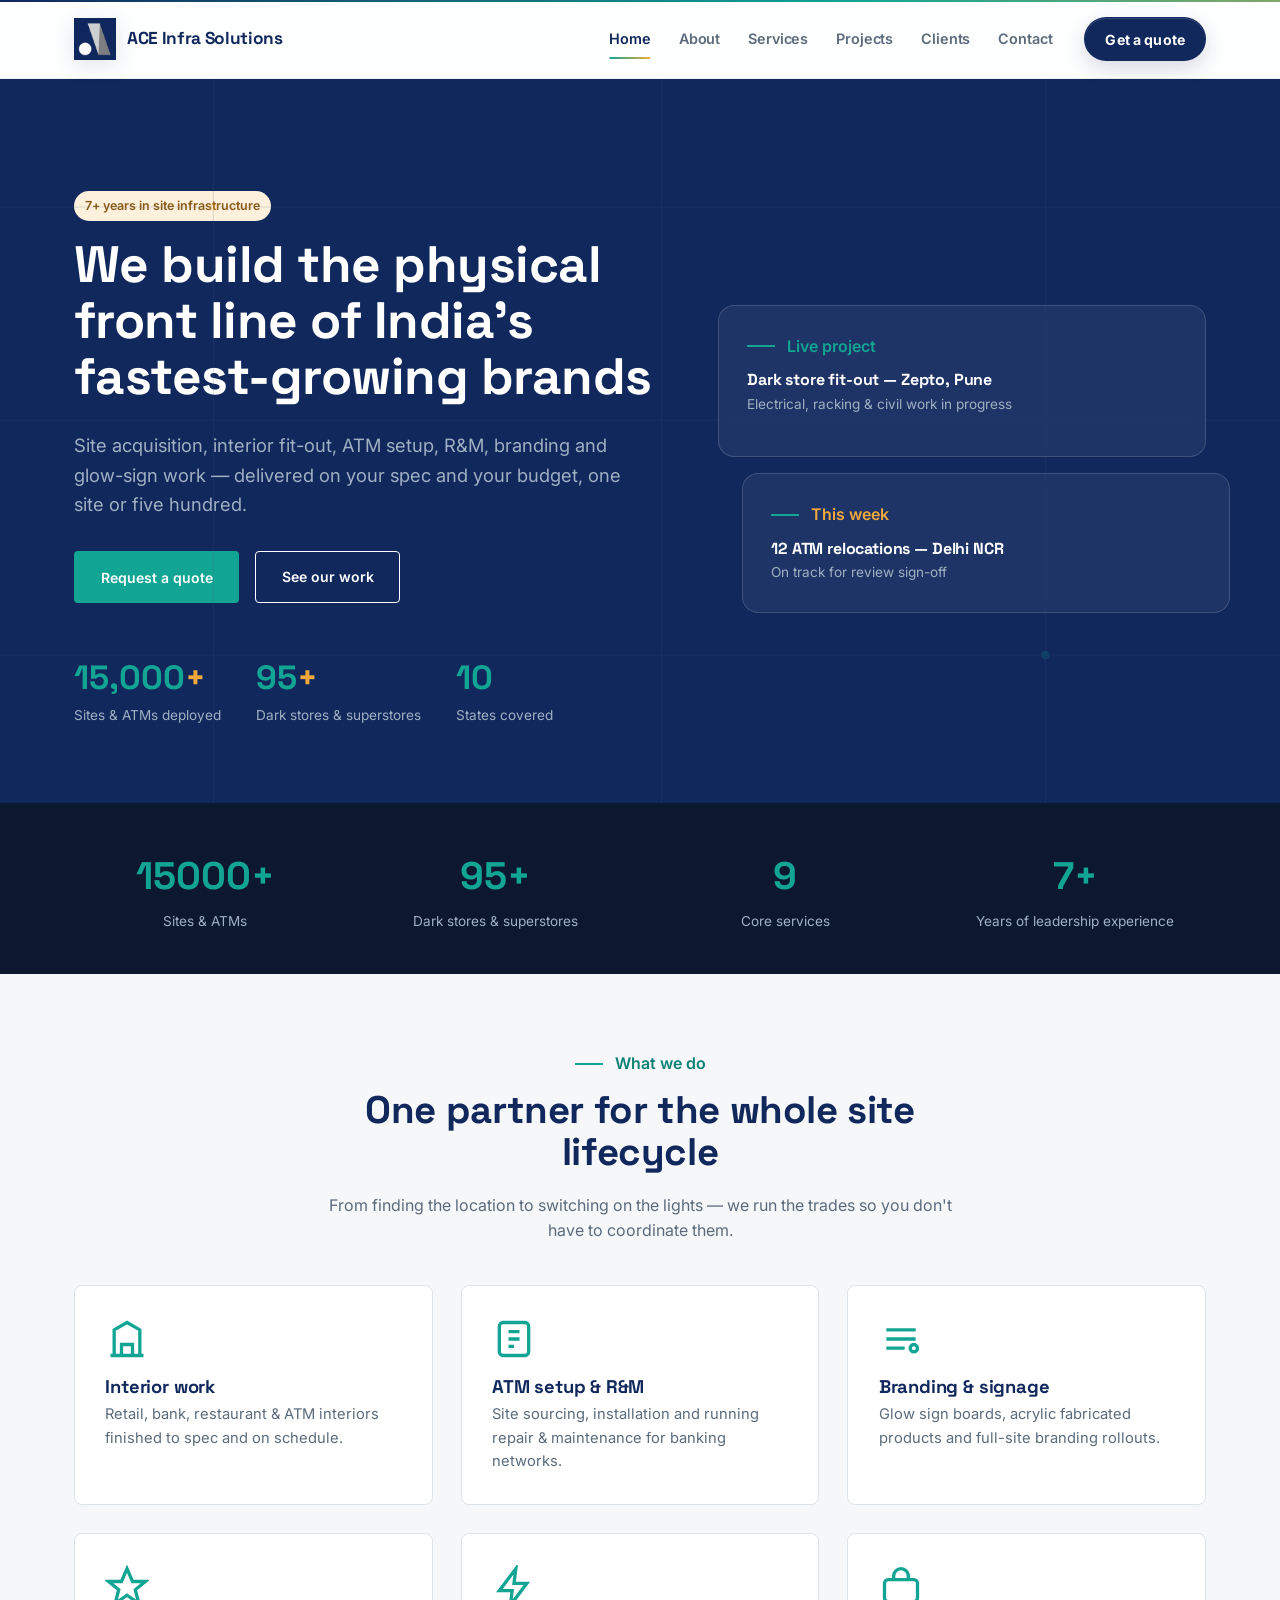
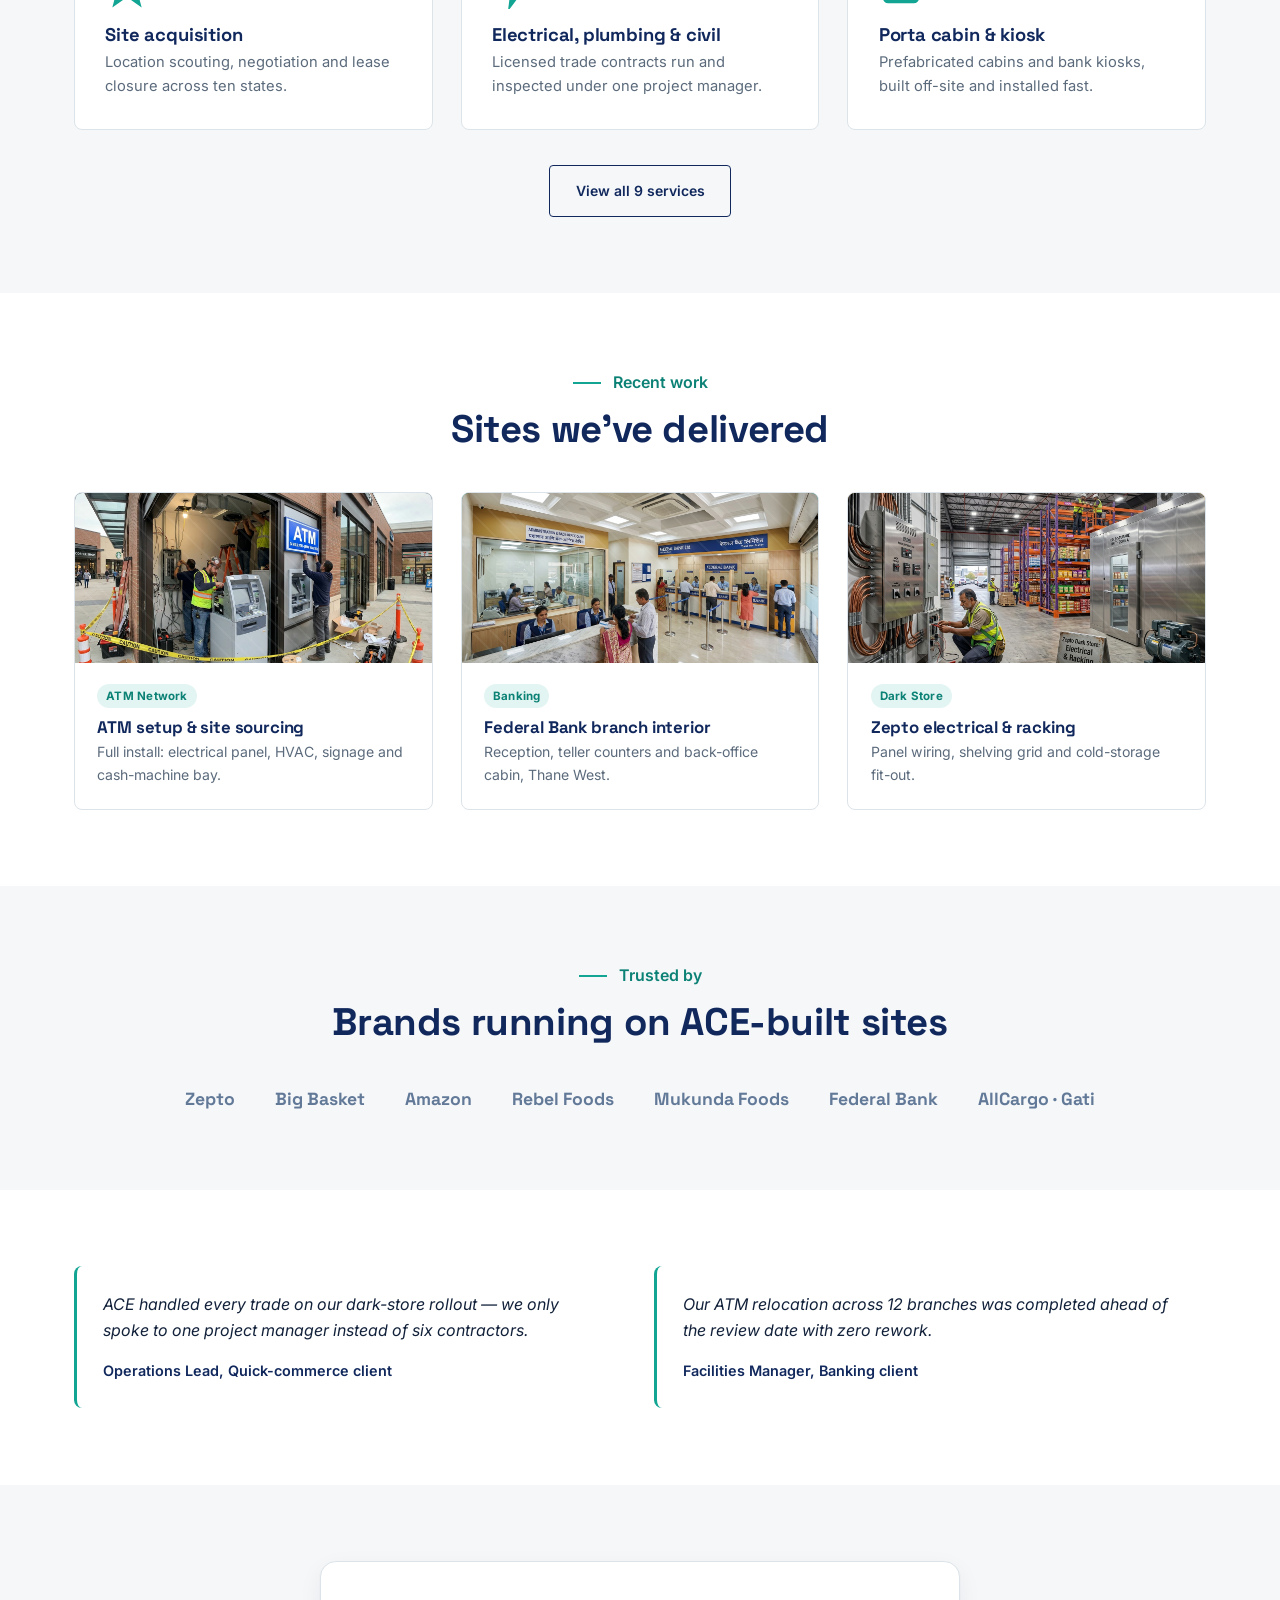
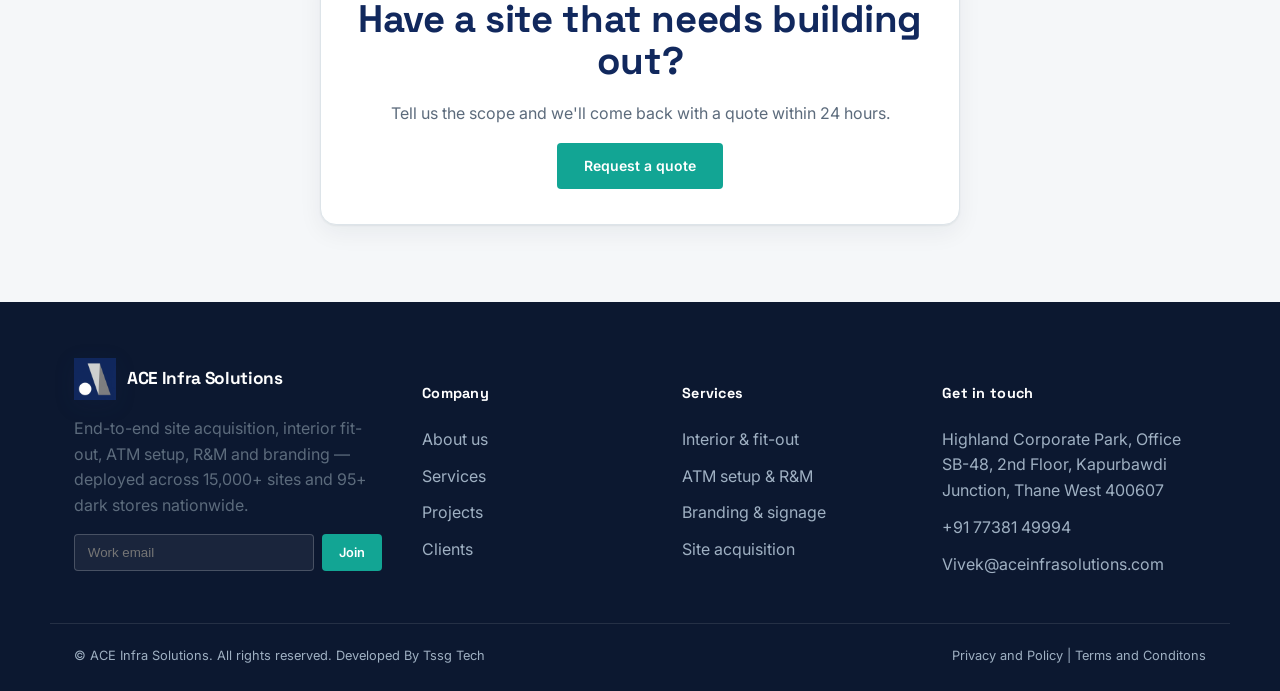
<file: index.html>
<!DOCTYPE html>
<html lang="en">

<head>
  <meta charset="UTF-8">
  <meta name="viewport" content="width=device-width, initial-scale=1">
  <title>ACE Infra Solutions — Site Acquisition, Interior & ATM Fit-out</title>
  <meta name="description"
    content="End-to-end site acquisition, interior fit-out, ATM setup, R&M and branding — deployed across 15,000+ sites and 95+ dark stores nationwide.">
  <link rel="preconnect" href="https://fonts.googleapis.com">
  <link
    href="https://fonts.googleapis.com/css2?family=Space+Grotesk:wght@500;600;700&family=Inter:wght@400;500;600;700&display=swap"
    rel="stylesheet">
  <link rel="stylesheet" href="css/style.css">
</head>

<body>

  <header class="site-header">
  <div class="container nav">

    <a href="index.html" class="brand">
      <img
        width="40"
        height="40"
        src="images/logo.png"
        alt="ACE Infra Solutions"
      >
      ACE Infra Solutions
    </a>

    <nav class="nav-links" id="nav-links">
      <a href="index.html" class="active">Home</a>
      <a href="about.html">About</a>
      <a href="services.html">Services</a>
      <a href="projects.html">Projects</a>
      <a href="clients.html">Clients</a>
      <a href="contact.html">Contact</a>
    </nav>

    <div class="nav-cta">

      <button
        type="button"
        class="btn btn-primary"
        data-open-modal="modal-quote"
      >
        Get a quote
      </button>

      <button
        type="button"
        class="nav-toggle"
        id="nav-toggle"
        aria-label="Open navigation"
        aria-controls="nav-links"
        aria-expanded="false"
      >
        <span></span>
        <span></span>
        <span></span>
      </button>

    </div>

  </div>
</header>

  <section class="hero">
    <svg class="blueprint-lines" viewBox="0 0 1200 700" preserveAspectRatio="none" xmlns="http://www.w3.org/2000/svg">
      <g stroke="#3E5A80" stroke-width="1">
        <line x1="0" y1="120" x2="1200" y2="120" />
        <line x1="0" y1="320" x2="1200" y2="320" />
        <line x1="0" y1="540" x2="1200" y2="540" />
        <line x1="200" y1="0" x2="200" y2="700" />
        <line x1="620" y1="0" x2="620" y2="700" />
        <line x1="980" y1="0" x2="980" y2="700" />
      </g>
      <circle cx="200" cy="120" r="4" fill="#F2A93B" />
      <circle cx="980" cy="540" r="4" fill="#12A594" />
    </svg>
    <div class="container hero-grid">
      <div>
        <div class="badge">7+ years in site infrastructure</div>
        <h1 style="margin-top:1rem">We build the physical front line of India's fastest-growing brands</h1>
        <p class="lead">Site acquisition, interior fit-out, ATM setup, R&amp;M, branding and glow-sign work — delivered
          on your spec and your budget, one site or five hundred.</p>
        <div class="hero-actions">
          <button class="btn btn-primary" data-open-modal="modal-quote">Request a quote</button>
          <a href="projects.html" class="btn btn-outline on-dark">See our work</a>
        </div>
        <div class="hero-stats">
          <div class="hero-stat">
            <div class="num">15,000<span class="plus">+</span></div>
            <div class="lbl">Sites &amp; ATMs deployed</div>
          </div>
          <div class="hero-stat">
            <div class="num">95<span class="plus">+</span></div>
            <div class="lbl">Dark stores &amp; superstores</div>
          </div>
          <div class="hero-stat">
            <div class="num">10</div>
            <div class="lbl">States covered</div>
          </div>
        </div>
      </div>
      <div class="hero-visual">
        <div class="hero-card">
          <div class="eyebrow-line" style="color:#12A594">Live project</div>
          <h4 style="color:#fff;margin-bottom:.3rem">Dark store fit-out — Zepto, Pune</h4>
          <p style="color:#9FB0C2;font-size:.85rem;margin-bottom:.8rem">Electrical, racking &amp; civil work in progress
          </p>
          <div class="progress-track" style="background:rgba(255,255,255,.12)">
            <div class="progress-fill" style="width:68%"></div>
          </div>
        </div>
        <div class="hero-card">
          <div class="eyebrow-line" style="color:#F2A93B">This week</div>
          <h4 style="color:#fff;margin-bottom:.3rem">12 ATM relocations — Delhi NCR</h4>
          <p style="color:#9FB0C2;font-size:.85rem;margin:0">On track for review sign-off</p>
        </div>
      </div>
    </div>
  </section>

  <section class="stat-strip section" style="padding:2.6rem 0">
    <div class="container grid grid-4">
      <div>
        <div class="num">15000+</div>
        <div class="lbl">Sites &amp; ATMs</div>
      </div>
      <div>
        <div class="num">95+</div>
        <div class="lbl">Dark stores &amp; superstores</div>
      </div>
      <div>
        <div class="num">9</div>
        <div class="lbl">Core services</div>
      </div>
      <div>
        <div class="num">7+</div>
        <div class="lbl">Years of leadership experience</div>
      </div>
    </div>
  </section>

  <section class="section">
    <div class="container">
      <div class="section-head center">
        <div class="eyebrow-line" style="justify-content:center">What we do</div>
        <h2>One partner for the whole site lifecycle</h2>
        <p class="center">From finding the location to switching on the lights — we run the trades so you don't have to
          coordinate them.</p>
      </div>
      <div class="grid grid-3">
        <div class="service-card reveal">
          <svg class="icon" viewBox="0 0 24 24" fill="none" stroke="currentColor" stroke-width="1.8">
            <path d="M3 21h18M5 21V7l7-4 7 4v14M9 21v-6h6v6" />
          </svg>
          <h3>Interior work</h3>
          <p>Retail, bank, restaurant &amp; ATM interiors finished to spec and on schedule.</p>
        </div>
        <div class="service-card reveal">
          <svg class="icon" viewBox="0 0 24 24" fill="none" stroke="currentColor" stroke-width="1.8">
            <rect x="4" y="3" width="16" height="18" rx="2" />
            <path d="M9 8h6M9 12h6M9 16h3" />
          </svg>
          <h3>ATM setup &amp; R&amp;M</h3>
          <p>Site sourcing, installation and running repair &amp; maintenance for banking networks.</p>
        </div>
        <div class="service-card reveal">
          <svg class="icon" viewBox="0 0 24 24" fill="none" stroke="currentColor" stroke-width="1.8">
            <path d="M4 7h16M4 12h16M4 17h10" />
            <circle cx="19" cy="17" r="2" />
          </svg>
          <h3>Branding &amp; signage</h3>
          <p>Glow sign boards, acrylic fabricated products and full-site branding rollouts.</p>
        </div>
        <div class="service-card reveal">
          <svg class="icon" viewBox="0 0 24 24" fill="none" stroke="currentColor" stroke-width="1.8">
            <path d="M12 2l3 7h7l-5.5 4.5L18.5 21 12 16.5 5.5 21l2-7.5L2 9h7z" />
          </svg>
          <h3>Site acquisition</h3>
          <p>Location scouting, negotiation and lease closure across ten states.</p>
        </div>
        <div class="service-card reveal">
          <svg class="icon" viewBox="0 0 24 24" fill="none" stroke="currentColor" stroke-width="1.8">
            <path d="M13 2L4 14h7l-1 8 9-12h-7z" />
          </svg>
          <h3>Electrical, plumbing &amp; civil</h3>
          <p>Licensed trade contracts run and inspected under one project manager.</p>
        </div>
        <div class="service-card reveal">
          <svg class="icon" viewBox="0 0 24 24" fill="none" stroke="currentColor" stroke-width="1.8">
            <rect x="3" y="8" width="18" height="12" rx="2" />
            <path d="M8 8V6a4 4 0 018 0v2" />
          </svg>
          <h3>Porta cabin &amp; kiosk</h3>
          <p>Prefabricated cabins and bank kiosks, built off-site and installed fast.</p>
        </div>
      </div>
      <div class="center" style="margin-top:2.2rem"><a href="services.html" class="btn btn-outline">View all 9
          services</a></div>
    </div>
  </section>

  <section class="section section-alt">
    <div class="container">
      <div class="section-head center">
        <div class="eyebrow-line" style="justify-content:center">Recent work</div>
        <h2>Sites we've delivered</h2>
      </div>
      <div class="grid grid-3">
        <div class="project-card reveal" onclick="location.href='projects.html'">
          <div class="project-thumb" style="background:linear-gradient(135deg,#12213A,#1F3A5C)">
            <img src="images/atm.png" alt="">
          </div>
          <div class="project-body"><span class="project-tag">ATM Network</span>
            <h4>ATM setup &amp; site sourcing</h4>
            <p>Full install: electrical panel, HVAC, signage and cash-machine bay.</p>
          </div>
        </div>
        <div class="project-card reveal" onclick="location.href='projects.html'">
          <div class="project-thumb" style="background:linear-gradient(135deg,#0C8175,#12A594)">
            <img src="images/bank.png" alt="">
          </div>
          <div class="project-body"><span class="project-tag">Banking</span>
            <h4>Federal Bank branch interior</h4>
            <p>Reception, teller counters and back-office cabin, Thane West.</p>
          </div>
        </div>
        <div class="project-card reveal" onclick="location.href='projects.html'">
          <div class="project-thumb" style="background:linear-gradient(135deg,#8A5A16,#F2A93B)">
            <img src="images/dark-store.png" alt="">
          </div>
          <div class="project-body"><span class="project-tag">Dark Store</span>
            <h4>Zepto electrical &amp; racking</h4>
            <p>Panel wiring, shelving grid and cold-storage fit-out.</p>
          </div>
        </div>
      </div>
    </div>
  </section>

  <section class="section">
    <div class="container">
      <div class="section-head center">
        <div class="eyebrow-line" style="justify-content:center">Trusted by</div>
        <h2>Brands running on ACE-built sites</h2>
      </div>
      <div class="client-strip">
        <span class="client-logo">Zepto</span><span class="client-logo">Big Basket</span><span
          class="client-logo">Amazon</span>
        <span class="client-logo">Rebel Foods</span><span class="client-logo">Mukunda Foods</span><span
          class="client-logo">Federal Bank</span><span class="client-logo">AllCargo · Gati</span>
      </div>
    </div>
  </section>

  <section class="section section-alt">
    <div class="container">
      <div class="grid grid-2">
        <div class="testimonial reveal">
          <p>ACE handled every trade on our dark-store rollout — we only spoke to one project manager instead of six
            contractors.</p>
          <div class="who">Operations Lead, Quick-commerce client</div>
        </div>
        <div class="testimonial reveal">
          <p>Our ATM relocation across 12 branches was completed ahead of the review date with zero rework.</p>
          <div class="who">Facilities Manager, Banking client</div>
        </div>
      </div>
    </div>
  </section>

  <section class="section">
    <div class="container form-card center" style="max-width:640px">
      <h2>Have a site that needs building out?</h2>
      <p class="center">Tell us the scope and we'll come back with a quote within 24 hours.</p>
      <button class="btn btn-primary" data-open-modal="modal-quote">Request a quote</button>
    </div>
  </section>

  <footer class="site-footer">
    <div class="container footer-grid">
      <div>
        <div class="brand" style="color:#fff;margin-bottom:1rem">
          <img width="40" height="40" src="images/logo.png" alt="">
          ACE Infra Solutions
        </div>
        <p style="max-width:32ch">End-to-end site acquisition, interior fit-out, ATM setup, R&amp;M and branding —
          deployed across 15,000+ sites and 95+ dark stores nationwide.</p>
        <form id="newsletter-form" style="display:flex;gap:.5rem;margin-top:1rem;max-width:340px">
          <input type="email" required placeholder="Work email"
            style="flex:1;padding:.6rem .8rem;border-radius:4px;border:1px solid rgba(255,255,255,.2);background:rgba(255,255,255,.06);color:#fff">
          <button class="btn btn-primary btn-sm" type="submit">Join</button>
        </form>
      </div>
      <div>
        <h5>Company</h5>
        <ul>
          <li><a href="about.html">About us</a></li>
          <li><a href="services.html">Services</a></li>
          <li><a href="projects.html">Projects</a></li>
          <li><a href="clients.html">Clients</a></li>
        </ul>
      </div>
      <div>
        <h5>Services</h5>
        <ul>
          <li><a href="services.html#interior">Interior &amp; fit-out</a></li>
          <li><a href="services.html#atm">ATM setup &amp; R&amp;M</a></li>
          <li><a href="services.html#branding">Branding &amp; signage</a></li>
          <li><a href="services.html#acquisition">Site acquisition</a></li>
        </ul>
      </div>
      <div>
        <h5>Get in touch</h5>
        <ul>
          <li>Highland Corporate Park, Office SB-48, 2nd Floor, Kapurbawdi Junction, Thane West 400607</li>
          <li>+91 77381 49994</li>
          <li>Vivek@aceinfrasolutions.com</li>
        </ul>
      </div>
    </div>
    <div class="container footer-bottom">
      <span>&copy; <span data-year></span> ACE Infra Solutions. All rights reserved. Developed By <a href="https://tssgtech.com/">Tssg Tech</a></span>
      <span><a href="privacy-policy.html">Privacy and Policy</a> | <a href="terms-conditions.html">Terms and Conditons</a></span>
    </div>
  </footer>

  <div class="modal-overlay" id="modal-quote">
    <div class="modal" role="dialog" aria-modal="true" aria-labelledby="quote-title">
      <button class="modal-close" data-close-modal aria-label="Close">&times;</button>
      <h3 id="quote-title">Request a project quote</h3>
      <p class="modal-sub">Tell us about the site and we'll respond within 24 hours.</p>
      <form data-quote-form>
        <div class="form-row">
          <div class="form-field"><label>Full name</label><input name="name" required></div>
          <div class="form-field"><label>Company</label><input name="company"></div>
        </div>
        <div class="form-row">
          <div class="form-field"><label>Service needed</label>
            <select name="service">
              <option>Interior Work</option>
              <option>ATM Setup &amp; R&amp;M</option>
              <option>Site Acquisition</option>
              <option>Branding &amp; Glow Sign</option>
              <option>Cloud Kitchen Fit-out</option>
              <option>Electrical / Plumbing / Civil</option>
            </select>
          </div>
          <div class="form-field"><label>City</label><input name="city" required></div>
        </div>
        <div class="form-field"><label>Project details</label><textarea name="message" rows="3"
            placeholder="Number of sites, timeline, budget..."></textarea></div>
        <button class="btn btn-primary btn-block" type="submit">Submit request</button>
      </form>
    </div>
  </div>

  <script src="js/main.js"></script>
</body>

</html>
</file>
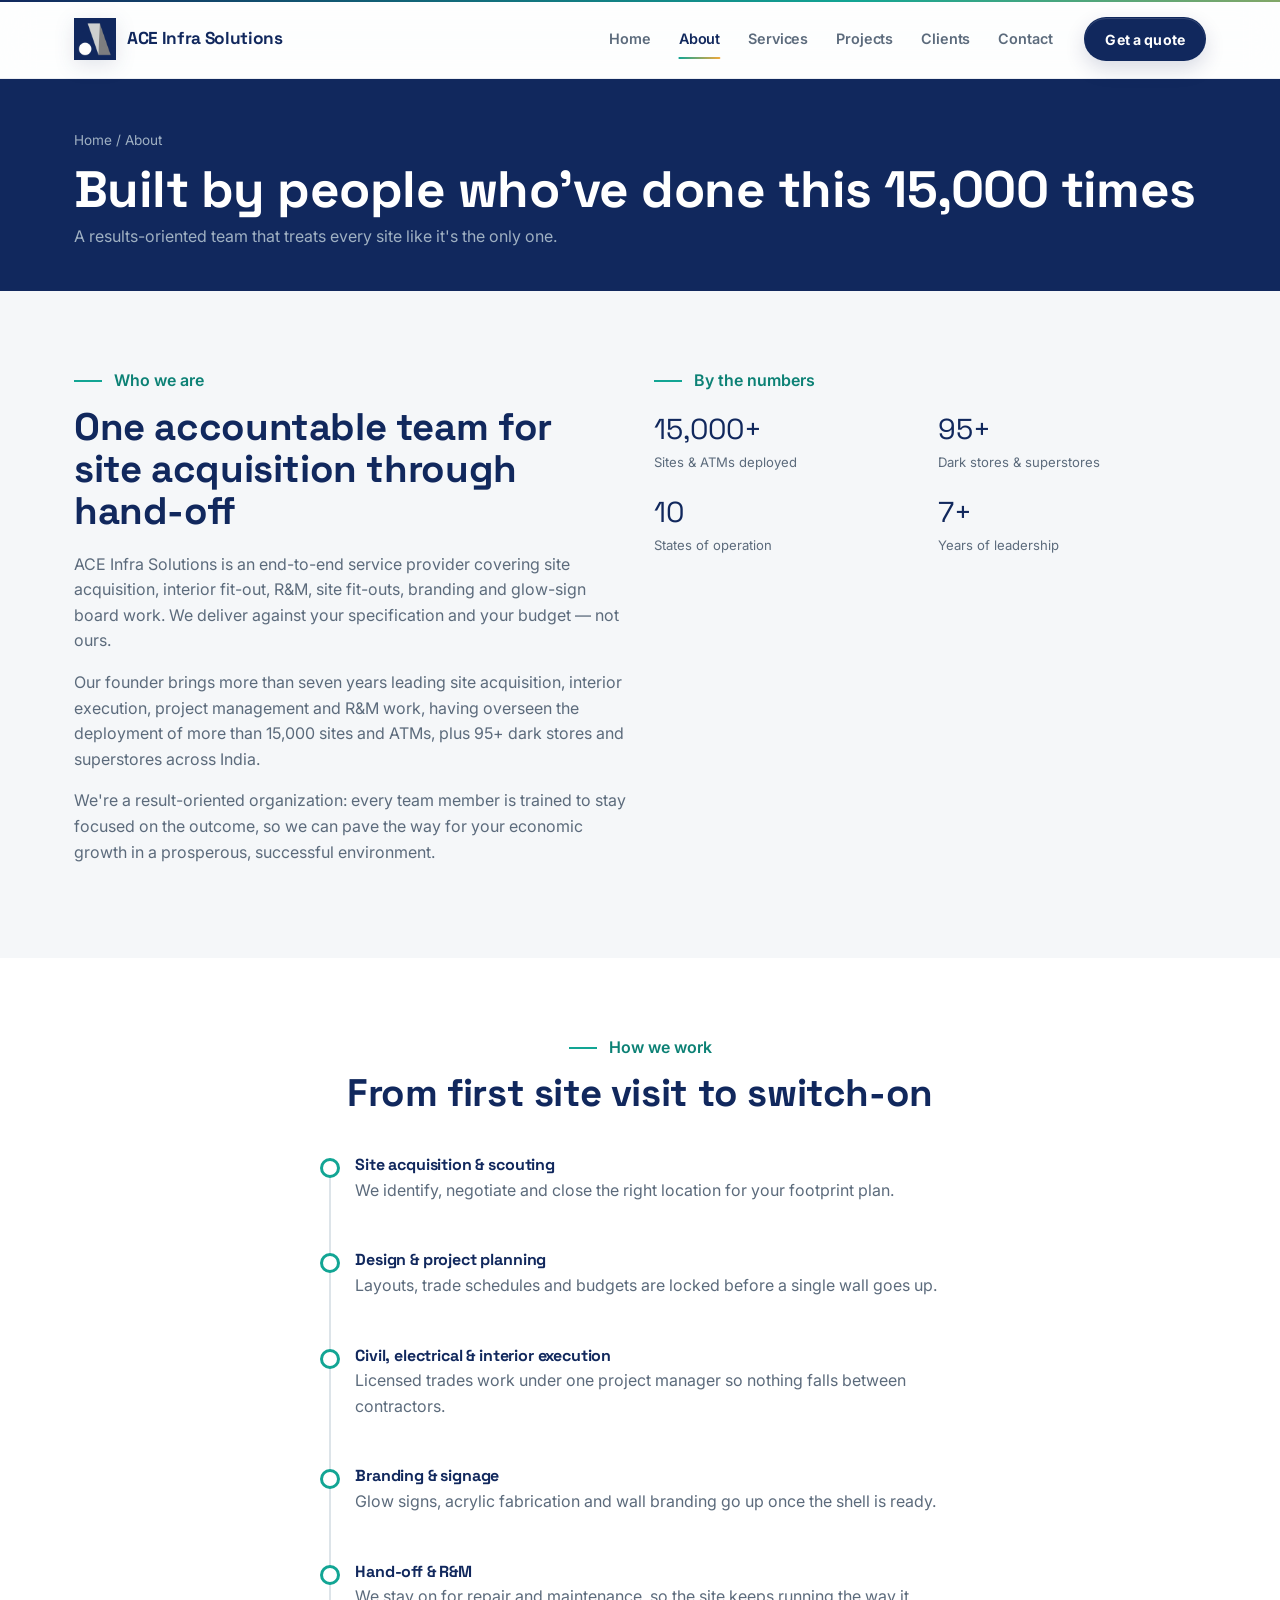
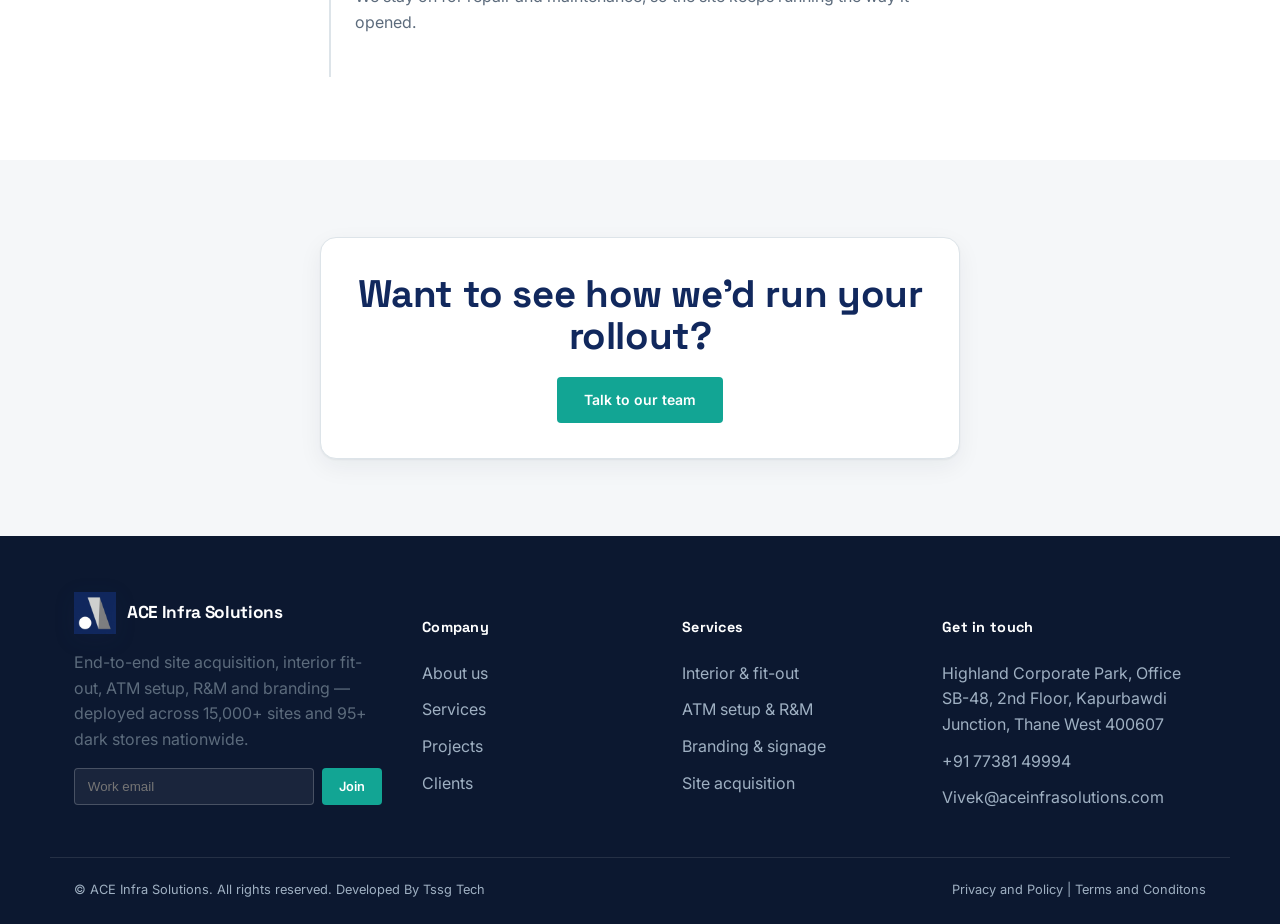
<file: about.html>
<!DOCTYPE html>
<html lang="en">
<head>
<meta charset="UTF-8">
<meta name="viewport" content="width=device-width, initial-scale=1">
<title>About Us — ACE Infra Solutions</title>
<meta name="description" content="7+ years deploying site infrastructure across India — 15,000+ sites, 95+ dark stores, one accountable team.">
<link rel="preconnect" href="https://fonts.googleapis.com">
<link href="https://fonts.googleapis.com/css2?family=Space+Grotesk:wght@500;600;700&family=Inter:wght@400;500;600;700&display=swap" rel="stylesheet">
<link rel="stylesheet" href="css/style.css">
</head>
<body>

<header class="site-header">
  <div class="container nav">
    <a href="index.html" class="brand">
      <img width="40" height="40" src="images/logo.png" alt="">
      ACE Infra Solutions
    </a>
    <nav class="nav-links" id="nav-links">
      <a href="index.html">Home</a>
      <a href="about.html" class="active">About</a>
      <a href="services.html">Services</a>
      <a href="projects.html">Projects</a>
      <a href="clients.html">Clients</a>
      <a href="contact.html">Contact</a>
    </nav>
    <div class="nav-cta">
      <!-- <a href="login.html" class="btn btn-outline" data-auth-link>Client login</a> -->
      <button class="btn btn-primary" data-open-modal="modal-quote">Get a quote</button>
      <button class="nav-toggle" id="nav-toggle" aria-label="Menu"><span></span><span></span><span></span></button>
    </div>
  </div>
</header>

<section class="page-head">
  <div class="container">
    <div class="crumb"><a href="index.html">Home</a> / About</div>
    <h1>Built by people who've done this 15,000 times</h1>
    <p>A results-oriented team that treats every site like it's the only one.</p>
  </div>
</section>

<section class="section">
  <div class="container grid grid-2">
    <div class="reveal">
      <div class="eyebrow-line">Who we are</div>
      <h2>One accountable team for site acquisition through hand-off</h2>
      <p>ACE Infra Solutions is an end-to-end service provider covering site acquisition, interior fit-out, R&amp;M, site fit-outs, branding and glow-sign board work. We deliver against your specification and your budget — not ours.</p>
      <p>Our founder brings more than seven years leading site acquisition, interior execution, project management and R&amp;M work, having overseen the deployment of more than 15,000 sites and ATMs, plus 95+ dark stores and superstores across India.</p>
      <p>We're a result-oriented organization: every team member is trained to stay focused on the outcome, so we can pave the way for your economic growth in a prosperous, successful environment.</p>
    </div>
    <div class="reveal">
      <div class="panel" style="margin-bottom:1.2rem">
        <div class="eyebrow-line">By the numbers</div>
        <div class="grid grid-2" style="gap:1rem">
          <div><div style="font-family:var(--font-display);font-size:1.8rem;color:var(--color-primary)">15,000+</div><div class="muted" style="font-size:.82rem">Sites &amp; ATMs deployed</div></div>
          <div><div style="font-family:var(--font-display);font-size:1.8rem;color:var(--color-primary)">95+</div><div class="muted" style="font-size:.82rem">Dark stores &amp; superstores</div></div>
          <div><div style="font-family:var(--font-display);font-size:1.8rem;color:var(--color-primary)">10</div><div class="muted" style="font-size:.82rem">States of operation</div></div>
          <div><div style="font-family:var(--font-display);font-size:1.8rem;color:var(--color-primary)">7+</div><div class="muted" style="font-size:.82rem">Years of leadership</div></div>
        </div>
      </div>
    </div>
  </div>
</section>

<section class="section section-alt">
  <div class="container">
    <div class="section-head center">
      <div class="eyebrow-line" style="justify-content:center">How we work</div>
      <h2>From first site visit to switch-on</h2>
    </div>
    <div class="timeline reveal" style="max-width:640px;margin:0 auto">
      <div class="timeline-item"><h4>Site acquisition &amp; scouting</h4><p>We identify, negotiate and close the right location for your footprint plan.</p></div>
      <div class="timeline-item"><h4>Design &amp; project planning</h4><p>Layouts, trade schedules and budgets are locked before a single wall goes up.</p></div>
      <div class="timeline-item"><h4>Civil, electrical &amp; interior execution</h4><p>Licensed trades work under one project manager so nothing falls between contractors.</p></div>
      <div class="timeline-item"><h4>Branding &amp; signage</h4><p>Glow signs, acrylic fabrication and wall branding go up once the shell is ready.</p></div>
      <div class="timeline-item"><h4>Hand-off &amp; R&amp;M</h4><p>We stay on for repair and maintenance, so the site keeps running the way it opened.</p></div>
    </div>
  </div>
</section>

<section class="section">
  <div class="container form-card center" style="max-width:640px">
    <h2>Want to see how we'd run your rollout?</h2>
    <button class="btn btn-primary" data-open-modal="modal-quote">Talk to our team</button>
  </div>
</section>

<footer class="site-footer">
  <div class="container footer-grid">
    <div>
      <div class="brand" style="color:#fff;margin-bottom:1rem">
        <img width="40" height="40" src="images/logo.png" alt="">
        ACE Infra Solutions
      </div>
      <p style="max-width:32ch">End-to-end site acquisition, interior fit-out, ATM setup, R&amp;M and branding — deployed across 15,000+ sites and 95+ dark stores nationwide.</p>
      <form id="newsletter-form" style="display:flex;gap:.5rem;margin-top:1rem;max-width:340px">
        <input type="email" required placeholder="Work email" style="flex:1;padding:.6rem .8rem;border-radius:4px;border:1px solid rgba(255,255,255,.2);background:rgba(255,255,255,.06);color:#fff">
        <button class="btn btn-primary btn-sm" type="submit">Join</button>
      </form>
    </div>
    <div><h5>Company</h5><ul><li><a href="about.html">About us</a></li><li><a href="services.html">Services</a></li><li><a href="projects.html">Projects</a></li><li><a href="clients.html">Clients</a></li></ul></div>
    <div><h5>Services</h5><ul><li><a href="services.html#interior">Interior &amp; fit-out</a></li><li><a href="services.html#atm">ATM setup &amp; R&amp;M</a></li><li><a href="services.html#branding">Branding &amp; signage</a></li><li><a href="services.html#acquisition">Site acquisition</a></li></ul></div>
    <div><h5>Get in touch</h5><ul><li>Highland Corporate Park, Office SB-48, 2nd Floor, Kapurbawdi Junction, Thane West 400607</li><li>+91 77381 49994</li><li>Vivek@aceinfrasolutions.com</li></ul></div>
  </div>
  <div class="container footer-bottom">
    <span>&copy; <span data-year></span> ACE Infra Solutions. All rights reserved. Developed By <a href="https://tssgtech.com/">Tssg Tech</a></span>
    <span><a href="privacy-policy.html">Privacy and Policy</a> | <a href="terms-conditions.html">Terms and Conditons</a></span>
  </div>
</footer>

<div class="modal-overlay" id="modal-quote">
  <div class="modal" role="dialog" aria-modal="true" aria-labelledby="quote-title">
    <button class="modal-close" data-close-modal aria-label="Close">&times;</button>
    <h3 id="quote-title">Request a project quote</h3>
    <p class="modal-sub">Tell us about the site and we'll respond within 24 hours.</p>
    <form data-quote-form>
      <div class="form-row">
        <div class="form-field"><label>Full name</label><input name="name" required></div>
        <div class="form-field"><label>Company</label><input name="company"></div>
      </div>
      <div class="form-row">
        <div class="form-field"><label>Service needed</label>
          <select name="service">
            <option>Interior Work</option><option>ATM Setup &amp; R&amp;M</option><option>Site Acquisition</option>
            <option>Branding &amp; Glow Sign</option><option>Cloud Kitchen Fit-out</option><option>Electrical / Plumbing / Civil</option>
          </select>
        </div>
        <div class="form-field"><label>City</label><input name="city" required></div>
      </div>
      <div class="form-field"><label>Project details</label><textarea name="message" rows="3"></textarea></div>
      <button class="btn btn-primary btn-block" type="submit">Submit request</button>
    </form>
  </div>
</div>

<script src="js/main.js"></script>
</body>
</html>
</file>
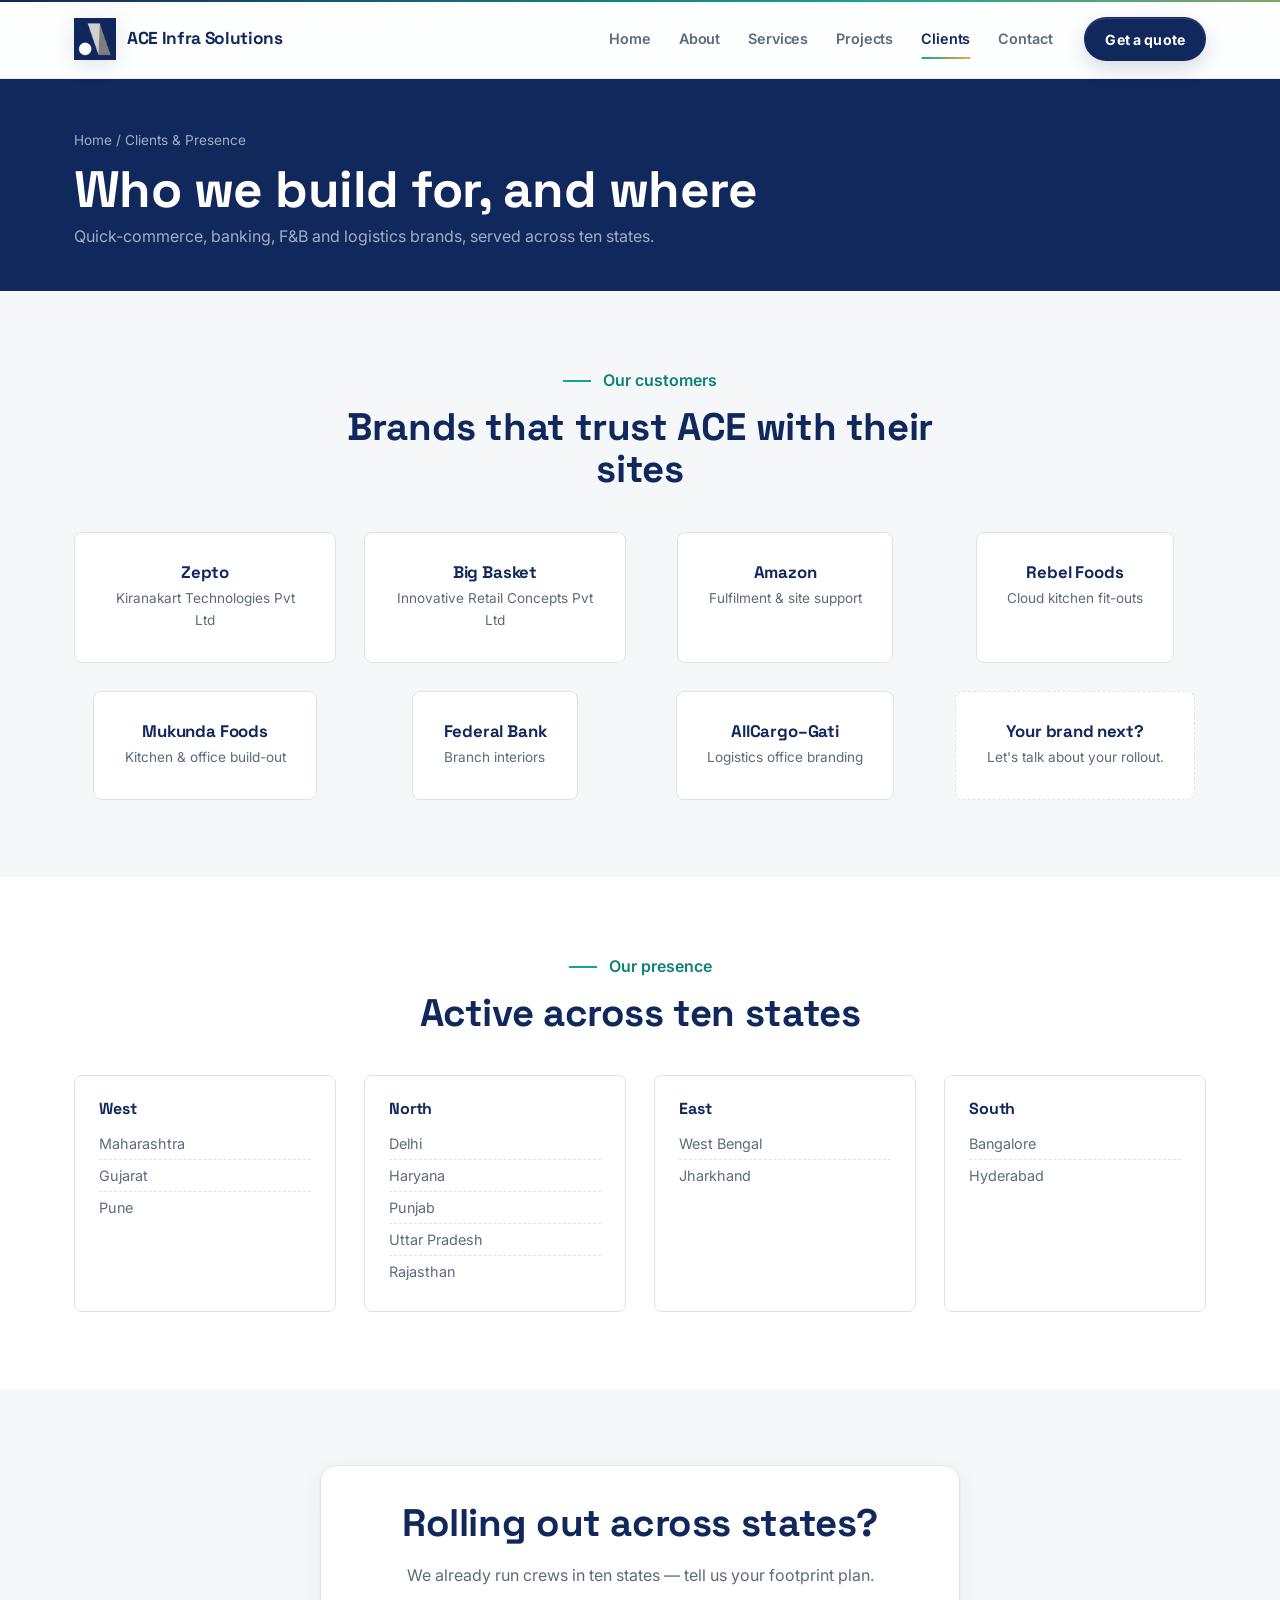
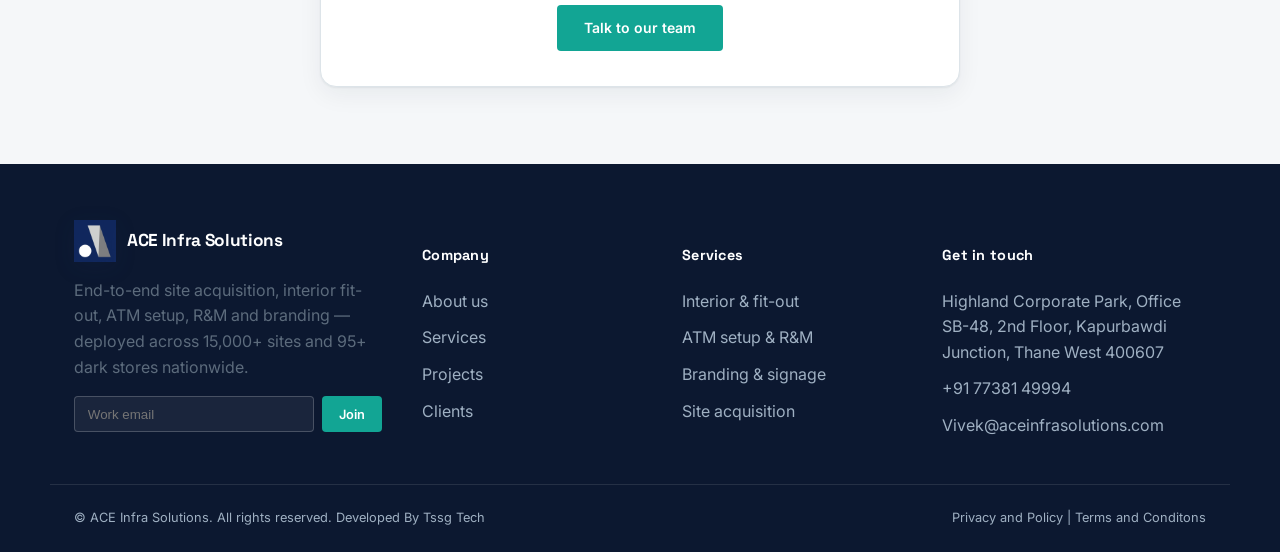
<file: clients.html>
<!DOCTYPE html>
<html lang="en">
<head>
<meta charset="UTF-8">
<meta name="viewport" content="width=device-width, initial-scale=1">
<title>Clients & Presence — ACE Infra Solutions</title>
<meta name="description" content="Zepto, Big Basket, Amazon, Rebel Foods, Mukunda Foods, Federal Bank and AllCargo-Gati — plus our footprint across ten states.">
<link rel="preconnect" href="https://fonts.googleapis.com">
<link href="https://fonts.googleapis.com/css2?family=Space+Grotesk:wght@500;600;700&family=Inter:wght@400;500;600;700&display=swap" rel="stylesheet">
<link rel="stylesheet" href="css/style.css">
</head>
<body>

<header class="site-header">
  <div class="container nav">
    <a href="index.html" class="brand">
      <img width="40" height="40" src="images/logo.png" alt="">
      ACE Infra Solutions
    </a>
    <nav class="nav-links" id="nav-links">
      <a href="index.html">Home</a>
      <a href="about.html">About</a>
      <a href="services.html">Services</a>
      <a href="projects.html">Projects</a>
      <a href="clients.html" class="active">Clients</a>
      <a href="contact.html">Contact</a>
    </nav>
    <div class="nav-cta">
      <!-- <a href="login.html" class="btn btn-outline" data-auth-link>Client login</a> -->
      <button class="btn btn-primary" data-open-modal="modal-quote">Get a quote</button>
      <button class="nav-toggle" id="nav-toggle" aria-label="Menu"><span></span><span></span><span></span></button>
    </div>
  </div>
</header>

<section class="page-head">
  <div class="container">
    <div class="crumb"><a href="index.html">Home</a> / Clients &amp; Presence</div>
    <h1>Who we build for, and where</h1>
    <p>Quick-commerce, banking, F&amp;B and logistics brands, served across ten states.</p>
  </div>
</section>

<section class="section">
  <div class="container">
    <div class="section-head center">
      <div class="eyebrow-line" style="justify-content:center">Our customers</div>
      <h2>Brands that trust ACE with their sites</h2>
    </div>
    <div class="grid grid-4">
      <div class="service-card reveal center"><h3 style="font-size:1.05rem">Zepto</h3><p style="font-size:.85rem">Kiranakart Technologies Pvt Ltd</p></div>
      <div class="service-card reveal center"><h3 style="font-size:1.05rem">Big Basket</h3><p style="font-size:.85rem">Innovative Retail Concepts Pvt Ltd</p></div>
      <div class="service-card reveal center"><h3 style="font-size:1.05rem">Amazon</h3><p style="font-size:.85rem">Fulfilment &amp; site support</p></div>
      <div class="service-card reveal center"><h3 style="font-size:1.05rem">Rebel Foods</h3><p style="font-size:.85rem">Cloud kitchen fit-outs</p></div>
      <div class="service-card reveal center"><h3 style="font-size:1.05rem">Mukunda Foods</h3><p style="font-size:.85rem">Kitchen &amp; office build-out</p></div>
      <div class="service-card reveal center"><h3 style="font-size:1.05rem">Federal Bank</h3><p style="font-size:.85rem">Branch interiors</p></div>
      <div class="service-card reveal center"><h3 style="font-size:1.05rem">AllCargo–Gati</h3><p style="font-size:.85rem">Logistics office branding</p></div>
      <div class="service-card reveal center" style="border-style:dashed"><h3 style="font-size:1.05rem">Your brand next?</h3><p style="font-size:.85rem">Let's talk about your rollout.</p></div>
    </div>
  </div>
</section>

<section class="section section-alt">
  <div class="container">
    <div class="section-head center">
      <div class="eyebrow-line" style="justify-content:center">Our presence</div>
      <h2>Active across ten states</h2>
    </div>
    <div class="grid grid-4">
      <div class="region-card reveal">
        <h4>West</h4>
        <ul><li>Maharashtra</li><li>Gujarat</li><li>Pune</li></ul>
      </div>
      <div class="region-card reveal">
        <h4>North</h4>
        <ul><li>Delhi</li><li>Haryana</li><li>Punjab</li><li>Uttar Pradesh</li><li>Rajasthan</li></ul>
      </div>
      <div class="region-card reveal">
        <h4>East</h4>
        <ul><li>West Bengal</li><li>Jharkhand</li></ul>
      </div>
      <div class="region-card reveal">
        <h4>South</h4>
        <ul><li>Bangalore</li><li>Hyderabad</li></ul>
      </div>
    </div>
  </div>
</section>

<section class="section">
  <div class="container form-card center" style="max-width:640px">
    <h2>Rolling out across states?</h2>
    <p class="center">We already run crews in ten states — tell us your footprint plan.</p>
    <button class="btn btn-primary" data-open-modal="modal-quote">Talk to our team</button>
  </div>
</section>

<footer class="site-footer">
  <div class="container footer-grid">
    <div>
      <div class="brand" style="color:#fff;margin-bottom:1rem">
        <img width="40" height="40" src="images/logo.png" alt="">
        ACE Infra Solutions
      </div>
      <p style="max-width:32ch">End-to-end site acquisition, interior fit-out, ATM setup, R&amp;M and branding — deployed across 15,000+ sites and 95+ dark stores nationwide.</p>
      <form id="newsletter-form" style="display:flex;gap:.5rem;margin-top:1rem;max-width:340px">
        <input type="email" required placeholder="Work email" style="flex:1;padding:.6rem .8rem;border-radius:4px;border:1px solid rgba(255,255,255,.2);background:rgba(255,255,255,.06);color:#fff">
        <button class="btn btn-primary btn-sm" type="submit">Join</button>
      </form>
    </div>
    <div><h5>Company</h5><ul><li><a href="about.html">About us</a></li><li><a href="services.html">Services</a></li><li><a href="projects.html">Projects</a></li><li><a href="clients.html">Clients</a></li></ul></div>
    <div><h5>Services</h5><ul><li><a href="services.html#interior">Interior &amp; fit-out</a></li><li><a href="services.html#atm">ATM setup &amp; R&amp;M</a></li><li><a href="services.html#branding">Branding &amp; signage</a></li><li><a href="services.html#acquisition">Site acquisition</a></li></ul></div>
    <div><h5>Get in touch</h5><ul><li>Highland Corporate Park, Office SB-48, 2nd Floor, Kapurbawdi Junction, Thane West 400607</li><li>+91 77381 49994</li><li>Vivek@aceinfrasolutions.com</li></ul></div>
  </div>
  <div class="container footer-bottom">
    <span>&copy; <span data-year></span> ACE Infra Solutions. All rights reserved. Developed By <a href="https://tssgtech.com/">Tssg Tech</a></span>
    <span><a href="privacy-policy.html">Privacy and Policy</a> | <a href="terms-conditions.html">Terms and Conditons</a></span>
  </div>
</footer>

<div class="modal-overlay" id="modal-quote">
  <div class="modal" role="dialog" aria-modal="true" aria-labelledby="quote-title">
    <button class="modal-close" data-close-modal aria-label="Close">&times;</button>
    <h3 id="quote-title">Request a project quote</h3>
    <p class="modal-sub">Tell us about the site and we'll respond within 24 hours.</p>
    <form data-quote-form>
      <div class="form-row">
        <div class="form-field"><label>Full name</label><input name="name" required></div>
        <div class="form-field"><label>Company</label><input name="company"></div>
      </div>
      <div class="form-row">
        <div class="form-field"><label>Service needed</label>
          <select name="service">
            <option>Interior Work</option><option>ATM Setup &amp; R&amp;M</option><option>Site Acquisition</option>
            <option>Branding &amp; Glow Sign</option><option>Cloud Kitchen Fit-out</option><option>Electrical / Plumbing / Civil</option>
          </select>
        </div>
        <div class="form-field"><label>City</label><input name="city" required></div>
      </div>
      <div class="form-field"><label>Project details</label><textarea name="message" rows="3"></textarea></div>
      <button class="btn btn-primary btn-block" type="submit">Submit request</button>
    </form>
  </div>
</div>

<script src="js/main.js"></script>
</body>
</html>
</file>
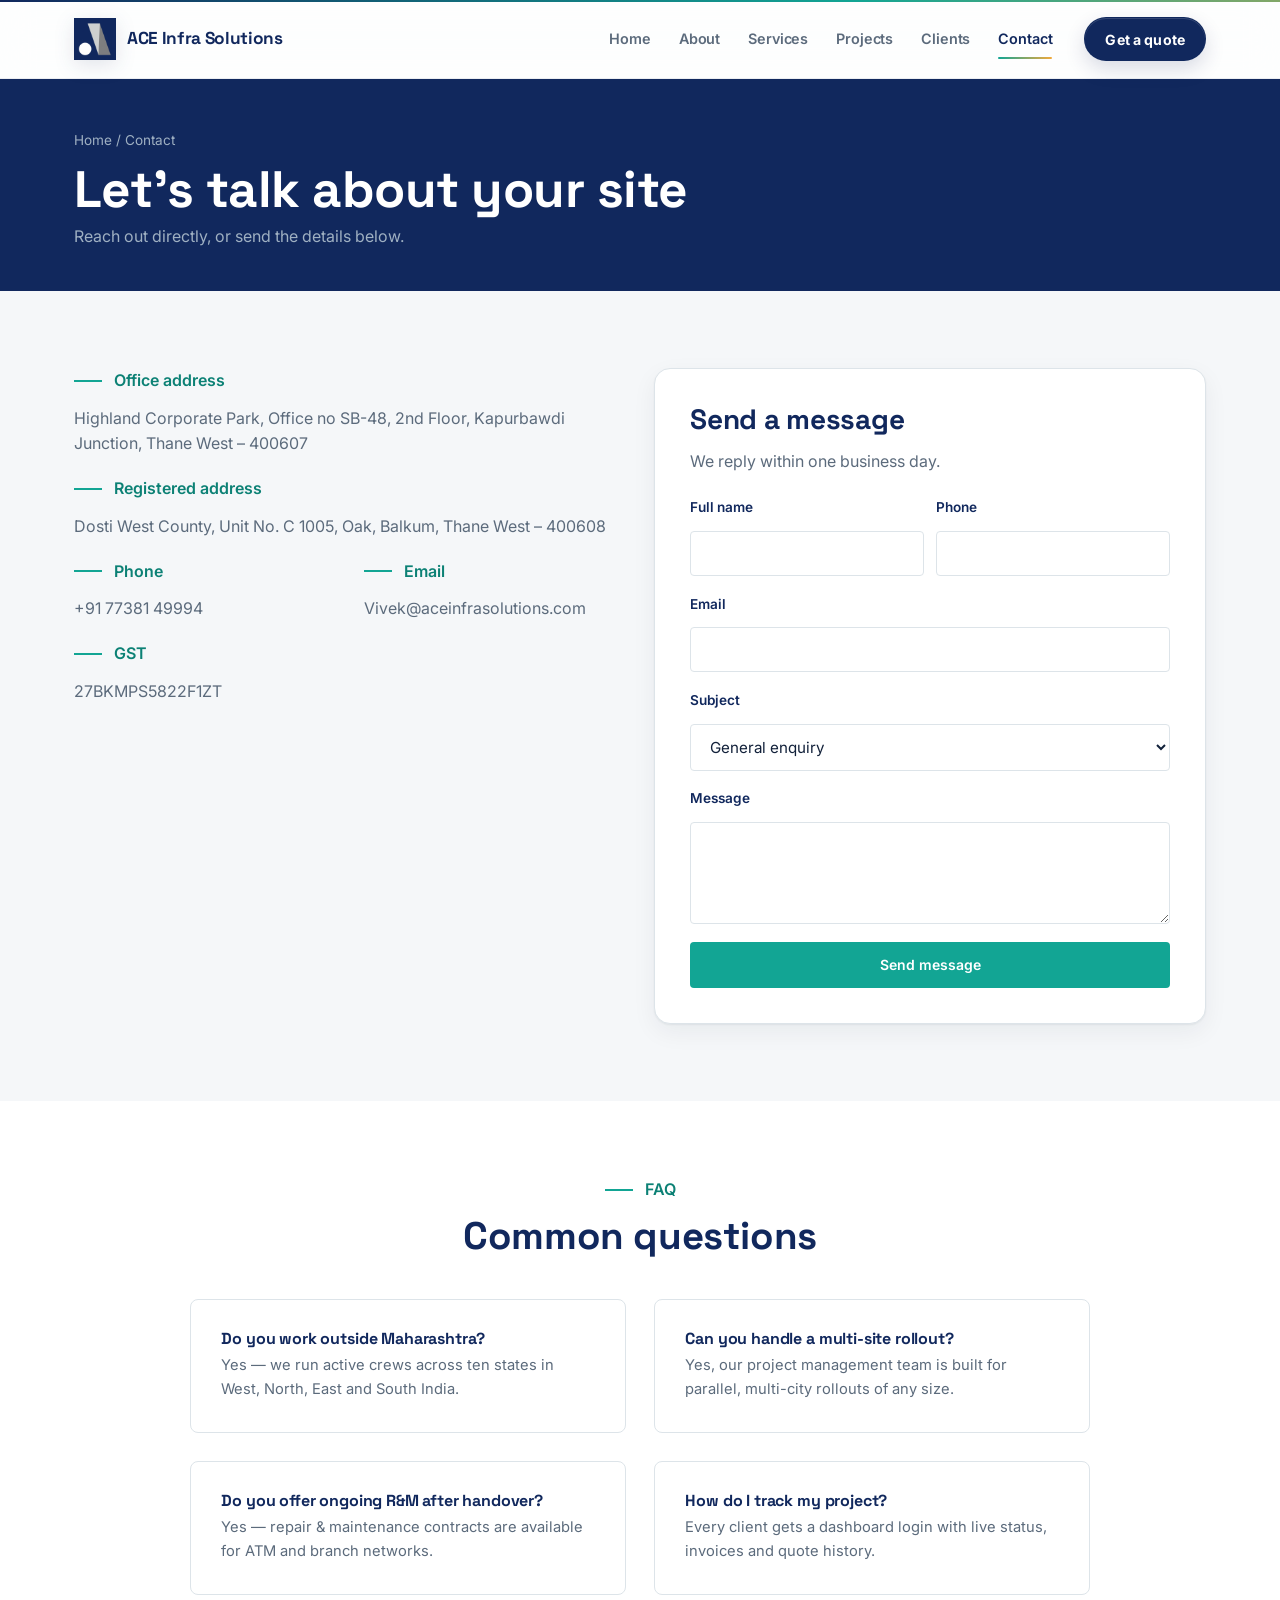
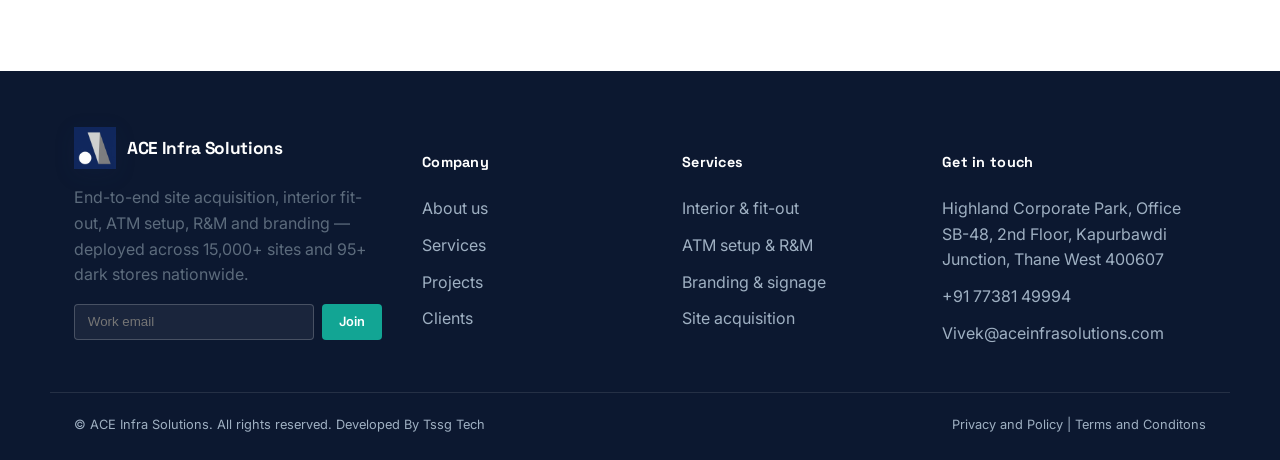
<file: contact.html>
<!DOCTYPE html>
<html lang="en">
<head>
<meta charset="UTF-8">
<meta name="viewport" content="width=device-width, initial-scale=1">
<title>Contact — ACE Infra Solutions</title>
<meta name="description" content="Reach ACE Infra Solutions — Thane, Maharashtra. Call +91 77381 49994 or email Vivek@aceinfrasolutions.com.">
<link rel="preconnect" href="https://fonts.googleapis.com">
<link href="https://fonts.googleapis.com/css2?family=Space+Grotesk:wght@500;600;700&family=Inter:wght@400;500;600;700&display=swap" rel="stylesheet">
<link rel="stylesheet" href="css/style.css">
</head>
<body>

<header class="site-header">
  <div class="container nav">
    <a href="index.html" class="brand">
      <img width="40" height="40" src="images/logo.png" alt="">
      ACE Infra Solutions
    </a>
    <nav class="nav-links" id="nav-links">
      <a href="index.html">Home</a>
      <a href="about.html">About</a>
      <a href="services.html">Services</a>
      <a href="projects.html">Projects</a>
      <a href="clients.html">Clients</a>
      <a href="contact.html" class="active">Contact</a>
    </nav>
    <div class="nav-cta">
      <!-- <a href="login.html" class="btn btn-outline" data-auth-link>Client login</a> -->
      <button class="btn btn-primary" data-open-modal="modal-quote">Get a quote</button>
      <button class="nav-toggle" id="nav-toggle" aria-label="Menu"><span></span><span></span><span></span></button>
    </div>
  </div>
</header>

<section class="page-head">
  <div class="container">
    <div class="crumb"><a href="index.html">Home</a> / Contact</div>
    <h1>Let's talk about your site</h1>
    <p>Reach out directly, or send the details below.</p>
  </div>
</section>

<section class="section">
  <div class="container grid grid-2">
    <div class="reveal">
      <div class="panel" style="margin-bottom:1.2rem">
        <div class="eyebrow-line">Office address</div>
        <p style="margin:0">Highland Corporate Park, Office no SB-48, 2nd Floor, Kapurbawdi Junction, Thane West – 400607</p>
      </div>
      <div class="panel" style="margin-bottom:1.2rem">
        <div class="eyebrow-line">Registered address</div>
        <p style="margin:0">Dosti West County, Unit No. C 1005, Oak, Balkum, Thane West – 400608</p>
      </div>
      <div class="grid grid-2">
        <div class="panel"><div class="eyebrow-line">Phone</div><p style="margin:0">+91 77381 49994</p></div>
        <div class="panel"><div class="eyebrow-line">Email</div><p style="margin:0">Vivek@aceinfrasolutions.com</p></div>
      </div>
      <div class="panel" style="margin-top:1.2rem"><div class="eyebrow-line">GST</div><p style="margin:0">27BKMPS5822F1ZT</p></div>
    </div>

    <div class="form-card reveal">
      <h3>Send a message</h3>
      <p class="muted" style="margin-bottom:1.4rem">We reply within one business day.</p>
      <form id="contact-form">
        <div class="form-row">
          <div class="form-field"><label>Full name</label><input name="name" required></div>
          <div class="form-field"><label>Phone</label><input name="phone" required></div>
        </div>
        <div class="form-field"><label>Email</label><input type="email" name="email" required></div>
        <div class="form-field"><label>Subject</label>
          <select name="subject">
            <option>General enquiry</option><option>Get a quote</option><option>Existing project support</option><option>Careers</option><option>Vendor / partnership</option>
          </select>
        </div>
        <div class="form-field"><label>Message</label><textarea name="message" rows="4" required></textarea></div>
        <button class="btn btn-primary btn-block" type="submit">Send message</button>
      </form>
    </div>
  </div>
</section>

<section class="section section-alt">
  <div class="container">
    <div class="section-head center">
      <div class="eyebrow-line" style="justify-content:center">FAQ</div>
      <h2>Common questions</h2>
    </div>
    <div class="grid grid-2" style="max-width:900px;margin:0 auto">
      <div class="service-card reveal"><h3 style="font-size:1rem">Do you work outside Maharashtra?</h3><p>Yes — we run active crews across ten states in West, North, East and South India.</p></div>
      <div class="service-card reveal"><h3 style="font-size:1rem">Can you handle a multi-site rollout?</h3><p>Yes, our project management team is built for parallel, multi-city rollouts of any size.</p></div>
      <div class="service-card reveal"><h3 style="font-size:1rem">Do you offer ongoing R&amp;M after handover?</h3><p>Yes — repair &amp; maintenance contracts are available for ATM and branch networks.</p></div>
      <div class="service-card reveal"><h3 style="font-size:1rem">How do I track my project?</h3><p>Every client gets a dashboard login with live status, invoices and quote history.</p></div>
    </div>
  </div>
</section>

<footer class="site-footer">
  <div class="container footer-grid">
    <div>
      <div class="brand" style="color:#fff;margin-bottom:1rem">
        <img width="40" height="40" src="images/logo.png" alt="">
        ACE Infra Solutions
      </div>
      <p style="max-width:32ch">End-to-end site acquisition, interior fit-out, ATM setup, R&amp;M and branding — deployed across 15,000+ sites and 95+ dark stores nationwide.</p>
      <form id="newsletter-form" style="display:flex;gap:.5rem;margin-top:1rem;max-width:340px">
        <input type="email" required placeholder="Work email" style="flex:1;padding:.6rem .8rem;border-radius:4px;border:1px solid rgba(255,255,255,.2);background:rgba(255,255,255,.06);color:#fff">
        <button class="btn btn-primary btn-sm" type="submit">Join</button>
      </form>
    </div>
    <div><h5>Company</h5><ul><li><a href="about.html">About us</a></li><li><a href="services.html">Services</a></li><li><a href="projects.html">Projects</a></li><li><a href="clients.html">Clients</a></li></ul></div>
    <div><h5>Services</h5><ul><li><a href="services.html#interior">Interior &amp; fit-out</a></li><li><a href="services.html#atm">ATM setup &amp; R&amp;M</a></li><li><a href="services.html#branding">Branding &amp; signage</a></li><li><a href="services.html#acquisition">Site acquisition</a></li></ul></div>
    <div><h5>Get in touch</h5><ul><li>Highland Corporate Park, Office SB-48, 2nd Floor, Kapurbawdi Junction, Thane West 400607</li><li>+91 77381 49994</li><li>Vivek@aceinfrasolutions.com</li></ul></div>
  </div>
  <div class="container footer-bottom">
    <span>&copy; <span data-year></span> ACE Infra Solutions. All rights reserved. Developed By <a href="https://tssgtech.com/">Tssg Tech</a></span>
    <span><a href="privacy-policy.html">Privacy and Policy</a> | <a href="terms-conditions.html">Terms and Conditons</a></span>
  </div>
</footer>

<div class="modal-overlay" id="modal-quote">
  <div class="modal" role="dialog" aria-modal="true" aria-labelledby="quote-title">
    <button class="modal-close" data-close-modal aria-label="Close">&times;</button>
    <h3 id="quote-title">Request a project quote</h3>
    <p class="modal-sub">Tell us about the site and we'll respond within 24 hours.</p>
    <form data-quote-form>
      <div class="form-row">
        <div class="form-field"><label>Full name</label><input name="name" required></div>
        <div class="form-field"><label>Company</label><input name="company"></div>
      </div>
      <div class="form-row">
        <div class="form-field"><label>Service needed</label>
          <select name="service">
            <option>Interior Work</option><option>ATM Setup &amp; R&amp;M</option><option>Site Acquisition</option>
            <option>Branding &amp; Glow Sign</option><option>Cloud Kitchen Fit-out</option><option>Electrical / Plumbing / Civil</option>
          </select>
        </div>
        <div class="form-field"><label>City</label><input name="city" required></div>
      </div>
      <div class="form-field"><label>Project details</label><textarea name="message" rows="3"></textarea></div>
      <button class="btn btn-primary btn-block" type="submit">Submit request</button>
    </form>
  </div>
</div>

<script src="js/main.js"></script>
</body>
</html>
</file>
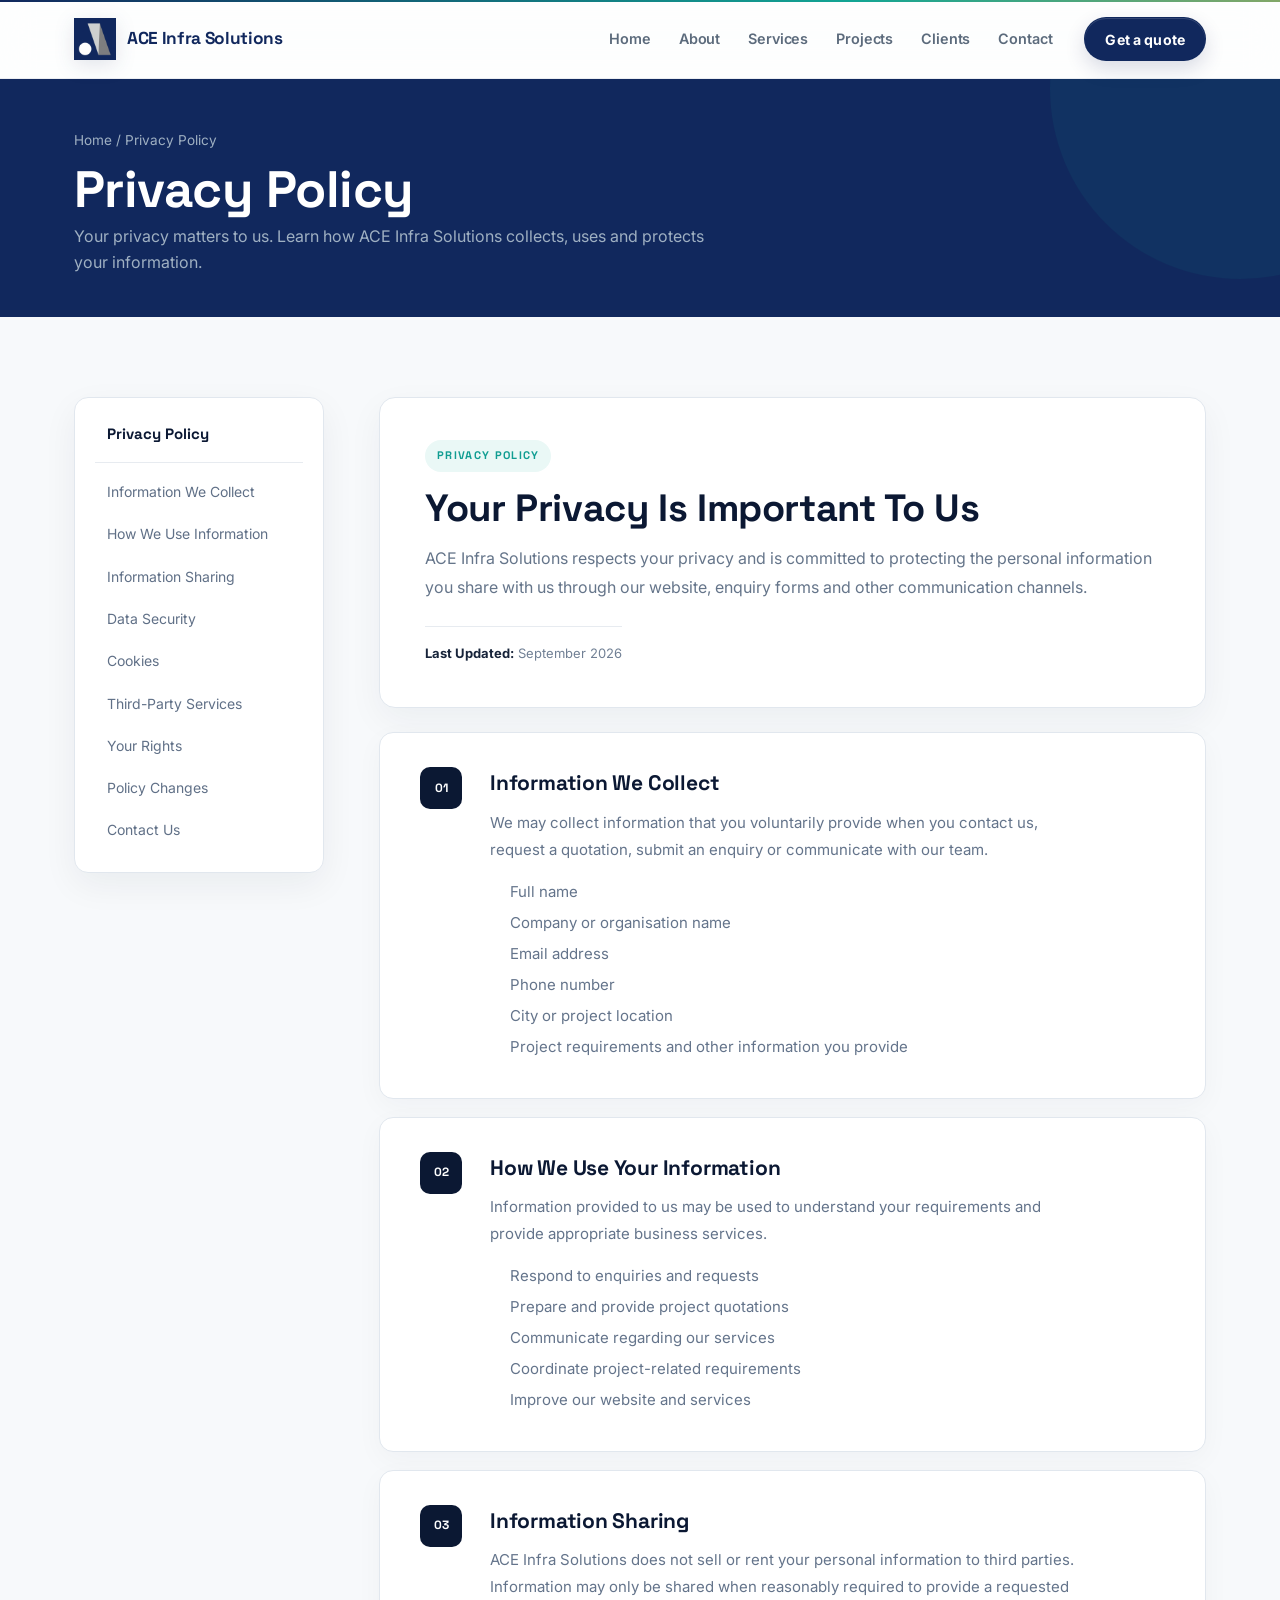
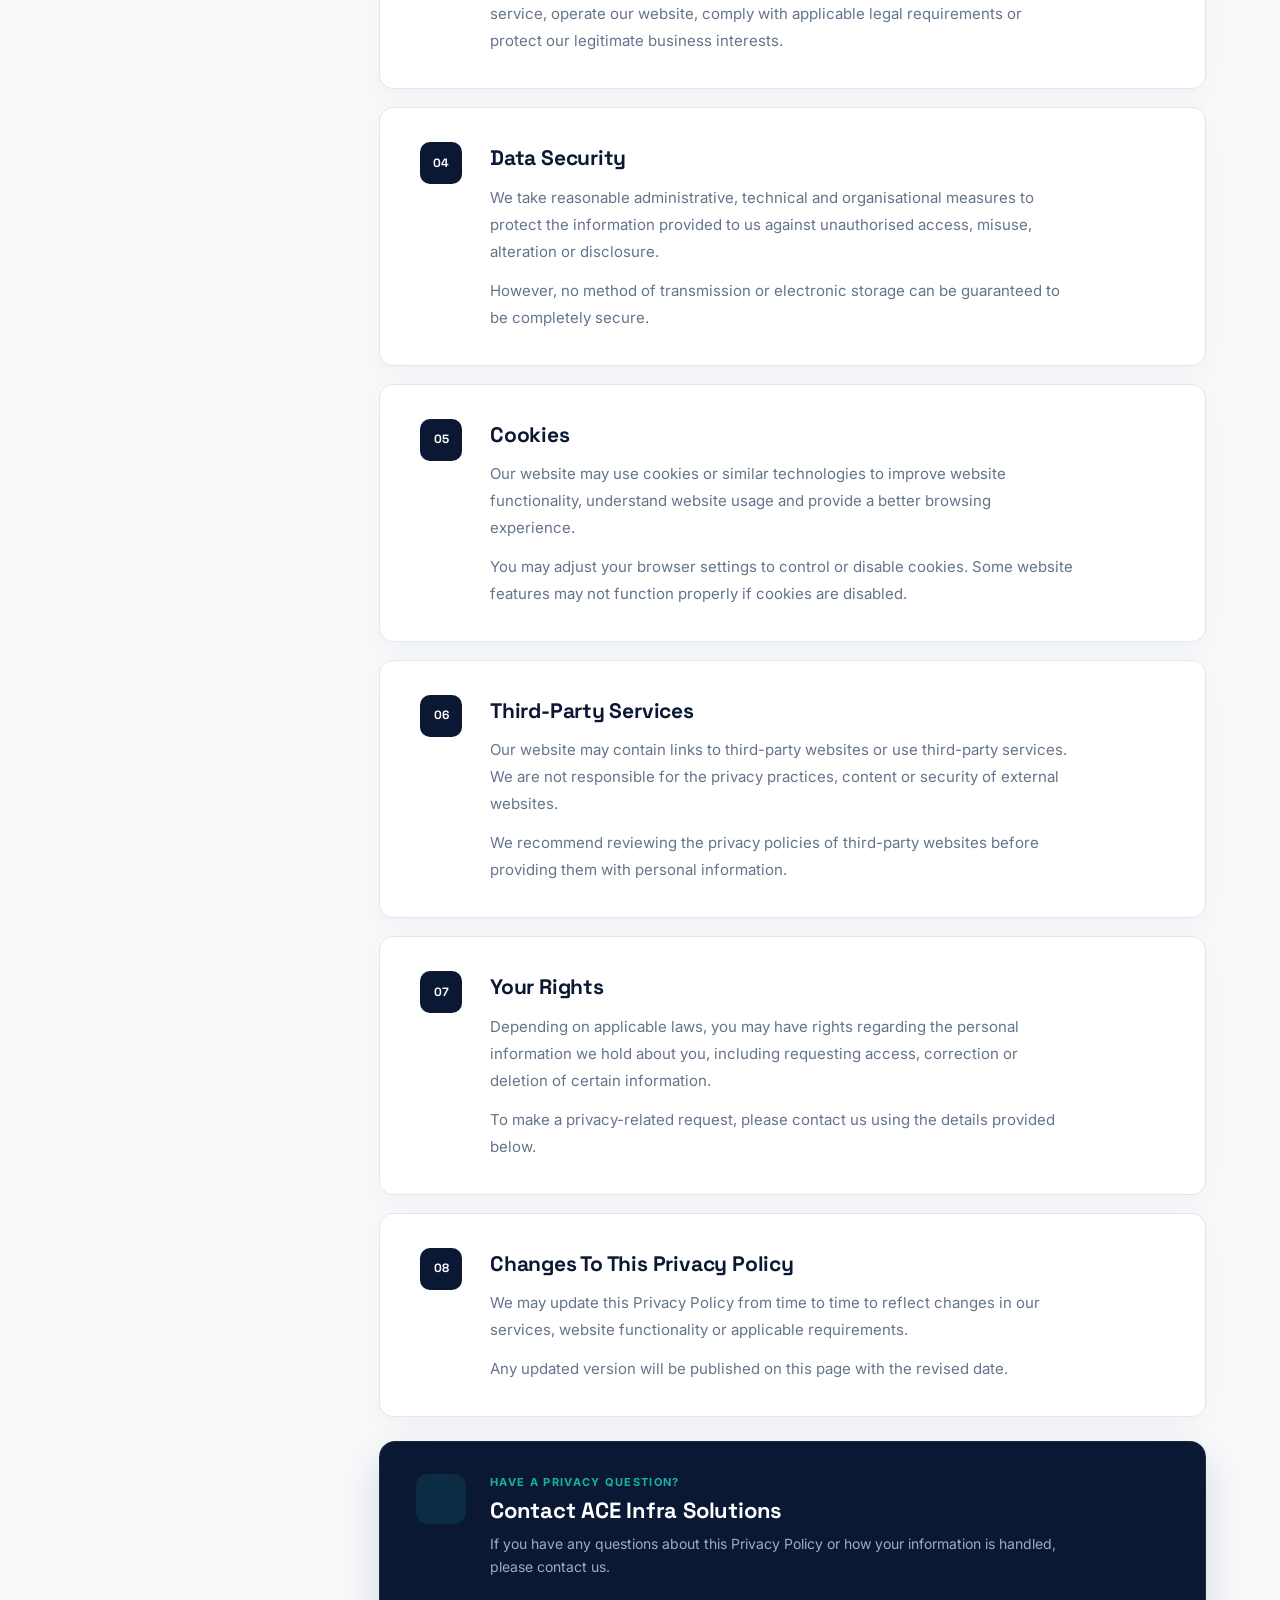
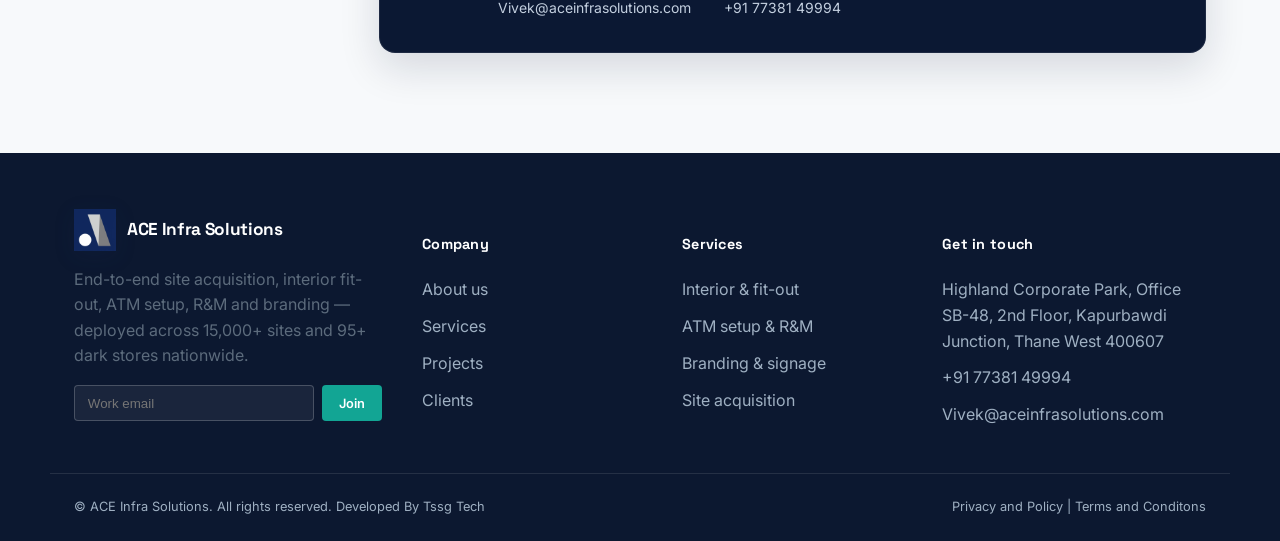
<file: privacy-policy.html>
<!DOCTYPE html>
<html lang="en">
<head>
<meta charset="UTF-8">
<meta name="viewport" content="width=device-width, initial-scale=1">
<title>Services — ACE Infra Solutions</title>
<meta name="description" content="Interior work, ATM setup & R&M, branding, site acquisition, electrical/plumbing/civil, porta cabins and project management.">
<link rel="preconnect" href="https://fonts.googleapis.com">
<link href="https://fonts.googleapis.com/css2?family=Space+Grotesk:wght@500;600;700&family=Inter:wght@400;500;600;700&display=swap" rel="stylesheet">
<link rel="stylesheet" href="css/style.css">
</head>
<body>

<header class="site-header">
  <div class="container nav">
    <a href="index.html" class="brand">
      <img width="40" height="40" src="images/logo.png" alt="">
      ACE Infra Solutions
    </a>
    <nav class="nav-links" id="nav-links">
      <a href="index.html">Home</a>
      <a href="about.html">About</a>
      <a href="services.html" >Services</a>
      <a href="projects.html">Projects</a>
      <a href="clients.html">Clients</a>
      <a href="contact.html">Contact</a>
    </nav>
    <div class="nav-cta">
      <!-- <a href="login.html" class="btn btn-outline" data-auth-link>Client login</a> -->
      <button class="btn btn-primary" data-open-modal="modal-quote">Get a quote</button>
      <button class="nav-toggle" id="nav-toggle" aria-label="Menu"><span></span><span></span><span></span></button>
    </div>
  </div>
</header>



<!-- Privacy Policy Header -->
<section class="page-head privacy-head">
    <div class="container">
        <div class="crumb">
            <a href="index.html">Home</a> / Privacy Policy
        </div>

        <h1>Privacy Policy</h1>
        <p>
            Your privacy matters to us. Learn how ACE Infra Solutions
            collects, uses and protects your information.
        </p>
    </div>
</section>


<!-- Privacy Policy Content -->
<section class="privacy-policy-section">
    <div class="container">

        <div class="privacy-policy-layout">

            <!-- Sidebar -->
            <aside class="privacy-sidebar">
                <div class="privacy-sidebar-card">
                    <span>Privacy Policy</span>

                    <a href="#information">Information We Collect</a>
                    <a href="#usage">How We Use Information</a>
                    <a href="#sharing">Information Sharing</a>
                    <a href="#security">Data Security</a>
                    <a href="#cookies">Cookies</a>
                    <a href="#third-party">Third-Party Services</a>
                    <a href="#rights">Your Rights</a>
                    <a href="#changes">Policy Changes</a>
                    <a href="#contact">Contact Us</a>
                </div>
            </aside>


            <!-- Main Content -->
            <div class="privacy-content">

                <div class="privacy-intro">
                    <span class="privacy-badge">PRIVACY POLICY</span>

                    <h2>Your Privacy Is Important To Us</h2>

                    <p>
                        ACE Infra Solutions respects your privacy and is
                        committed to protecting the personal information
                        you share with us through our website, enquiry
                        forms and other communication channels.
                    </p>

                    <div class="privacy-updated">
                        <strong>Last Updated:</strong> September 2026
                    </div>
                </div>


                <div class="privacy-block" id="information">
                    <span class="privacy-number">01</span>

                    <div>
                        <h3>Information We Collect</h3>

                        <p>
                            We may collect information that you voluntarily
                            provide when you contact us, request a quotation,
                            submit an enquiry or communicate with our team.
                        </p>

                        <ul>
                            <li>Full name</li>
                            <li>Company or organisation name</li>
                            <li>Email address</li>
                            <li>Phone number</li>
                            <li>City or project location</li>
                            <li>Project requirements and other information you provide</li>
                        </ul>
                    </div>
                </div>


                <div class="privacy-block" id="usage">
                    <span class="privacy-number">02</span>

                    <div>
                        <h3>How We Use Your Information</h3>

                        <p>
                            Information provided to us may be used to
                            understand your requirements and provide
                            appropriate business services.
                        </p>

                        <ul>
                            <li>Respond to enquiries and requests</li>
                            <li>Prepare and provide project quotations</li>
                            <li>Communicate regarding our services</li>
                            <li>Coordinate project-related requirements</li>
                            <li>Improve our website and services</li>
                        </ul>
                    </div>
                </div>


                <div class="privacy-block" id="sharing">
                    <span class="privacy-number">03</span>

                    <div>
                        <h3>Information Sharing</h3>

                        <p>
                            ACE Infra Solutions does not sell or rent your
                            personal information to third parties.
                            Information may only be shared when reasonably
                            required to provide a requested service,
                            operate our website, comply with applicable
                            legal requirements or protect our legitimate
                            business interests.
                        </p>
                    </div>
                </div>


                <div class="privacy-block" id="security">
                    <span class="privacy-number">04</span>

                    <div>
                        <h3>Data Security</h3>

                        <p>
                            We take reasonable administrative, technical
                            and organisational measures to protect the
                            information provided to us against unauthorised
                            access, misuse, alteration or disclosure.
                        </p>

                        <p>
                            However, no method of transmission or electronic
                            storage can be guaranteed to be completely secure.
                        </p>
                    </div>
                </div>


                <div class="privacy-block" id="cookies">
                    <span class="privacy-number">05</span>

                    <div>
                        <h3>Cookies</h3>

                        <p>
                            Our website may use cookies or similar technologies
                            to improve website functionality, understand
                            website usage and provide a better browsing
                            experience.
                        </p>

                        <p>
                            You may adjust your browser settings to control
                            or disable cookies. Some website features may
                            not function properly if cookies are disabled.
                        </p>
                    </div>
                </div>


                <div class="privacy-block" id="third-party">
                    <span class="privacy-number">06</span>

                    <div>
                        <h3>Third-Party Services</h3>

                        <p>
                            Our website may contain links to third-party
                            websites or use third-party services. We are
                            not responsible for the privacy practices,
                            content or security of external websites.
                        </p>

                        <p>
                            We recommend reviewing the privacy policies of
                            third-party websites before providing them with
                            personal information.
                        </p>
                    </div>
                </div>


                <div class="privacy-block" id="rights">
                    <span class="privacy-number">07</span>

                    <div>
                        <h3>Your Rights</h3>

                        <p>
                            Depending on applicable laws, you may have rights
                            regarding the personal information we hold about
                            you, including requesting access, correction or
                            deletion of certain information.
                        </p>

                        <p>
                            To make a privacy-related request, please contact
                            us using the details provided below.
                        </p>
                    </div>
                </div>


                <div class="privacy-block" id="changes">
                    <span class="privacy-number">08</span>

                    <div>
                        <h3>Changes To This Privacy Policy</h3>

                        <p>
                            We may update this Privacy Policy from time to
                            time to reflect changes in our services,
                            website functionality or applicable requirements.
                        </p>

                        <p>
                            Any updated version will be published on this
                            page with the revised date.
                        </p>
                    </div>
                </div>


                <div class="privacy-contact-box" id="contact">

                    <div class="privacy-contact-icon">
                        <i class="bi bi-shield-check"></i>
                    </div>

                    <div>
                        <span>HAVE A PRIVACY QUESTION?</span>

                        <h3>Contact ACE Infra Solutions</h3>

                        <p>
                            If you have any questions about this Privacy
                            Policy or how your information is handled,
                            please contact us.
                        </p>

                        <div class="privacy-contact-details">
                            <a href="mailto:Vivek@aceinfrasolutions.com">
                                <i class="bi bi-envelope"></i>
                                Vivek@aceinfrasolutions.com
                            </a>

                            <a href="tel:+917738149994">
                                <i class="bi bi-telephone"></i>
                                +91 77381 49994
                            </a>
                        </div>
                    </div>

                </div>

            </div>

        </div>

    </div>
</section>

<footer class="site-footer">
  <div class="container footer-grid">
    <div>
      <div class="brand" style="color:#fff;margin-bottom:1rem">
        <img width="40" height="40" src="images/logo.png" alt="">
        ACE Infra Solutions
      </div>
      <p style="max-width:32ch">End-to-end site acquisition, interior fit-out, ATM setup, R&amp;M and branding — deployed across 15,000+ sites and 95+ dark stores nationwide.</p>
      <form id="newsletter-form" style="display:flex;gap:.5rem;margin-top:1rem;max-width:340px">
        <input type="email" required placeholder="Work email" style="flex:1;padding:.6rem .8rem;border-radius:4px;border:1px solid rgba(255,255,255,.2);background:rgba(255,255,255,.06);color:#fff">
        <button class="btn btn-primary btn-sm" type="submit">Join</button>
      </form>
    </div>
    <div><h5>Company</h5><ul><li><a href="about.html">About us</a></li><li><a href="services.html">Services</a></li><li><a href="projects.html">Projects</a></li><li><a href="clients.html">Clients</a></li></ul></div>
    <div><h5>Services</h5><ul><li><a href="services.html#interior">Interior &amp; fit-out</a></li><li><a href="services.html#atm">ATM setup &amp; R&amp;M</a></li><li><a href="services.html#branding">Branding &amp; signage</a></li><li><a href="services.html#acquisition">Site acquisition</a></li></ul></div>
    <div><h5>Get in touch</h5><ul><li>Highland Corporate Park, Office SB-48, 2nd Floor, Kapurbawdi Junction, Thane West 400607</li><li>+91 77381 49994</li><li>Vivek@aceinfrasolutions.com</li></ul></div>
  </div>
  <div class="container footer-bottom">
    <span>&copy; <span data-year></span> ACE Infra Solutions. All rights reserved. Developed By <a href="https://tssgtech.com/">Tssg Tech</a></span>
    <span><a href="privacy-policy.html">Privacy and Policy</a> | <a href="terms-conditions.html">Terms and Conditons</a></span>
  </div>
</footer>

<div class="modal-overlay" id="modal-quote">
  <div class="modal" role="dialog" aria-modal="true" aria-labelledby="quote-title">
    <button class="modal-close" data-close-modal aria-label="Close">&times;</button>
    <h3 id="quote-title">Request a project quote</h3>
    <p class="modal-sub">Tell us about the site and we'll respond within 24 hours.</p>
    <form data-quote-form>
      <div class="form-row">
        <div class="form-field"><label>Full name</label><input name="name" required></div>
        <div class="form-field"><label>Company</label><input name="company"></div>
      </div>
      <div class="form-row">
        <div class="form-field"><label>Service needed</label>
          <select name="service">
            <option>Interior Work</option><option>ATM Setup &amp; R&amp;M</option><option>Site Acquisition</option>
            <option>Branding &amp; Glow Sign</option><option>Cloud Kitchen Fit-out</option><option>Electrical / Plumbing / Civil</option>
          </select>
        </div>
        <div class="form-field"><label>City</label><input name="city" required></div>
      </div>
      <div class="form-field"><label>Project details</label><textarea name="message" rows="3"></textarea></div>
      <button class="btn btn-primary btn-block" type="submit">Submit request</button>
    </form>
  </div>
</div>

<script src="js/main.js"></script>
</body>
</html>
</file>
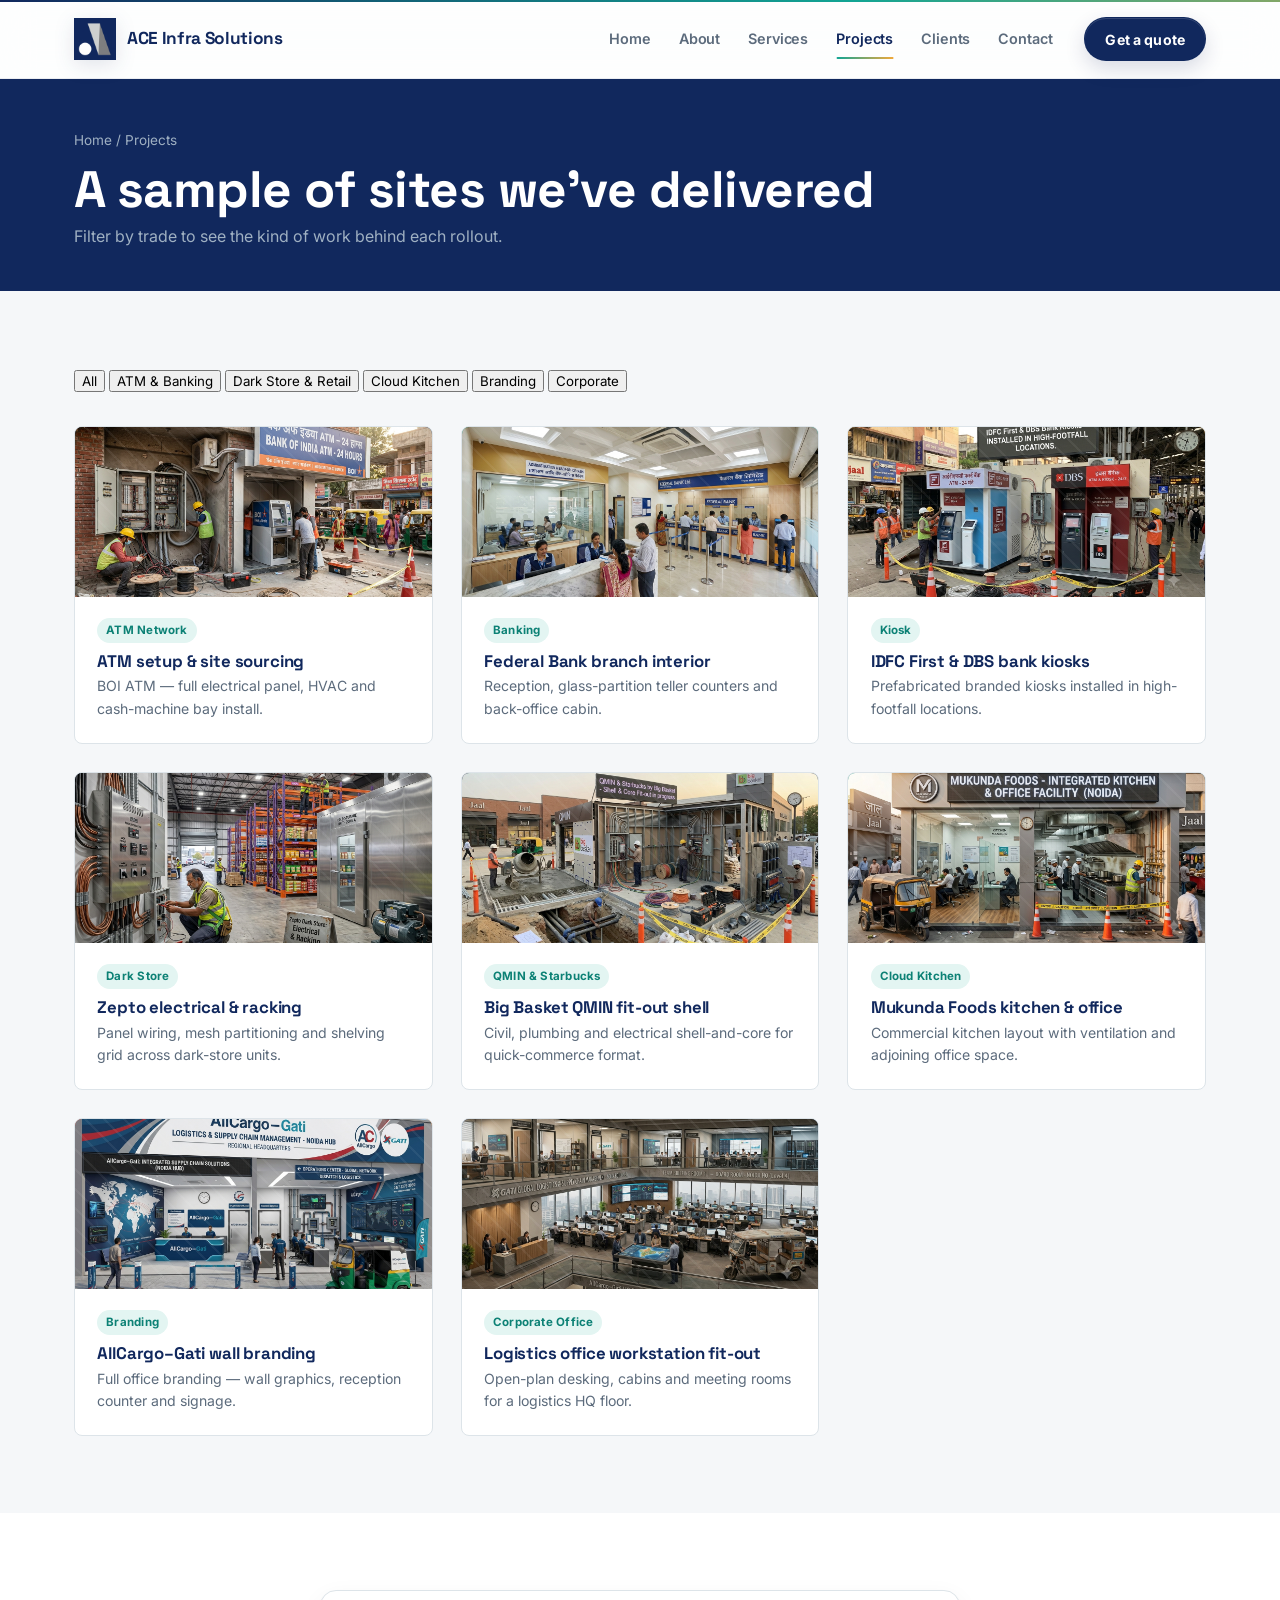
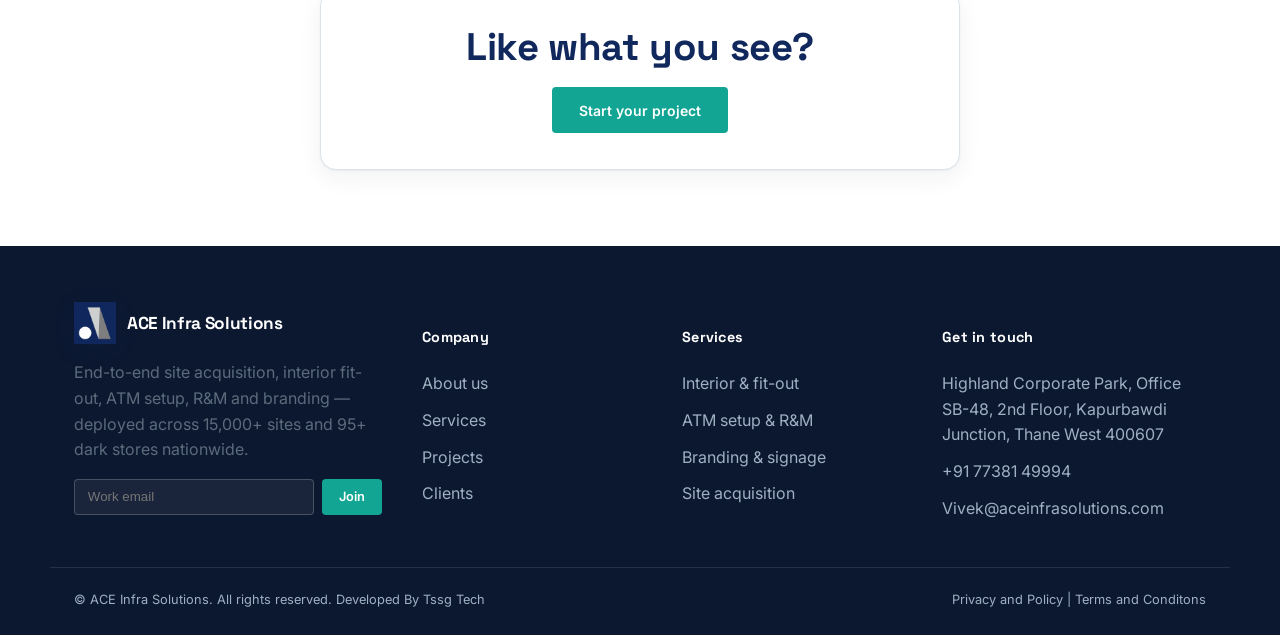
<file: projects.html>
<!DOCTYPE html>
<html lang="en">

<head>
  <meta charset="UTF-8">
  <meta name="viewport" content="width=device-width, initial-scale=1">
  <title>Projects — ACE Infra Solutions</title>
  <meta name="description"
    content="ATM installs, bank branch interiors, dark-store fit-outs, cloud kitchens and branding rollouts delivered by ACE Infra Solutions.">
  <link rel="preconnect" href="https://fonts.googleapis.com">
  <link
    href="https://fonts.googleapis.com/css2?family=Space+Grotesk:wght@500;600;700&family=Inter:wght@400;500;600;700&display=swap"
    rel="stylesheet">
  <link rel="stylesheet" href="css/style.css">
</head>

<body>

  <header class="site-header">
    <div class="container nav">
      <a href="index.html" class="brand">
        <img width="40" height="40" src="images/logo.png" alt="">
        ACE Infra Solutions
      </a>
      <nav class="nav-links" id="nav-links">
        <a href="index.html">Home</a>
        <a href="about.html">About</a>
        <a href="services.html">Services</a>
        <a href="projects.html" class="active">Projects</a>
        <a href="clients.html">Clients</a>
        <a href="contact.html">Contact</a>
      </nav>
      <div class="nav-cta">
        <!-- <a href="login.html" class="btn btn-outline" data-auth-link>Client login</a> -->
        <button class="btn btn-primary" data-open-modal="modal-quote">Get a quote</button>
        <button class="nav-toggle" id="nav-toggle" aria-label="Menu"><span></span><span></span><span></span></button>
      </div>
    </div>
  </header>

  <section class="page-head">
    <div class="container">
      <div class="crumb"><a href="index.html">Home</a> / Projects</div>
      <h1>A sample of sites we've delivered</h1>
      <p>Filter by trade to see the kind of work behind each rollout.</p>
    </div>
  </section>

  <section class="section">
    <div class="container">
      <div class="tabs" data-tabs style="margin-bottom:2rem">
        <button class="tab-btn active" data-filter="all">All</button>
        <button class="tab-btn" data-filter="atm">ATM &amp; Banking</button>
        <button class="tab-btn" data-filter="retail">Dark Store &amp; Retail</button>
        <button class="tab-btn" data-filter="food">Cloud Kitchen</button>
        <button class="tab-btn" data-filter="branding">Branding</button>
        <button class="tab-btn" data-filter="corporate">Corporate</button>
      </div>

      <div class="grid grid-3" id="project-grid">

        <div class="project-card reveal" data-cat="atm" onclick="aceOpenModal('p-atm1')">
          <div class="project-thumb" style="background:linear-gradient(135deg,#12213A,#1F3A5C)">
            <img src="images/bank-of-india.png" alt="">
          </div>
          <div class="project-body"><span class="project-tag">ATM Network</span>
            <h4>ATM setup &amp; site sourcing</h4>
            <p>BOI ATM — full electrical panel, HVAC and cash-machine bay install.</p>
          </div>
        </div>

        <div class="project-card reveal" data-cat="atm" onclick="aceOpenModal('p-federal')">
          <div class="project-thumb" style="background:linear-gradient(135deg,#0C8175,#12A594)">
            <img src="images/bank.png" alt="">
          </div>
          <div class="project-body"><span class="project-tag">Banking</span>
            <h4>Federal Bank branch interior</h4>
            <p>Reception, glass-partition teller counters and back-office cabin.</p>
          </div>
        </div>

        <div class="project-card reveal" data-cat="atm" onclick="aceOpenModal('p-kiosk')">
          <div class="project-thumb" style="background:linear-gradient(135deg,#8A5A16,#F2A93B)">
            <img src="images/idfc-first.png" alt="">
          </div>
          <div class="project-body"><span class="project-tag">Kiosk</span>
            <h4>IDFC First &amp; DBS bank kiosks</h4>
            <p>Prefabricated branded kiosks installed in high-footfall locations.</p>
          </div>
        </div>

        <div class="project-card reveal" data-cat="retail" onclick="aceOpenModal('p-zepto')">
          <div class="project-thumb" style="background:linear-gradient(135deg,#12213A,#3E5A80)">
            <img src="images/dark-store.png" alt="">
          </div>
          <div class="project-body"><span class="project-tag">Dark Store</span>
            <h4>Zepto electrical &amp; racking</h4>
            <p>Panel wiring, mesh partitioning and shelving grid across dark-store units.</p>
          </div>
        </div>

        <div class="project-body-only" style="display:none"></div>

        <div class="project-card reveal" data-cat="retail" onclick="aceOpenModal('p-bigbasket')">
          <div class="project-thumb" style="background:linear-gradient(135deg,#0C1830,#12213A)">
            <img src="images/bigbasket.png" alt="">
          </div>
          <div class="project-body"><span class="project-tag">QMIN &amp; Starbucks</span>
            <h4>Big Basket QMIN fit-out shell</h4>
            <p>Civil, plumbing and electrical shell-and-core for quick-commerce format.</p>
          </div>
        </div>

        <div class="project-card reveal" data-cat="food" onclick="aceOpenModal('p-mukunda')">
          <div class="project-thumb" style="background:linear-gradient(135deg,#0C8175,#0C1830)">
            <img src="images/mukunda-food.png" alt="">
          </div>
          <div class="project-body"><span class="project-tag">Cloud Kitchen</span>
            <h4>Mukunda Foods kitchen &amp; office</h4>
            <p>Commercial kitchen layout with ventilation and adjoining office space.</p>
          </div>
        </div>

        <div class="project-card reveal" data-cat="branding" onclick="aceOpenModal('p-allcargo')">
          <div class="project-thumb" style="background:linear-gradient(135deg,#B23A32,#F2A93B)">
            <img src="images/alcargo.png" alt="">
          </div>
          <div class="project-body"><span class="project-tag">Branding</span>
            <h4>AllCargo–Gati wall branding</h4>
            <p>Full office branding — wall graphics, reception counter and signage.</p>
          </div>
        </div>

        <div class="project-card reveal" data-cat="corporate" onclick="aceOpenModal('p-allcargo2')">
          <div class="project-thumb" style="background:linear-gradient(135deg,#3E5A80,#12213A)">
            <img src="images/logistics.png" alt="">
          </div>
          <div class="project-body"><span class="project-tag">Corporate Office</span>
            <h4>Logistics office workstation fit-out</h4>
            <p>Open-plan desking, cabins and meeting rooms for a logistics HQ floor.</p>
          </div>
        </div>

      </div>
    </div>
  </section>

  <section class="section section-alt">
    <div class="container form-card center" style="max-width:640px">
      <h2>Like what you see?</h2>
      <button class="btn btn-primary" data-open-modal="modal-quote">Start your project</button>
    </div>
  </section>

  <footer class="site-footer">
    <div class="container footer-grid">
      <div>
        <div class="brand" style="color:#fff;margin-bottom:1rem">
          <img width="40" height="40" src="images/logo.png" alt="">
          ACE Infra Solutions
        </div>
        <p style="max-width:32ch">End-to-end site acquisition, interior fit-out, ATM setup, R&amp;M and branding —
          deployed across 15,000+ sites and 95+ dark stores nationwide.</p>
        <form id="newsletter-form" style="display:flex;gap:.5rem;margin-top:1rem;max-width:340px">
          <input type="email" required placeholder="Work email"
            style="flex:1;padding:.6rem .8rem;border-radius:4px;border:1px solid rgba(255,255,255,.2);background:rgba(255,255,255,.06);color:#fff">
          <button class="btn btn-primary btn-sm" type="submit">Join</button>
        </form>
      </div>
      <div>
        <h5>Company</h5>
        <ul>
          <li><a href="about.html">About us</a></li>
          <li><a href="services.html">Services</a></li>
          <li><a href="projects.html">Projects</a></li>
          <li><a href="clients.html">Clients</a></li>
        </ul>
      </div>
      <div>
        <h5>Services</h5>
        <ul>
          <li><a href="services.html#interior">Interior &amp; fit-out</a></li>
          <li><a href="services.html#atm">ATM setup &amp; R&amp;M</a></li>
          <li><a href="services.html#branding">Branding &amp; signage</a></li>
          <li><a href="services.html#acquisition">Site acquisition</a></li>
        </ul>
      </div>
      <div>
        <h5>Get in touch</h5>
        <ul>
          <li>Highland Corporate Park, Office SB-48, 2nd Floor, Kapurbawdi Junction, Thane West 400607</li>
          <li>+91 77381 49994</li>
          <li>Vivek@aceinfrasolutions.com</li>
        </ul>
      </div>
    </div>
    <div class="container footer-bottom">
      <span>&copy; <span data-year></span> ACE Infra Solutions. All rights reserved. Developed By <a href="https://tssgtech.com/">Tssg Tech</a></span>
      <span><a href="privacy-policy.html">Privacy and Policy</a> | <a href="terms-conditions.html">Terms and Conditons</a></span>
    </div>
  </footer>

  <div class="modal-overlay" id="modal-quote">
    <div class="modal" role="dialog" aria-modal="true" aria-labelledby="quote-title">
      <button class="modal-close" data-close-modal aria-label="Close">&times;</button>
      <h3 id="quote-title">Request a project quote</h3>
      <p class="modal-sub">Tell us about the site and we'll respond within 24 hours.</p>
      <form data-quote-form>
        <div class="form-row">
          <div class="form-field"><label>Full name</label><input name="name" required></div>
          <div class="form-field"><label>Company</label><input name="company"></div>
        </div>
        <div class="form-row">
          <div class="form-field"><label>Service needed</label>
            <select name="service">
              <option>Interior Work</option>
              <option>ATM Setup &amp; R&amp;M</option>
              <option>Site Acquisition</option>
              <option>Branding &amp; Glow Sign</option>
              <option>Cloud Kitchen Fit-out</option>
              <option>Electrical / Plumbing / Civil</option>
            </select>
          </div>
          <div class="form-field"><label>City</label><input name="city" required></div>
        </div>
        <div class="form-field"><label>Project details</label><textarea name="message" rows="3"></textarea></div>
        <button class="btn btn-primary btn-block" type="submit">Submit request</button>
      </form>
    </div>
  </div>

  <!-- Project detail popups -->
  <div class="modal-overlay" id="p-atm1">
    <div class="modal"><button class="modal-close" data-close-modal>&times;</button><span class="project-tag">ATM
        Network</span>
      <h3>ATM setup &amp; site sourcing</h3>
      <p class="modal-sub">Bank of India ATM — site survey, electrical DB, split AC, ceiling lighting and cash-machine
        bay fitted to bank spec, with GPS-tagged progress photos at every stage.</p><button
        class="btn btn-primary btn-block" data-close-modal>Close</button>
    </div>
  </div>
  <div class="modal-overlay" id="p-federal">
    <div class="modal"><button class="modal-close" data-close-modal>&times;</button><span
        class="project-tag">Banking</span>
      <h3>Federal Bank branch interior</h3>
      <p class="modal-sub">Full branch interior in Thane West — reception, frosted-glass teller counters, manager cabin
        and back-office storage, delivered to Federal Bank's branch design standard.</p><button
        class="btn btn-primary btn-block" data-close-modal>Close</button>
    </div>
  </div>
  <div class="modal-overlay" id="p-kiosk">
    <div class="modal"><button class="modal-close" data-close-modal>&times;</button><span
        class="project-tag">Kiosk</span>
      <h3>Bank kiosks — IDFC First &amp; DBS</h3>
      <p class="modal-sub">Prefabricated, brand-wrapped kiosks for high-footfall sites, built off-site for fast
        on-location installation with minimal disruption.</p><button class="btn btn-primary btn-block"
        data-close-modal>Close</button>
    </div>
  </div>
  <div class="modal-overlay" id="p-zepto">
    <div class="modal"><button class="modal-close" data-close-modal>&times;</button><span class="project-tag">Dark
        Store</span>
      <h3>Zepto — electrical &amp; racking</h3>
      <p class="modal-sub">Distribution-board installation, cable tray runs, wire-mesh partitioning and multi-tier
        shelving across several dark-store units.</p><button class="btn btn-primary btn-block"
        data-close-modal>Close</button>
    </div>
  </div>
  <div class="modal-overlay" id="p-bigbasket">
    <div class="modal"><button class="modal-close" data-close-modal>&times;</button><span class="project-tag">QMIN &amp;
        Starbucks</span>
      <h3>Big Basket QMIN shell &amp; core</h3>
      <p class="modal-sub">Civil flooring, plumbing rough-in and electrical conduiting delivered as shell-and-core ahead
        of kitchen equipment fit-out.</p><button class="btn btn-primary btn-block" data-close-modal>Close</button>
    </div>
  </div>
  <div class="modal-overlay" id="p-mukunda">
    <div class="modal"><button class="modal-close" data-close-modal>&times;</button><span class="project-tag">Cloud
        Kitchen</span>
      <h3>Mukunda Foods kitchen &amp; office</h3>
      <p class="modal-sub">Commercial kitchen with extraction hoods and prep counters, alongside an adjoining office
        fit-out for staff and administration.</p><button class="btn btn-primary btn-block"
        data-close-modal>Close</button>
    </div>
  </div>
  <div class="modal-overlay" id="p-allcargo">
    <div class="modal"><button class="modal-close" data-close-modal>&times;</button><span
        class="project-tag">Branding</span>
      <h3>AllCargo–Gati wall branding</h3>
      <p class="modal-sub">Reception counter build, large-format wall graphics and motivational branding across an
        operations floor.</p><button class="btn btn-primary btn-block" data-close-modal>Close</button>
    </div>
  </div>
  <div class="modal-overlay" id="p-allcargo2">
    <div class="modal"><button class="modal-close" data-close-modal>&times;</button><span class="project-tag">Corporate
        Office</span>
      <h3>Logistics office workstation fit-out</h3>
      <p class="modal-sub">Open-plan desking, glass cabins and a branded operations bay for a logistics company's
        regional office.</p><button class="btn btn-primary btn-block" data-close-modal>Close</button>
    </div>
  </div>

  <script src="js/main.js"></script>
  <script>
    document.querySelectorAll('[data-filter]').forEach(btn => {
      btn.addEventListener('click', () => {
        document.querySelectorAll('[data-filter]').forEach(b => b.classList.remove('active'));
        btn.classList.add('active');
        const f = btn.getAttribute('data-filter');
        document.querySelectorAll('#project-grid .project-card').forEach(card => {
          card.style.display = (f === 'all' || card.getAttribute('data-cat') === f) ? '' : 'none';
        });
      });
    });
  </script>
</body>

</html>
</file>
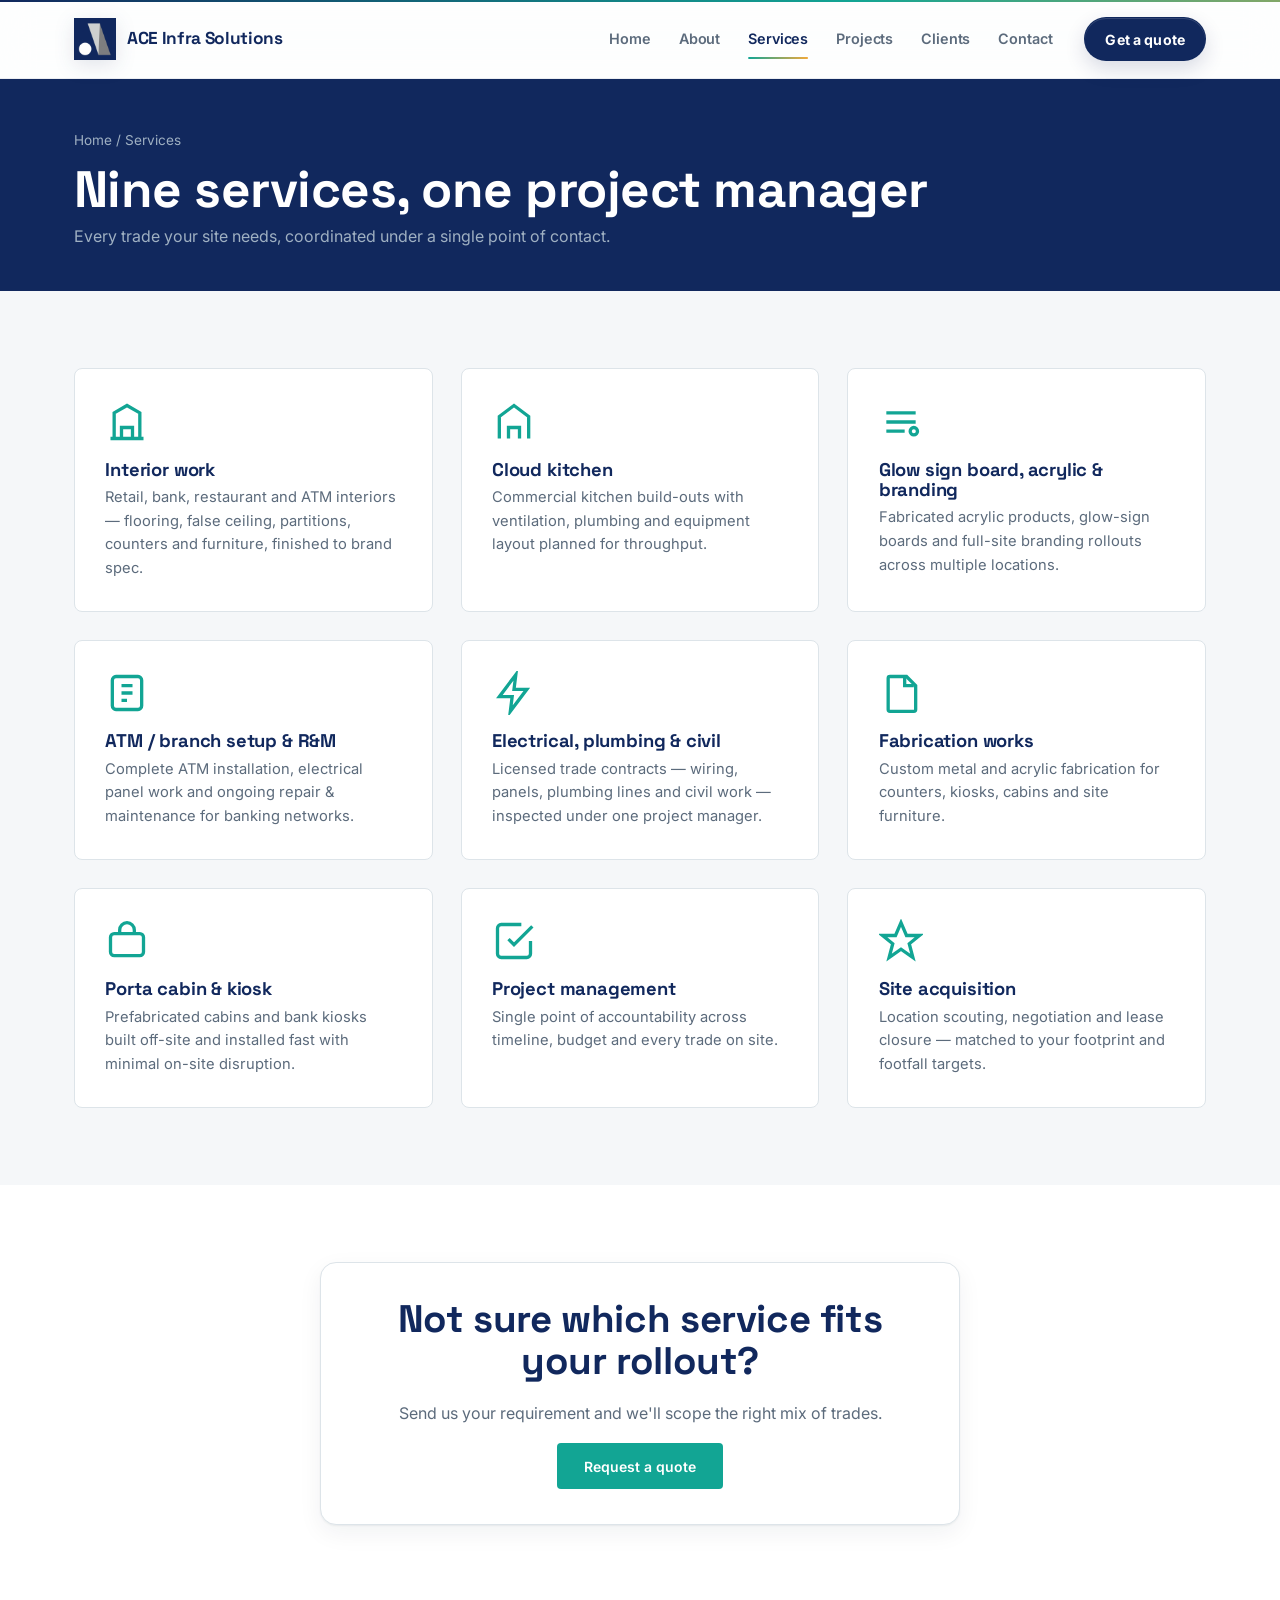
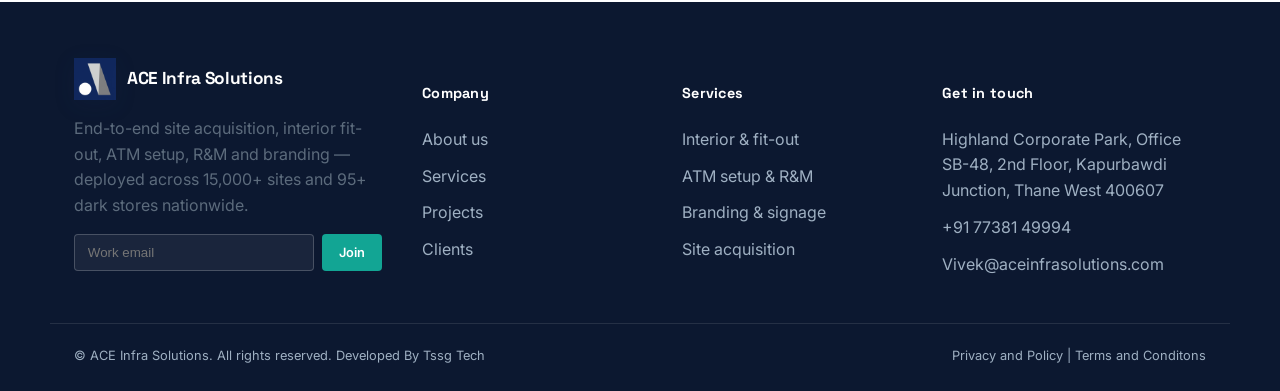
<file: services.html>
<!DOCTYPE html>
<html lang="en">
<head>
<meta charset="UTF-8">
<meta name="viewport" content="width=device-width, initial-scale=1">
<title>Services — ACE Infra Solutions</title>
<meta name="description" content="Interior work, ATM setup & R&M, branding, site acquisition, electrical/plumbing/civil, porta cabins and project management.">
<link rel="preconnect" href="https://fonts.googleapis.com">
<link href="https://fonts.googleapis.com/css2?family=Space+Grotesk:wght@500;600;700&family=Inter:wght@400;500;600;700&display=swap" rel="stylesheet">
<link rel="stylesheet" href="css/style.css">
</head>
<body>

<header class="site-header">
  <div class="container nav">
    <a href="index.html" class="brand">
      <img width="40" height="40" src="images/logo.png" alt="">
      ACE Infra Solutions
    </a>
    <nav class="nav-links" id="nav-links">
      <a href="index.html">Home</a>
      <a href="about.html">About</a>
      <a href="services.html" class="active">Services</a>
      <a href="projects.html">Projects</a>
      <a href="clients.html">Clients</a>
      <a href="contact.html">Contact</a>
    </nav>
    <div class="nav-cta">
      <!-- <a href="login.html" class="btn btn-outline" data-auth-link>Client login</a> -->
      <button class="btn btn-primary" data-open-modal="modal-quote">Get a quote</button>
      <button class="nav-toggle" id="nav-toggle" aria-label="Menu"><span></span><span></span><span></span></button>
    </div>
  </div>
</header>

<section class="page-head">
  <div class="container">
    <div class="crumb"><a href="index.html">Home</a> / Services</div>
    <h1>Nine services, one project manager</h1>
    <p>Every trade your site needs, coordinated under a single point of contact.</p>
  </div>
</section>

<section class="section">
  <div class="container grid grid-3">

    <div class="service-card reveal" id="interior">
      <svg class="icon" viewBox="0 0 24 24" fill="none" stroke="currentColor" stroke-width="1.8"><path d="M3 21h18M5 21V7l7-4 7 4v14M9 21v-6h6v6"/></svg>
      <h3>Interior work</h3>
      <p>Retail, bank, restaurant and ATM interiors — flooring, false ceiling, partitions, counters and furniture, finished to brand spec.</p>
    </div>

    <div class="service-card reveal">
      <svg class="icon" viewBox="0 0 24 24" fill="none" stroke="currentColor" stroke-width="1.8"><path d="M4 21V9l8-6 8 6v12M9 21v-6h6v6"/></svg>
      <h3>Cloud kitchen</h3>
      <p>Commercial kitchen build-outs with ventilation, plumbing and equipment layout planned for throughput.</p>
    </div>

    <div class="service-card reveal" id="branding">
      <svg class="icon" viewBox="0 0 24 24" fill="none" stroke="currentColor" stroke-width="1.8"><path d="M4 7h16M4 12h16M4 17h10"/><circle cx="19" cy="17" r="2"/></svg>
      <h3>Glow sign board, acrylic &amp; branding</h3>
      <p>Fabricated acrylic products, glow-sign boards and full-site branding rollouts across multiple locations.</p>
    </div>

    <div class="service-card reveal" id="atm">
      <svg class="icon" viewBox="0 0 24 24" fill="none" stroke="currentColor" stroke-width="1.8"><rect x="4" y="3" width="16" height="18" rx="2"/><path d="M9 8h6M9 12h6M9 16h3"/></svg>
      <h3>ATM / branch setup &amp; R&amp;M</h3>
      <p>Complete ATM installation, electrical panel work and ongoing repair &amp; maintenance for banking networks.</p>
    </div>

    <div class="service-card reveal">
      <svg class="icon" viewBox="0 0 24 24" fill="none" stroke="currentColor" stroke-width="1.8"><path d="M13 2L4 14h7l-1 8 9-12h-7z"/></svg>
      <h3>Electrical, plumbing &amp; civil</h3>
      <p>Licensed trade contracts — wiring, panels, plumbing lines and civil work — inspected under one project manager.</p>
    </div>

    <div class="service-card reveal">
      <svg class="icon" viewBox="0 0 24 24" fill="none" stroke="currentColor" stroke-width="1.8"><path d="M6 3h9l5 5v13a1 1 0 01-1 1H6a1 1 0 01-1-1V4a1 1 0 011-1z"/><path d="M14 3v5h5"/></svg>
      <h3>Fabrication works</h3>
      <p>Custom metal and acrylic fabrication for counters, kiosks, cabins and site furniture.</p>
    </div>

    <div class="service-card reveal">
      <svg class="icon" viewBox="0 0 24 24" fill="none" stroke="currentColor" stroke-width="1.8"><rect x="3" y="8" width="18" height="12" rx="2"/><path d="M8 8V6a4 4 0 018 0v2"/></svg>
      <h3>Porta cabin &amp; kiosk</h3>
      <p>Prefabricated cabins and bank kiosks built off-site and installed fast with minimal on-site disruption.</p>
    </div>

    <div class="service-card reveal">
      <svg class="icon" viewBox="0 0 24 24" fill="none" stroke="currentColor" stroke-width="1.8"><path d="M9 11l3 3L22 4M21 12v7a2 2 0 01-2 2H5a2 2 0 01-2-2V5a2 2 0 012-2h11"/></svg>
      <h3>Project management</h3>
      <p>Single point of accountability across timeline, budget and every trade on site.</p>
    </div>

    <div class="service-card reveal" id="acquisition">
      <svg class="icon" viewBox="0 0 24 24" fill="none" stroke="currentColor" stroke-width="1.8"><path d="M12 2l3 7h7l-5.5 4.5L18.5 21 12 16.5 5.5 21l2-7.5L2 9h7z"/></svg>
      <h3>Site acquisition</h3>
      <p>Location scouting, negotiation and lease closure — matched to your footprint and footfall targets.</p>
    </div>

  </div>
</section>

<section class="section section-alt">
  <div class="container form-card center" style="max-width:640px">
    <h2>Not sure which service fits your rollout?</h2>
    <p class="center">Send us your requirement and we'll scope the right mix of trades.</p>
    <button class="btn btn-primary" data-open-modal="modal-quote">Request a quote</button>
  </div>
</section>

<footer class="site-footer">
  <div class="container footer-grid">
    <div>
      <div class="brand" style="color:#fff;margin-bottom:1rem">
        <img width="40" height="40" src="images/logo.png" alt="">
        ACE Infra Solutions
      </div>
      <p style="max-width:32ch">End-to-end site acquisition, interior fit-out, ATM setup, R&amp;M and branding — deployed across 15,000+ sites and 95+ dark stores nationwide.</p>
      <form id="newsletter-form" style="display:flex;gap:.5rem;margin-top:1rem;max-width:340px">
        <input type="email" required placeholder="Work email" style="flex:1;padding:.6rem .8rem;border-radius:4px;border:1px solid rgba(255,255,255,.2);background:rgba(255,255,255,.06);color:#fff">
        <button class="btn btn-primary btn-sm" type="submit">Join</button>
      </form>
    </div>
    <div><h5>Company</h5><ul><li><a href="about.html">About us</a></li><li><a href="services.html">Services</a></li><li><a href="projects.html">Projects</a></li><li><a href="clients.html">Clients</a></li></ul></div>
    <div><h5>Services</h5><ul><li><a href="services.html#interior">Interior &amp; fit-out</a></li><li><a href="services.html#atm">ATM setup &amp; R&amp;M</a></li><li><a href="services.html#branding">Branding &amp; signage</a></li><li><a href="services.html#acquisition">Site acquisition</a></li></ul></div>
    <div><h5>Get in touch</h5><ul><li>Highland Corporate Park, Office SB-48, 2nd Floor, Kapurbawdi Junction, Thane West 400607</li><li>+91 77381 49994</li><li>Vivek@aceinfrasolutions.com</li></ul></div>
  </div>
  <div class="container footer-bottom">
    <span>&copy; <span data-year></span> ACE Infra Solutions. All rights reserved. Developed By <a href="https://tssgtech.com/">Tssg Tech</a></span>
    <span><a href="privacy-policy.html">Privacy and Policy</a> | <a href="terms-conditions.html">Terms and Conditons</a></span>
  </div>
</footer>

<div class="modal-overlay" id="modal-quote">
  <div class="modal" role="dialog" aria-modal="true" aria-labelledby="quote-title">
    <button class="modal-close" data-close-modal aria-label="Close">&times;</button>
    <h3 id="quote-title">Request a project quote</h3>
    <p class="modal-sub">Tell us about the site and we'll respond within 24 hours.</p>
    <form data-quote-form>
      <div class="form-row">
        <div class="form-field"><label>Full name</label><input name="name" required></div>
        <div class="form-field"><label>Company</label><input name="company"></div>
      </div>
      <div class="form-row">
        <div class="form-field"><label>Service needed</label>
          <select name="service">
            <option>Interior Work</option><option>ATM Setup &amp; R&amp;M</option><option>Site Acquisition</option>
            <option>Branding &amp; Glow Sign</option><option>Cloud Kitchen Fit-out</option><option>Electrical / Plumbing / Civil</option>
          </select>
        </div>
        <div class="form-field"><label>City</label><input name="city" required></div>
      </div>
      <div class="form-field"><label>Project details</label><textarea name="message" rows="3"></textarea></div>
      <button class="btn btn-primary btn-block" type="submit">Submit request</button>
    </form>
  </div>
</div>

<script src="js/main.js"></script>
</body>
</html>
</file>
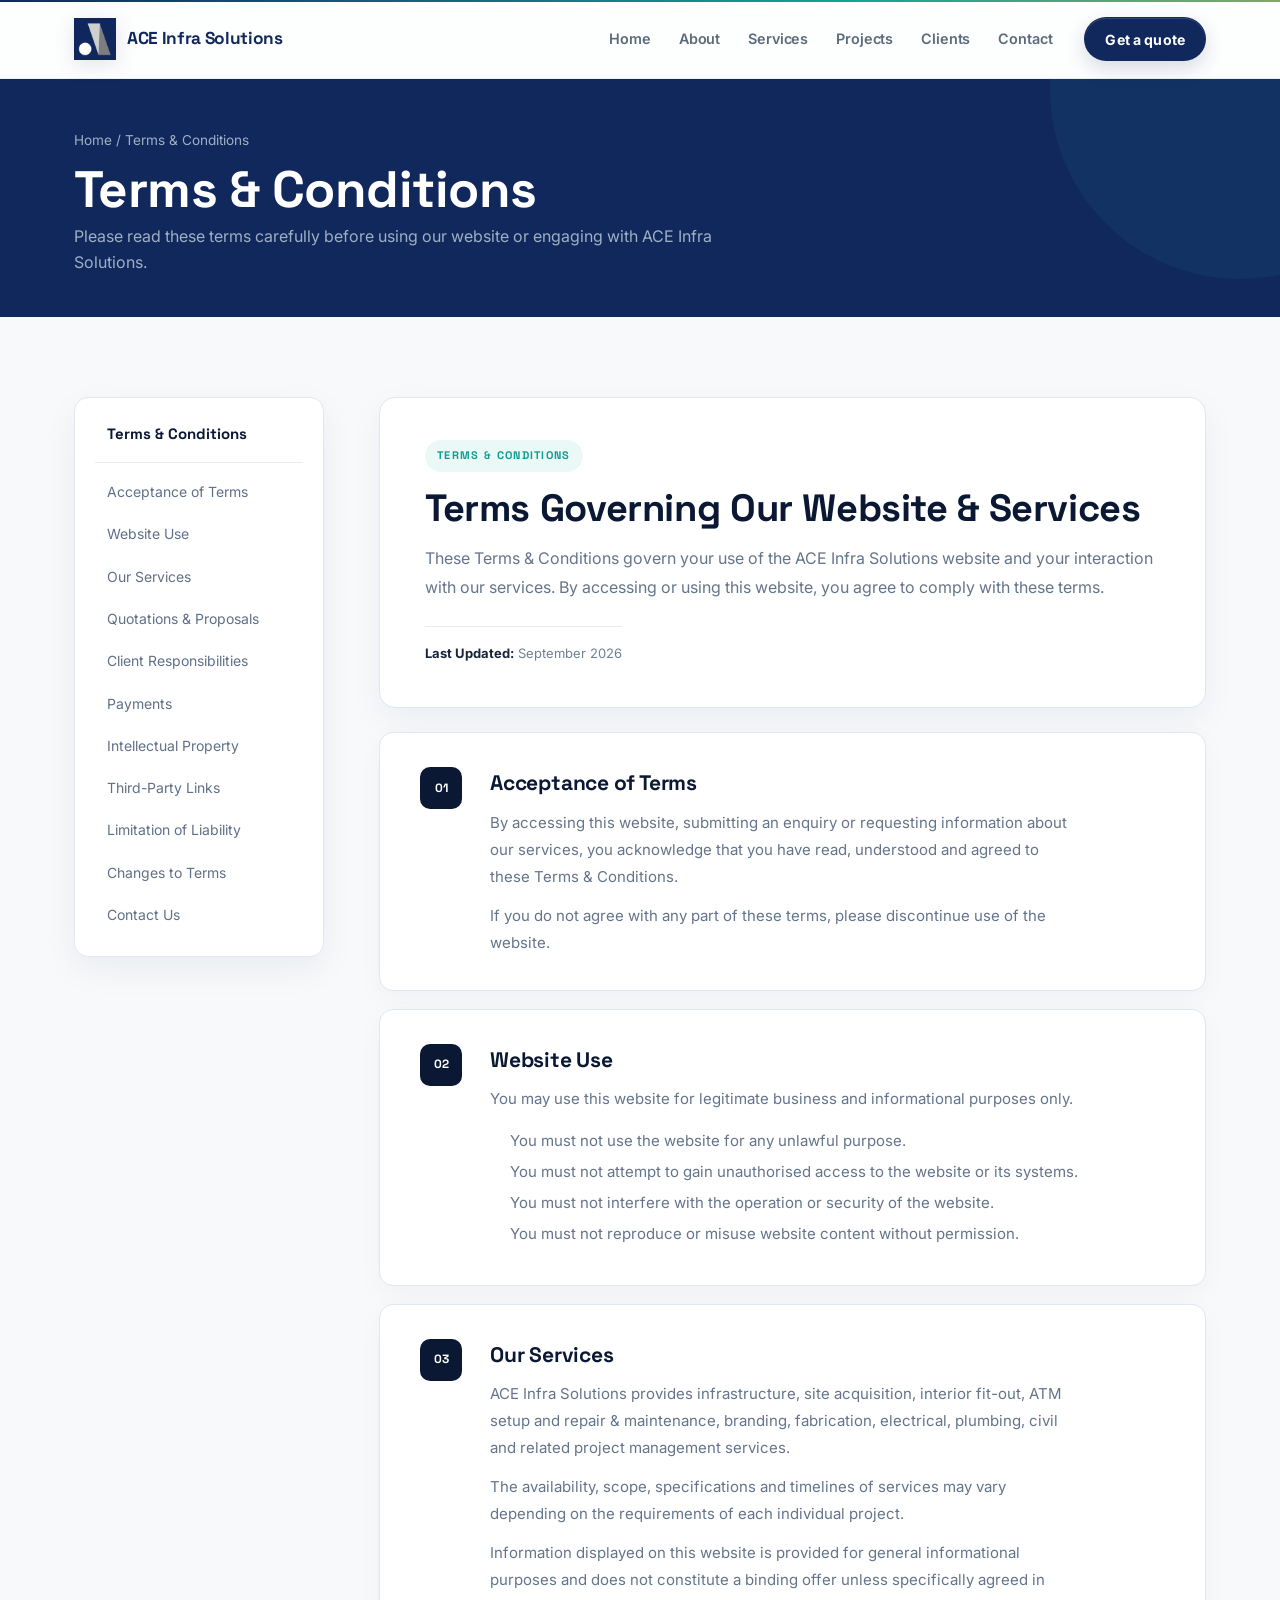
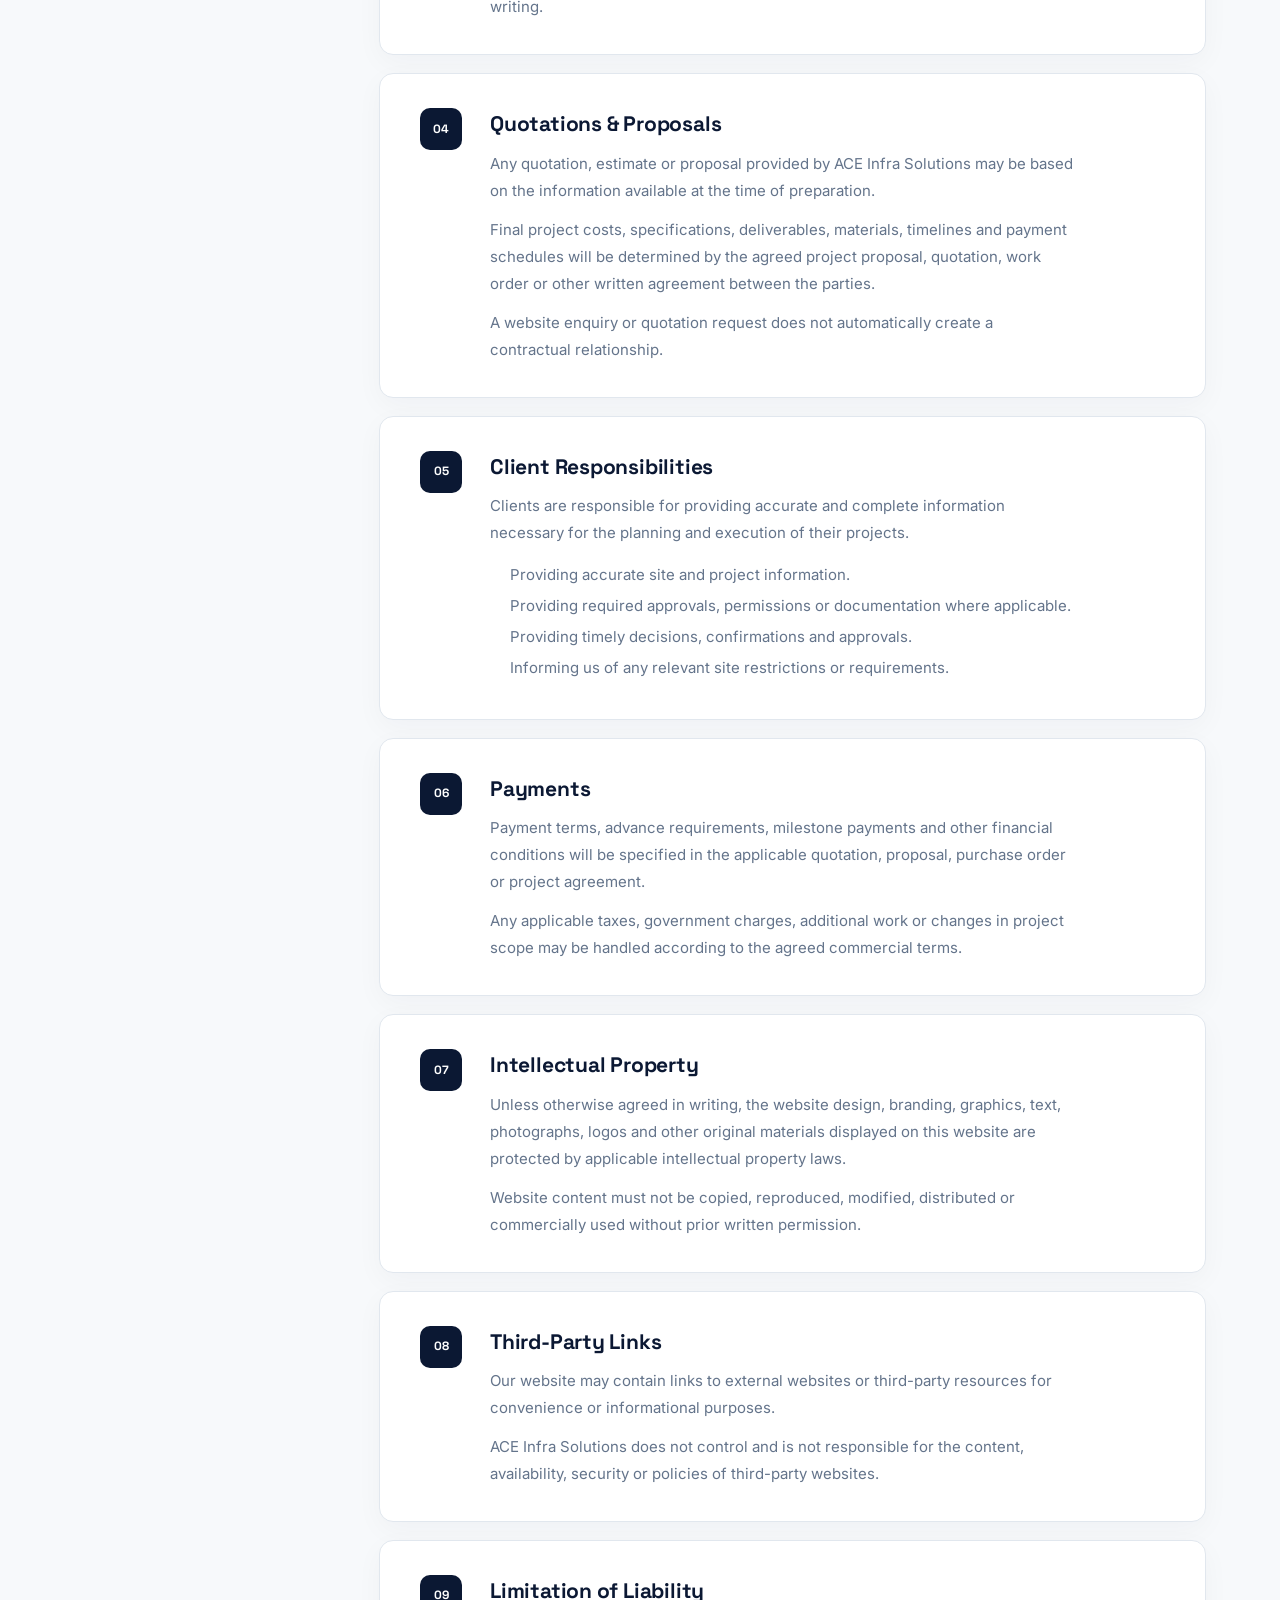
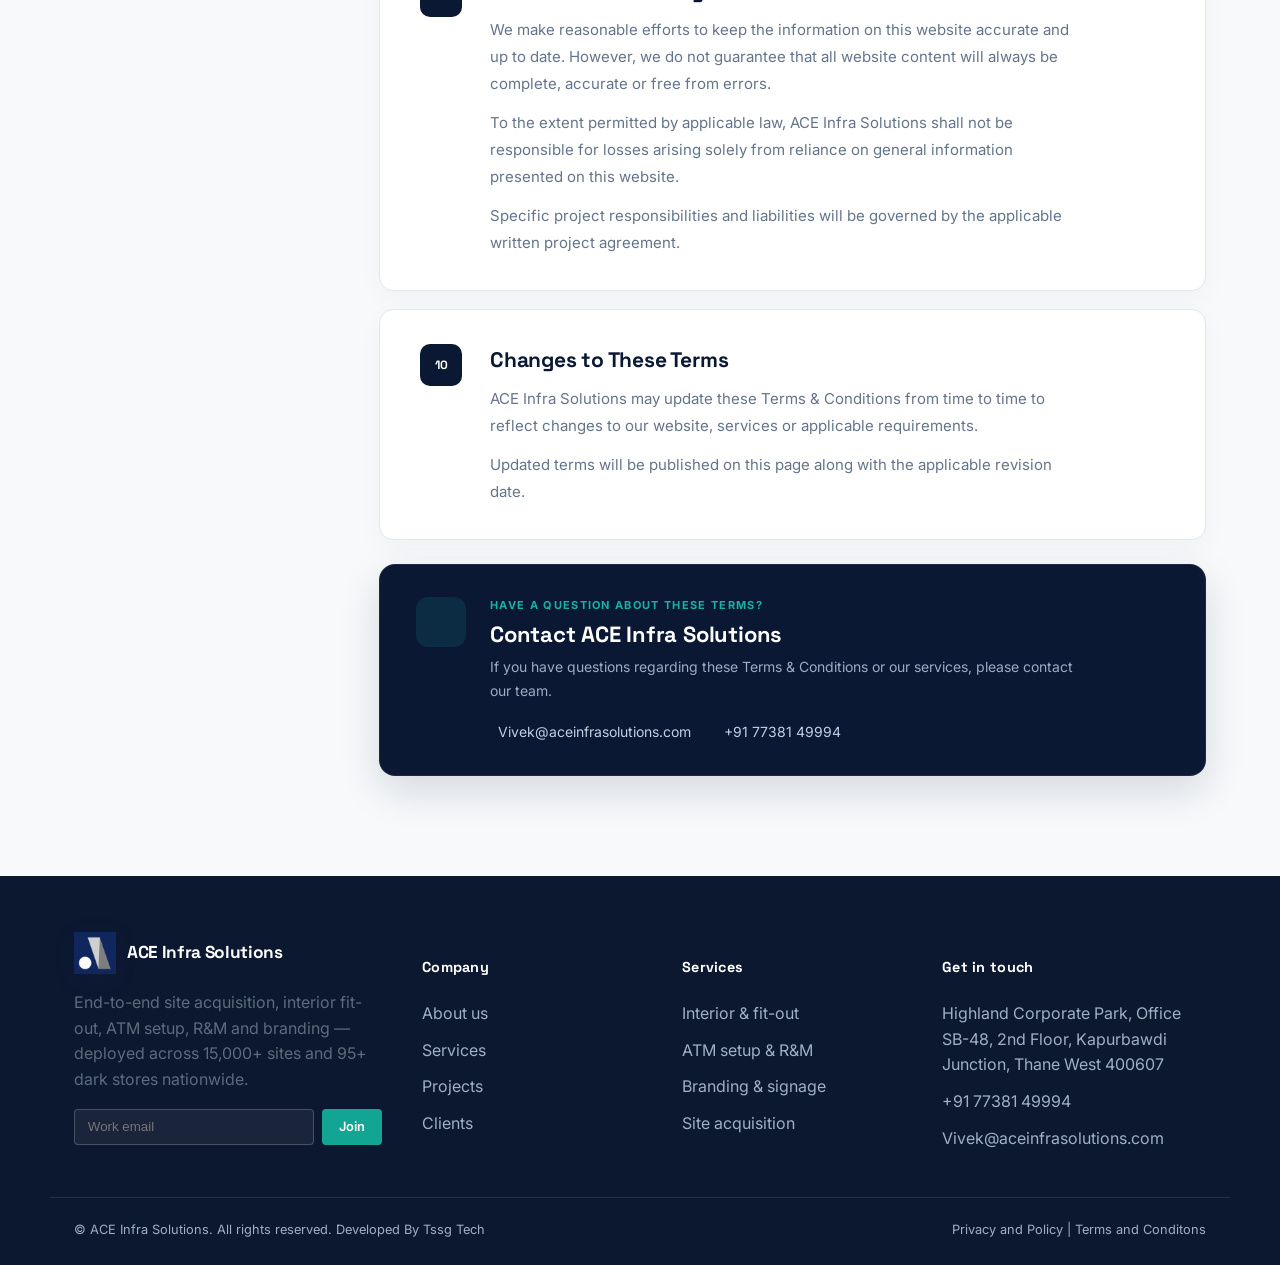
<file: terms-conditions.html>
<!DOCTYPE html>
<html lang="en">
<head>
<meta charset="UTF-8">
<meta name="viewport" content="width=device-width, initial-scale=1">
<title>Services — ACE Infra Solutions</title>
<meta name="description" content="Interior work, ATM setup & R&M, branding, site acquisition, electrical/plumbing/civil, porta cabins and project management.">
<link rel="preconnect" href="https://fonts.googleapis.com">
<link href="https://fonts.googleapis.com/css2?family=Space+Grotesk:wght@500;600;700&family=Inter:wght@400;500;600;700&display=swap" rel="stylesheet">
<link rel="stylesheet" href="css/style.css">
</head>
<body>

<header class="site-header">
  <div class="container nav">
    <a href="index.html" class="brand">
      <img width="40" height="40" src="images/logo.png" alt="">
      ACE Infra Solutions
    </a>
    <nav class="nav-links" id="nav-links">
      <a href="index.html">Home</a>
      <a href="about.html">About</a>
      <a href="services.html">Services</a>
      <a href="projects.html">Projects</a>
      <a href="clients.html">Clients</a>
      <a href="contact.html">Contact</a>
    </nav>
    <div class="nav-cta">
      <!-- <a href="login.html" class="btn btn-outline" data-auth-link>Client login</a> -->
      <button class="btn btn-primary" data-open-modal="modal-quote">Get a quote</button>
      <button class="nav-toggle" id="nav-toggle" aria-label="Menu"><span></span><span></span><span></span></button>
    </div>
  </div>
</header>



<!-- PAGE HEADER -->
    <section class="page-head privacy-head">

        <div class="container">

            <div class="crumb">
                <a href="index.html">Home</a> / Terms & Conditions
            </div>

            <h1>Terms & Conditions</h1>

            <p>
                Please read these terms carefully before using our website
                or engaging with ACE Infra Solutions.
            </p>

        </div>

    </section>


    <!-- TERMS CONTENT -->
    <section class="privacy-policy-section">

        <div class="container">

            <div class="privacy-policy-layout">


                <!-- SIDEBAR -->
                <aside class="privacy-sidebar">

                    <div class="privacy-sidebar-card">

                        <span>Terms & Conditions</span>

                        <a href="#acceptance">
                            Acceptance of Terms
                        </a>

                        <a href="#website-use">
                            Website Use
                        </a>

                        <a href="#services">
                            Our Services
                        </a>

                        <a href="#quotations">
                            Quotations & Proposals
                        </a>

                        <a href="#client-responsibility">
                            Client Responsibilities
                        </a>

                        <a href="#payments">
                            Payments
                        </a>

                        <a href="#intellectual">
                            Intellectual Property
                        </a>

                        <a href="#third-party">
                            Third-Party Links
                        </a>

                        <a href="#liability">
                            Limitation of Liability
                        </a>

                        <a href="#changes">
                            Changes to Terms
                        </a>

                        <a href="#contact">
                            Contact Us
                        </a>

                    </div>

                </aside>


                <!-- MAIN CONTENT -->
                <div class="privacy-content">


                    <!-- INTRO -->
                    <div class="privacy-intro">

                        <span class="privacy-badge">
                            TERMS & CONDITIONS
                        </span>

                        <h2>
                            Terms Governing Our Website & Services
                        </h2>

                        <p>
                            These Terms & Conditions govern your use of the
                            ACE Infra Solutions website and your interaction
                            with our services. By accessing or using this
                            website, you agree to comply with these terms.
                        </p>

                        <div class="privacy-updated">
                            <strong>Last Updated:</strong>
                            September 2026
                        </div>

                    </div>


                    <!-- 01 -->
                    <div class="privacy-block" id="acceptance">

                        <span class="privacy-number">01</span>

                        <div>

                            <h3>
                                Acceptance of Terms
                            </h3>

                            <p>
                                By accessing this website, submitting an
                                enquiry or requesting information about our
                                services, you acknowledge that you have read,
                                understood and agreed to these Terms &
                                Conditions.
                            </p>

                            <p>
                                If you do not agree with any part of these
                                terms, please discontinue use of the website.
                            </p>

                        </div>

                    </div>


                    <!-- 02 -->
                    <div class="privacy-block" id="website-use">

                        <span class="privacy-number">02</span>

                        <div>

                            <h3>
                                Website Use
                            </h3>

                            <p>
                                You may use this website for legitimate
                                business and informational purposes only.
                            </p>

                            <ul>
                                <li>
                                    You must not use the website for any
                                    unlawful purpose.
                                </li>

                                <li>
                                    You must not attempt to gain
                                    unauthorised access to the website
                                    or its systems.
                                </li>

                                <li>
                                    You must not interfere with the
                                    operation or security of the website.
                                </li>

                                <li>
                                    You must not reproduce or misuse
                                    website content without permission.
                                </li>
                            </ul>

                        </div>

                    </div>


                    <!-- 03 -->
                    <div class="privacy-block" id="services">

                        <span class="privacy-number">03</span>

                        <div>

                            <h3>
                                Our Services
                            </h3>

                            <p>
                                ACE Infra Solutions provides infrastructure,
                                site acquisition, interior fit-out, ATM
                                setup and repair & maintenance, branding,
                                fabrication, electrical, plumbing, civil
                                and related project management services.
                            </p>

                            <p>
                                The availability, scope, specifications and
                                timelines of services may vary depending on
                                the requirements of each individual project.
                            </p>

                            <p>
                                Information displayed on this website is
                                provided for general informational purposes
                                and does not constitute a binding offer
                                unless specifically agreed in writing.
                            </p>

                        </div>

                    </div>


                    <!-- 04 -->
                    <div class="privacy-block" id="quotations">

                        <span class="privacy-number">04</span>

                        <div>

                            <h3>
                                Quotations & Proposals
                            </h3>

                            <p>
                                Any quotation, estimate or proposal provided
                                by ACE Infra Solutions may be based on the
                                information available at the time of
                                preparation.
                            </p>

                            <p>
                                Final project costs, specifications,
                                deliverables, materials, timelines and
                                payment schedules will be determined by the
                                agreed project proposal, quotation, work
                                order or other written agreement between
                                the parties.
                            </p>

                            <p>
                                A website enquiry or quotation request does
                                not automatically create a contractual
                                relationship.
                            </p>

                        </div>

                    </div>


                    <!-- 05 -->
                    <div class="privacy-block" id="client-responsibility">

                        <span class="privacy-number">05</span>

                        <div>

                            <h3>
                                Client Responsibilities
                            </h3>

                            <p>
                                Clients are responsible for providing
                                accurate and complete information necessary
                                for the planning and execution of their
                                projects.
                            </p>

                            <ul>

                                <li>
                                    Providing accurate site and project
                                    information.
                                </li>

                                <li>
                                    Providing required approvals,
                                    permissions or documentation where
                                    applicable.
                                </li>

                                <li>
                                    Providing timely decisions,
                                    confirmations and approvals.
                                </li>

                                <li>
                                    Informing us of any relevant site
                                    restrictions or requirements.
                                </li>

                            </ul>

                        </div>

                    </div>


                    <!-- 06 -->
                    <div class="privacy-block" id="payments">

                        <span class="privacy-number">06</span>

                        <div>

                            <h3>
                                Payments
                            </h3>

                            <p>
                                Payment terms, advance requirements,
                                milestone payments and other financial
                                conditions will be specified in the
                                applicable quotation, proposal, purchase
                                order or project agreement.
                            </p>

                            <p>
                                Any applicable taxes, government charges,
                                additional work or changes in project scope
                                may be handled according to the agreed
                                commercial terms.
                            </p>

                        </div>

                    </div>


                    <!-- 07 -->
                    <div class="privacy-block" id="intellectual">

                        <span class="privacy-number">07</span>

                        <div>

                            <h3>
                                Intellectual Property
                            </h3>

                            <p>
                                Unless otherwise agreed in writing, the
                                website design, branding, graphics, text,
                                photographs, logos and other original
                                materials displayed on this website are
                                protected by applicable intellectual
                                property laws.
                            </p>

                            <p>
                                Website content must not be copied,
                                reproduced, modified, distributed or
                                commercially used without prior written
                                permission.
                            </p>

                        </div>

                    </div>


                    <!-- 08 -->
                    <div class="privacy-block" id="third-party">

                        <span class="privacy-number">08</span>

                        <div>

                            <h3>
                                Third-Party Links
                            </h3>

                            <p>
                                Our website may contain links to external
                                websites or third-party resources for
                                convenience or informational purposes.
                            </p>

                            <p>
                                ACE Infra Solutions does not control and is
                                not responsible for the content, availability,
                                security or policies of third-party websites.
                            </p>

                        </div>

                    </div>


                    <!-- 09 -->
                    <div class="privacy-block" id="liability">

                        <span class="privacy-number">09</span>

                        <div>

                            <h3>
                                Limitation of Liability
                            </h3>

                            <p>
                                We make reasonable efforts to keep the
                                information on this website accurate and
                                up to date. However, we do not guarantee
                                that all website content will always be
                                complete, accurate or free from errors.
                            </p>

                            <p>
                                To the extent permitted by applicable law,
                                ACE Infra Solutions shall not be responsible
                                for losses arising solely from reliance on
                                general information presented on this
                                website.
                            </p>

                            <p>
                                Specific project responsibilities and
                                liabilities will be governed by the
                                applicable written project agreement.
                            </p>

                        </div>

                    </div>


                    <!-- 10 -->
                    <div class="privacy-block" id="changes">

                        <span class="privacy-number">10</span>

                        <div>

                            <h3>
                                Changes to These Terms
                            </h3>

                            <p>
                                ACE Infra Solutions may update these Terms &
                                Conditions from time to time to reflect
                                changes to our website, services or
                                applicable requirements.
                            </p>

                            <p>
                                Updated terms will be published on this page
                                along with the applicable revision date.
                            </p>

                        </div>

                    </div>


                    <!-- CONTACT -->
                    <div class="privacy-contact-box" id="contact">

                        <div class="privacy-contact-icon">
                            <i class="bi bi-file-earmark-text"></i>
                        </div>

                        <div>

                            <span>
                                HAVE A QUESTION ABOUT THESE TERMS?
                            </span>

                            <h3>
                                Contact ACE Infra Solutions
                            </h3>

                            <p>
                                If you have questions regarding these
                                Terms & Conditions or our services,
                                please contact our team.
                            </p>

                            <div class="privacy-contact-details">

                                <a href="mailto:Vivek@aceinfrasolutions.com">
                                    <i class="bi bi-envelope"></i>
                                    Vivek@aceinfrasolutions.com
                                </a>

                                <a href="tel:+917738149994">
                                    <i class="bi bi-telephone"></i>
                                    +91 77381 49994
                                </a>

                            </div>

                        </div>

                    </div>


                </div>

            </div>

        </div>

    </section>

<footer class="site-footer">
  <div class="container footer-grid">
    <div>
      <div class="brand" style="color:#fff;margin-bottom:1rem">
        <img width="40" height="40" src="images/logo.png" alt="">
        ACE Infra Solutions
      </div>
      <p style="max-width:32ch">End-to-end site acquisition, interior fit-out, ATM setup, R&amp;M and branding — deployed across 15,000+ sites and 95+ dark stores nationwide.</p>
      <form id="newsletter-form" style="display:flex;gap:.5rem;margin-top:1rem;max-width:340px">
        <input type="email" required placeholder="Work email" style="flex:1;padding:.6rem .8rem;border-radius:4px;border:1px solid rgba(255,255,255,.2);background:rgba(255,255,255,.06);color:#fff">
        <button class="btn btn-primary btn-sm" type="submit">Join</button>
      </form>
    </div>
    <div><h5>Company</h5><ul><li><a href="about.html">About us</a></li><li><a href="services.html">Services</a></li><li><a href="projects.html">Projects</a></li><li><a href="clients.html">Clients</a></li></ul></div>
    <div><h5>Services</h5><ul><li><a href="services.html#interior">Interior &amp; fit-out</a></li><li><a href="services.html#atm">ATM setup &amp; R&amp;M</a></li><li><a href="services.html#branding">Branding &amp; signage</a></li><li><a href="services.html#acquisition">Site acquisition</a></li></ul></div>
    <div><h5>Get in touch</h5><ul><li>Highland Corporate Park, Office SB-48, 2nd Floor, Kapurbawdi Junction, Thane West 400607</li><li>+91 77381 49994</li><li>Vivek@aceinfrasolutions.com</li></ul></div>
  </div>
  <div class="container footer-bottom">
    <span>&copy; <span data-year></span> ACE Infra Solutions. All rights reserved. Developed By <a href="https://tssgtech.com/">Tssg Tech</a></span>
    <span><a href="privacy-policy.html">Privacy and Policy</a> | <a href="terms-conditions.html">Terms and Conditons</a></span>
  </div>
</footer>

<div class="modal-overlay" id="modal-quote">
  <div class="modal" role="dialog" aria-modal="true" aria-labelledby="quote-title">
    <button class="modal-close" data-close-modal aria-label="Close">&times;</button>
    <h3 id="quote-title">Request a project quote</h3>
    <p class="modal-sub">Tell us about the site and we'll respond within 24 hours.</p>
    <form data-quote-form>
      <div class="form-row">
        <div class="form-field"><label>Full name</label><input name="name" required></div>
        <div class="form-field"><label>Company</label><input name="company"></div>
      </div>
      <div class="form-row">
        <div class="form-field"><label>Service needed</label>
          <select name="service">
            <option>Interior Work</option><option>ATM Setup &amp; R&amp;M</option><option>Site Acquisition</option>
            <option>Branding &amp; Glow Sign</option><option>Cloud Kitchen Fit-out</option><option>Electrical / Plumbing / Civil</option>
          </select>
        </div>
        <div class="form-field"><label>City</label><input name="city" required></div>
      </div>
      <div class="form-field"><label>Project details</label><textarea name="message" rows="3"></textarea></div>
      <button class="btn btn-primary btn-block" type="submit">Submit request</button>
    </form>
  </div>
</div>

<script src="js/main.js"></script>
</body>
</html>
</file>
<file: css/style.css>
/* ============================================================
   ACE INFRA SOLUTIONS — Design Tokens
   Change --logo-primary / --logo-accent-1 / --logo-accent-2 to
   re-theme the entire site from a new logo's colors.
   ============================================================ */
:root {
  /* ---- Brand tokens (edit these 3 to re-skin from a new logo) ---- */
  --logo-primary: #11285D; /* deep navy   – from ACE logo mark   */
  --logo-accent-1: #12a594; /* teal        – site/report slides   */
  --logo-accent-2: #f2a93b; /* amber       – call-outs, warnings  */

  /* ---- Derived surface / text scale (rarely need editing) ---- */
  --color-primary: var(--logo-primary);
  --color-primary-700: #0c1830;
  --color-primary-500: #1f3a5c;
  --color-primary-300: #3e5a80;
  --color-accent: var(--logo-accent-1);
  --color-accent-600: #0c8175;
  --color-accent-100: #e3f5f2;
  --color-warn: var(--logo-accent-2);
  --color-warn-100: #fdf0dc;

  --color-bg: #f5f7f9;
  --color-surface: #ffffff;
  --color-surface-alt: #eef2f5;
  --color-border: #dde4e9;
  --color-text: #12213a;
  --color-text-muted: #5c6b7c;
  --color-text-on-dark: #f5f7f9;
  --color-text-on-dark-muted: #9fb0c2;

  --color-success: #1c9a6c;
  --color-danger: #d8534a;

  /* ---- Type ---- */
  --font-display: "Space Grotesk", "Inter", sans-serif;
  --font-body: "Inter", sans-serif;
  --font-mono: "JetBrains Mono", monospace;

  /* ---- Scale ---- */
  --step--1: 0.875rem;
  --step-0: 1rem;
  --step-1: 1.25rem;
  --step-2: 1.75rem;
  --step-3: 2.5rem;
  --step-4: 3.5rem;
  --step-5: 4.75rem;

  --radius-s: 4px;
  --radius-m: 8px;
  --radius-l: 16px;

  --shadow-card:
    0 1px 2px rgba(18, 33, 58, 0.06), 0 8px 24px rgba(18, 33, 58, 0.06);
  --shadow-pop: 0 20px 60px rgba(12, 24, 48, 0.25);

  --container: 1180px;
  --ease: cubic-bezier(0.4, 0, 0.2, 1);
}

@media (prefers-reduced-motion: reduce) {
  * {
    animation-duration: 0.001ms !important;
    animation-iteration-count: 1 !important;
    transition-duration: 0.001ms !important;
    scroll-behavior: auto !important;
  }
}

*,
*::before,
*::after {
  box-sizing: border-box;
}
html {
  scroll-behavior: smooth;
}
body {
  margin: 0;
  font-family: var(--font-body);
  color: var(--color-text);
  background: var(--color-bg);
  line-height: 1.6;
  -webkit-font-smoothing: antialiased;
}
h1,
h2,
h3,
h4 {
  font-family: var(--font-display);
  color: var(--color-primary);
  line-height: 1.1;
  margin: 0 0 0.5em;
  letter-spacing: -0.01em;
}
h1 {
  font-size: clamp(2.2rem, 4vw, var(--step-5));
}
h2 {
  font-size: clamp(1.7rem, 3vw, var(--step-3));
}
h3 {
  font-size: var(--step-2);
}
p {
  margin: 0 0 1em;
  color: var(--color-text-muted);
  max-width: 65ch;
}
a {
  color: inherit;
  text-decoration: none;
}
img,
svg {
  max-width: 100%;
  display: block;
}
ul {
  padding: 0;
  margin: 0;
  list-style: none;
}
button {
  font-family: inherit;
  cursor: pointer;
}
:focus-visible {
  outline: 3px solid var(--color-accent);
  outline-offset: 2px;
}

.container {
  max-width: var(--container);
  margin: 0 auto;
  padding: 0 1.5rem;
}
.section {
  padding: clamp(3rem, 6vw, 6rem) 0;
}
.section-alt {
  background: var(--color-surface);
}
.eyebrow-line {
  display: flex;
  align-items: center;
  gap: 0.75rem;
  color: var(--color-accent-600);
  font-weight: 600;
  margin-bottom: 0.75rem;
}
.eyebrow-line::before {
  content: "";
  width: 28px;
  height: 2px;
  background: var(--color-accent);
}

.btn {
  display: inline-flex;
  align-items: center;
  justify-content: center;
  gap: 0.5rem;
  padding: 0.85rem 1.6rem;
  border-radius: var(--radius-s);
  font-weight: 600;
  border: 1px solid transparent;
  transition:
    transform 0.18s var(--ease),
    background 0.18s var(--ease),
    border-color 0.18s var(--ease);
  font-size: var(--step--1);
}
.btn:hover {
  transform: translateY(-2px);
}
.btn-primary {
  background: var(--color-accent);
  color: #fff;
}
.btn-primary:hover {
  background: var(--color-accent-600);
}
.btn-outline {
  background: transparent;
  border-color: currentColor;
  color: var(--color-primary);
}
.btn-outline.on-dark {
  color: #fff;
}
.btn-ghost {
  background: rgba(255, 255, 255, 0.08);
  color: #fff;
  border-color: rgba(255, 255, 255, 0.35);
}
.btn-block {
  width: 100%;
}
.btn-sm {
  padding: 0.55rem 1rem;
  font-size: 0.8rem;
}
.btn-danger {
  background: var(--color-danger);
  color: #fff;
}

/* =========================================================
   PREMIUM ACE INFRA HEADER
========================================================= */

.site-header {
  position: sticky;
  top: 0;
  z-index: 9999;
  width: 100%;
  background: rgba(255, 255, 255, 0.82);
  border-bottom: 1px solid rgba(17, 40, 93, 0.08);
  backdrop-filter: blur(18px);
  -webkit-backdrop-filter: blur(18px);
  transition:
    background 0.3s var(--ease),
    box-shadow 0.3s var(--ease),
    border-color 0.3s var(--ease);


}

/* subtle premium top line */
.site-header::before {
  content: "";
  position: absolute;
  top: 0;
  left: 0;
  right: 0;
  height: 2px;
  background: linear-gradient(
    90deg,
    var(--logo-primary),
    var(--logo-accent-1),
    var(--logo-accent-2),
    var(--logo-primary)
  );
  background-size: 200% 100%;
  animation: headerGradient 8s linear infinite;
}

@keyframes headerGradient {
  0% {
    background-position: 0% 50%;
  }

  100% {
    background-position: 200% 50%;
  }
}


/* =========================================================
   NAVIGATION WRAPPER
========================================================= */

.nav {
  min-height: 78px;
  display: flex;
  align-items: center;
  justify-content: space-between;
  gap: 1.5rem;
}


/* =========================================================
   BRAND
========================================================= */

.brand {
  position: relative;
  display: inline-flex;
  align-items: center;
  gap: 0.7rem;

  font-family: var(--font-display);
  font-weight: 700;
  font-size: 1.08rem;
  letter-spacing: -0.02em;

  color: var(--color-primary);
  text-decoration: none;

  white-space: nowrap;
  z-index: 10001;

  transition:
    color 0.25s var(--ease),
    transform 0.25s var(--ease);
}

.brand:hover {
  color: var(--logo-accent-1);
  transform: translateY(-1px);
}


/* Logo */

.brand img,
.brand .mark {
  width: 42px;
  height: 42px;
  object-fit: contain;
  flex-shrink: 0;

  filter: drop-shadow(0 5px 10px rgba(17, 40, 93, 0.12));

  transition:
    transform 0.35s var(--ease),
    filter 0.35s var(--ease);
}

.brand:hover img,
.brand:hover .mark {
  transform: rotate(-3deg) scale(1.05);
  filter: drop-shadow(0 8px 16px rgba(17, 40, 93, 0.18));
}


/* =========================================================
   NAV LINKS
========================================================= */

.nav-links {
  display: flex;
  align-items: center;
  justify-content: center;
  gap: clamp(1.1rem, 2.2vw, 2rem);

  margin-left: auto;
}

.nav-links a {
  position: relative;

  display: inline-flex;
  align-items: center;

  padding: 0.5rem 0;

  color: var(--color-text-muted);

  font-family: var(--font-body);
  font-size: 0.9rem;
  font-weight: 600;
  letter-spacing: -0.01em;

  text-decoration: none;

  transition:
    color 0.25s var(--ease),
    transform 0.25s var(--ease);
}


/* Hover */

.nav-links a:hover {
  color: var(--color-primary);
  transform: translateY(-1px);
}


/* Animated underline */

.nav-links a::after {
  content: "";

  position: absolute;
  left: 50%;
  bottom: 0;

  width: 0;
  height: 2px;

  border-radius: 999px;

  background: linear-gradient(
    90deg,
    var(--logo-accent-1),
    var(--logo-accent-2)
  );

  transform: translateX(-50%);

  transition:
    width 0.3s var(--ease),
    opacity 0.3s var(--ease);
}

.nav-links a:hover::after,
.nav-links a.active::after {
  width: 100%;
}


/* Active */

.nav-links a.active {
  color: var(--color-primary);
}


/* =========================================================
   CTA AREA
========================================================= */

.nav-cta {
  display: flex;
  align-items: center;
  justify-content: flex-end;
  gap: 0.7rem;

  margin-left: 0.5rem;
}


/* =========================================================
   GET QUOTE BUTTON
   Works with your existing .btn-primary
========================================================= */

.nav-cta .btn-primary {
  position: relative;
  isolation: isolate;

  display: inline-flex;
  align-items: center;
  justify-content: center;

  min-height: 44px;
  padding: 0.7rem 1.25rem;

  border: 1px solid rgba(17, 40, 93, 0.1);
  border-radius: 999px;

  background: var(--color-primary);
  color: #fff;

  font-family: var(--font-body);
  font-size: 0.88rem;
  font-weight: 700;
  letter-spacing: 0.01em;

  box-shadow:
    0 8px 20px rgba(17, 40, 93, 0.16),
    inset 0 1px 0 rgba(255, 255, 255, 0.14);

  overflow: hidden;

  transition:
    transform 0.3s var(--ease),
    box-shadow 0.3s var(--ease),
    background 0.3s var(--ease);
}


/* Shine */

.nav-cta .btn-primary::before {
  content: "";

  position: absolute;
  top: 0;
  left: -120%;

  width: 70%;
  height: 100%;

  background: linear-gradient(
    100deg,
    transparent,
    rgba(255, 255, 255, 0.25),
    transparent
  );

  transform: skewX(-20deg);

  transition: left 0.6s var(--ease);

  z-index: -1;
}

.nav-cta .btn-primary:hover::before {
  left: 140%;
}

.nav-cta .btn-primary:hover {
  transform: translateY(-2px);

  background: var(--color-primary-700);

  box-shadow:
    0 12px 28px rgba(17, 40, 93, 0.23),
    0 0 0 4px rgba(18, 165, 148, 0.08);
}

.nav-cta .btn-primary:active {
  transform: translateY(0);
}


/* =========================================================
   MOBILE MENU BUTTON
========================================================= */

.nav-toggle {
  position: relative;

  display: none;

  width: 44px;
  height: 44px;

  padding: 0;

  border: 1px solid rgba(17, 40, 93, 0.1);
  border-radius: 12px;

  background: rgba(255, 255, 255, 0.9);

  cursor: pointer;

  box-shadow:
    0 5px 16px rgba(17, 40, 93, 0.08);

  transition:
    background 0.25s var(--ease),
    border-color 0.25s var(--ease),
    transform 0.25s var(--ease),
    box-shadow 0.25s var(--ease);

  z-index: 10002;
}

.nav-toggle:hover {
  background: var(--color-primary);
  border-color: var(--color-primary);

  transform: translateY(-1px);

  box-shadow:
    0 8px 20px rgba(17, 40, 93, 0.18);
}


/* Hamburger */

.nav-toggle span {
  position: absolute;
  left: 11px;
  right: 11px;

  height: 2px;

  border-radius: 999px;

  background: var(--color-primary);

  transition:
    transform 0.3s var(--ease),
    opacity 0.25s var(--ease),
    background 0.25s var(--ease);
}

.nav-toggle:hover span {
  background: #fff;
}

.nav-toggle span:nth-child(1) {
  top: 14px;
}

.nav-toggle span:nth-child(2) {
  top: 21px;
}

.nav-toggle span:nth-child(3) {
  top: 28px;
}


/* Open animation */

.nav-toggle.open span:nth-child(1) {
  transform: translateY(7px) rotate(45deg);
}

.nav-toggle.open span:nth-child(2) {
  opacity: 0;
  transform: scaleX(0);
}

.nav-toggle.open span:nth-child(3) {
  transform: translateY(-7px) rotate(-45deg);
}


/* =========================================================
   TABLET
========================================================= */

@media (max-width: 1050px) {

  .nav {
    min-height: 72px;
  }

  .nav-links {
    gap: 1.1rem;
  }

  .nav-links a {
    font-size: 0.84rem;
  }

  .brand {
    font-size: 1rem;
  }

  .brand img,
  .brand .mark {
    width: 38px;
    height: 38px;
  }

  .nav-cta .btn-primary {
    min-height: 42px;
    padding-inline: 1rem;
  }
}


/* =========================================================
   MOBILE MENU
========================================================= */

@media (max-width: 900px) {

  .site-header {
    background: rgba(255, 255, 255, 0.92);
  }

  .nav {
    min-height: 68px;
    gap: 0.75rem;
  }


  /* Keep brand + CTA above menu */

  .brand {
    z-index: 10002;
  }


  /* Hide desktop nav */

  .nav-links {
    position: fixed;
    top: 0;
    right: 0;
    left: auto;

    width: min(88vw, 380px);
    height: 100dvh;

    margin: 0;
    padding:
      6.5rem
      1.5rem
      2rem;

    display: flex;
    flex-direction: column;
    align-items: stretch;
    justify-content: flex-start;

    gap: 0.45rem;

    background:
      linear-gradient(
        145deg,
        #0c1830 0%,
        #11285d 55%,
        #102c3b 100%
      );

    border-left: 1px solid rgba(255, 255, 255, 0.08);

    box-shadow:
      -20px 0 60px rgba(8, 18, 38, 0.2);

    transform: translateX(105%);
    visibility: hidden;

    transition:
      transform 0.4s var(--ease),
      visibility 0.4s var(--ease);

    overflow-y: auto;
    z-index: 10002;
    scale: 0;
  }


  /* Open */

  .nav-links.open {
    transform: translateX(0);
    visibility: visible;
    /* display: flex; */
    scale: 1;
  }


  /* Mobile links */

  .nav-links a {
    display: flex;
    align-items: center;

    min-height: 52px;
    padding: 0.8rem 1rem;

    border-radius: 12px;

    color: rgba(255, 255, 255, 0.72);

    font-size: 1rem;
    font-weight: 600;

    transform: none;

    transition:
      color 0.25s var(--ease),
      background 0.25s var(--ease),
      padding-left 0.25s var(--ease);
  }


  .nav-links a::after {
    display: none;
  }


  .nav-links a:hover,
  .nav-links a.active {
    color: #fff;

    background: rgba(255, 255, 255, 0.08);

    padding-left: 1.25rem;
  }


  .nav-links a.active {
    box-shadow:
      inset 3px 0 0 var(--logo-accent-1);
  }


  /* Mobile CTA */

  .nav-cta {
    margin-left: auto;
    gap: 0.5rem;
  }


  .nav-cta .btn-primary {
    min-height: 42px;
    padding: 0.65rem 1rem;

    font-size: 0.82rem;
  }


  /* Toggle visible */

  .nav-toggle {
    display: block;
  }
}


/* =========================================================
   SMALL MOBILE
========================================================= */

@media (max-width: 575px) {

  .nav {
    min-height: 64px;
  }

  .brand {
    gap: 0.5rem;
    font-size: 0.9rem;
  }

  .brand img,
  .brand .mark {
    width: 35px;
    height: 35px;
  }


  .nav-cta .btn-primary {
    min-height: 40px;
    padding: 0.6rem 0.85rem;

    font-size: 0.76rem;
  }


  .nav-toggle {
    width: 42px;
    height: 42px;
  }


  .nav-links {
    width: 90vw;
    padding-top: 6rem;
  }
}


/* =========================================================
   VERY SMALL DEVICES
========================================================= */

@media (max-width: 390px) {

  .brand {
    font-size: 0;
  }

  .brand img,
  .brand .mark {
    width: 37px;
    height: 37px;
  }

  .nav-cta .btn-primary {
    padding-inline: 0.75rem;
  }
}


/* =========================================================
   REDUCED MOTION
========================================================= */

@media (prefers-reduced-motion: reduce) {

  .site-header::before {
    animation: none;
  }

  .site-header *,
  .site-header *::before,
  .site-header *::after {
    transition-duration: 0.01ms !important;
    animation-duration: 0.01ms !important;
    animation-iteration-count: 1 !important;
  }
}

/* ---------------- Hero ---------------- */
.hero {
  position: relative;
  overflow: hidden;
  background: var(--color-primary);
  color: #fff;
  padding: clamp(4rem, 10vw, 7rem) 0 clamp(3rem, 6vw, 5rem);
}
.hero-grid {
  display: grid;
  grid-template-columns: 1.1fr 0.9fr;
  gap: 3rem;
  align-items: center;
}
.hero h1 {
  color: #fff;
}
.hero p.lead {
  color: var(--color-text-on-dark-muted);
  font-size: 1.15rem;
  max-width: 46ch;
}
.hero-actions {
  display: flex;
  gap: 1rem;
  margin-top: 2rem;
  flex-wrap: wrap;
}
.blueprint-lines {
  position: absolute;
  inset: 0;
  opacity: 0.18;
  pointer-events: none;
}
.hero-stats {
  display: flex;
  gap: 2.2rem;
  margin-top: 3rem;
  flex-wrap: wrap;
}
.hero-stat .num {
  font-family: var(--font-display);
  font-size: 2.1rem;
  font-weight: 700;
  color: var(--color-accent);
}
.hero-stat .num .plus {
  color: var(--color-warn);
}
.hero-stat .lbl {
  color: var(--color-text-on-dark-muted);
  font-size: 0.85rem;
}
.hero-visual {
  position: relative;
}
.hero-card {
  background: rgba(255, 255, 255, 0.06);
  border: 1px solid rgba(255, 255, 255, 0.15);
  border-radius: var(--radius-l);
  padding: 1.75rem;
  backdrop-filter: blur(6px);
}
.hero-card + .hero-card {
  margin-top: 1rem;
  transform: translateX(1.5rem);
}

@media (max-width: 900px) {
  .hero-grid {
    grid-template-columns: 1fr;
  }
  .hero-card + .hero-card {
    transform: none;
  }
}

/* ---------------- Cards / grids ---------------- */
.grid {
  display: grid;
  gap: 1.75rem;
}
.grid-3 {
  grid-template-columns: repeat(3, 1fr);
}
.grid-4 {
  grid-template-columns: repeat(4, 1fr);
}
.grid-2 {
  grid-template-columns: repeat(2, 1fr);
}
@media (max-width: 900px) {
  .grid-3,
  .grid-4 {
    grid-template-columns: repeat(2, 1fr);
  }
}
@media (max-width: 600px) {
  .grid-3,
  .grid-4,
  .grid-2 {
    grid-template-columns: 1fr;
  }
}

.service-card {
  background: var(--color-surface);
  border: 1px solid var(--color-border);
  border-radius: var(--radius-m);
  padding: 1.9rem;
  transition:
    border-color 0.2s var(--ease),
    transform 0.2s var(--ease);
}
.service-card:hover {
  border-color: var(--color-accent);
  transform: translateY(-4px);
}
.service-card .icon {
  width: 44px;
  height: 44px;
  color: var(--color-accent);
  margin-bottom: 1rem;
}
.service-card h3 {
  font-size: 1.15rem;
  margin-bottom: 0.4rem;
}
.service-card p {
  font-size: 0.92rem;
  margin: 0;
}

.stat-strip {
  background: var(--color-primary-700);
  color: #fff;
}
.stat-strip .grid-4 {
  text-align: center;
}
.stat-strip .num {
  font-family: var(--font-display);
  font-size: 2.4rem;
  font-weight: 700;
  color: var(--color-accent);
}
.stat-strip .lbl {
  color: var(--color-text-on-dark-muted);
  font-size: 0.85rem;
  margin-top: 0.3rem;
}

.region-card {
  background: var(--color-surface);
  border: 1px solid var(--color-border);
  border-radius: var(--radius-m);
  padding: 1.5rem;
}
.region-card h4 {
  font-family: var(--font-display);
  color: var(--color-primary);
  margin-bottom: 0.6rem;
  font-size: 1rem;
  display: flex;
  align-items: center;
  gap: 0.5rem;
}
.region-card ul li {
  color: var(--color-text-muted);
  font-size: 0.9rem;
  padding: 0.25rem 0;
  border-top: 1px dashed var(--color-border);
}
.region-card ul li:first-child {
  border-top: none;
}

.timeline {
  position: relative;
  padding-left: 2.2rem;
}
.timeline::before {
  content: "";
  position: absolute;
  left: 9px;
  top: 6px;
  bottom: 6px;
  width: 2px;
  background: var(--color-border);
}
.timeline-item {
  position: relative;
  padding-bottom: 2rem;
}
.timeline-item::before {
  content: "";
  position: absolute;
  left: -2.2rem;
  top: 2px;
  width: 20px;
  height: 20px;
  border-radius: 50%;
  background: var(--color-surface);
  border: 3px solid var(--color-accent);
}
.timeline-item h4 {
  margin-bottom: 0.25rem;
  font-family: var(--font-display);
  color: var(--color-primary);
}

.project-card {
  background: var(--color-surface);
  border: 1px solid var(--color-border);
  border-radius: var(--radius-m);
  overflow: hidden;
  cursor: pointer;
  transition:
    transform 0.2s var(--ease),
    box-shadow 0.2s var(--ease);
}
.project-card:hover {
  transform: translateY(-5px);
  box-shadow: var(--shadow-card);
}
.project-thumb {
  height: 170px;
  display: flex;
  align-items: center;
  justify-content: center;
  color: #fff;
  position: relative;
  overflow: hidden;
}
.project-thumb img{
  width: 100%;
  height: 100%;
  overflow: hidden;
  object-fit: cover;
  object-position: center ;
  position: absolute;
}
.project-thumb::after {
  content: "";
  position: absolute;
  inset: 0;
  background: repeating-linear-gradient(
    45deg,
    rgba(255, 255, 255, 0.06) 0 2px,
    transparent 2px 14px
  );
}
.project-body {
  padding: 1.2rem 1.4rem 1.4rem;
}
.project-tag {
  display: inline-block;
  font-size: 0.72rem;
  font-weight: 700;
  letter-spacing: 0.02em;
  color: var(--color-accent-600);
  background: var(--color-accent-100);
  padding: 0.2rem 0.55rem;
  border-radius: 100px;
  margin-bottom: 0.6rem;
}
.project-body h4 {
  font-family: var(--font-display);
  font-size: 1.05rem;
  margin-bottom: 0.3rem;
  color: var(--color-primary);
}
.project-body p {
  font-size: 0.88rem;
  margin: 0;
}

.client-strip {
  display: flex;
  flex-wrap: wrap;
  gap: 1rem 2.5rem;
  align-items: center;
  justify-content: center;
}
.client-logo {
  font-family: var(--font-display);
  font-weight: 700;
  color: var(--color-primary-300);
  font-size: 1.1rem;
  opacity: 0.8;
}

.testimonial {
  background: var(--color-surface);
  border-left: 3px solid var(--color-accent);
  border-radius: var(--radius-m);
  padding: 1.6rem;
}
.testimonial p {
  font-style: italic;
  color: var(--color-text);
}
.testimonial .who {
  font-weight: 600;
  color: var(--color-primary);
  font-size: 0.9rem;
}

/* ---------------- Forms ---------------- */
.form-field {
  margin-bottom: 1.1rem;
  text-align: left;
}
.form-field label {
  display: block;
  font-size: 0.85rem;
  font-weight: 600;
  margin-bottom: 0.4rem;
  color: var(--color-primary);
}
.form-field input,
.form-field select,
.form-field textarea {
  width: 100%;
  padding: 0.75rem 0.9rem;
  border-radius: var(--radius-s);
  border: 1px solid var(--color-border);
  font-family: inherit;
  font-size: 0.95rem;
  background: var(--color-surface);
  color: var(--color-text);
  transition:
    border-color 0.15s var(--ease),
    box-shadow 0.15s var(--ease);
}
.form-field input:focus,
.form-field select:focus,
.form-field textarea:focus {
  border-color: var(--color-accent);
  box-shadow: 0 0 0 3px var(--color-accent-100);
  outline: none;
}
.form-field .hint {
  font-size: 0.75rem;
  color: var(--color-text-muted);
  margin-top: 0.3rem;
}
.form-row {
  display: grid;
  grid-template-columns: 1fr 1fr;
  gap: 1rem;
}
@media (max-width: 600px) {
  .form-row {
    grid-template-columns: 1fr;
  }
}
.form-card {
  background: var(--color-surface);
  border: 1px solid var(--color-border);
  border-radius: var(--radius-l);
  padding: 2.2rem;
  box-shadow: var(--shadow-card);
}

/* ---------------- Footer ---------------- */
.site-footer {
  background: var(--color-primary-700);
  color: var(--color-text-on-dark-muted);
  padding: 3.5rem 0 1.5rem;
}
.footer-grid {
  display: grid;
  grid-template-columns: 1.4fr 1fr 1fr 1.2fr;
  gap: 2.5rem;
}
.footer-grid h5 {
  color: #fff;
  font-family: var(--font-display);
  font-size: 0.9rem;
  margin-bottom: 1rem;
  letter-spacing: 0.02em;
}
.footer-grid ul li {
  padding: 0.35rem 0;
}
.footer-grid ul li a:hover {
  color: #fff;
}
.footer-bottom {
  border-top: 1px solid rgba(255, 255, 255, 0.1);
  margin-top: 2.5rem;
  padding-top: 1.4rem;
  display: flex;
  justify-content: space-between;
  flex-wrap: wrap;
  gap: 1rem;
  font-size: 0.8rem;
}
@media (max-width: 800px) {
  .footer-grid {
    grid-template-columns: 1fr ;
  }
}

/* =========================================================
   PREMIUM QUOTE MODAL
========================================================= */

.modal-overlay {
  position: fixed;
  inset: 0;
  z-index: 10000;

  display: flex;
  align-items: center;
  justify-content: center;

  padding: clamp(0.75rem, 3vw, 1.5rem);

  background: rgba(8, 18, 38, 0.62);

  backdrop-filter: blur(10px);
  -webkit-backdrop-filter: blur(10px);

  opacity: 0;
  visibility: hidden;
  pointer-events: none;

  transition:
    opacity 0.3s var(--ease),
    visibility 0.3s var(--ease);
}


/* =========================================================
   OPEN STATE
========================================================= */

.modal-overlay.open {
  opacity: 1;
  visibility: visible;
  pointer-events: auto;
}


/* =========================================================
   MODAL CARD
========================================================= */

.modal {
  position: relative;

  width: min(100%, 560px);
  max-height: min(88dvh, 720px);

  padding: clamp(1.25rem, 4vw, 2rem);

  background:
    linear-gradient(
      145deg,
      rgba(255, 255, 255, 0.99),
      rgba(247, 250, 252, 0.98)
    );

  border: 1px solid rgba(17, 40, 93, 0.09);
  border-radius: clamp(16px, 3vw, 24px);

  box-shadow:
    0 30px 80px rgba(8, 18, 38, 0.25),
    0 8px 30px rgba(17, 40, 93, 0.1),
    inset 0 1px 0 rgba(255, 255, 255, 0.9);

  overflow-y: auto;
  overflow-x: hidden;

  transform:
    translateY(20px)
    scale(0.97);

  transition:
    transform 0.35s var(--ease);

  scrollbar-width: thin;
  scrollbar-color:
    rgba(17, 40, 93, 0.25)
    transparent;
}


/* Modal open animation */

.modal-overlay.open .modal {
  transform:
    translateY(0)
    scale(1);
}


/* =========================================================
   TOP ACCENT
========================================================= */

.modal::before {
  content: "";

  position: absolute;
  top: 0;
  left: 0;
  right: 0;

  height: 3px;

  border-radius: 24px 24px 0 0;

  background:
    linear-gradient(
      90deg,
      var(--logo-primary),
      var(--logo-accent-1),
      var(--logo-accent-2)
    );
}


/* =========================================================
   CLOSE BUTTON
========================================================= */

.modal-close {
  position: absolute;

  top: 1rem;
  right: 1rem;

  width: 38px;
  height: 38px;

  display: flex;
  align-items: center;
  justify-content: center;

  padding: 0;

  border: 1px solid rgba(17, 40, 93, 0.08);
  border-radius: 50%;

  background: rgba(238, 242, 245, 0.8);

  color: var(--color-text-muted);

  font-size: 1.45rem;
  line-height: 1;

  cursor: pointer;

  transition:
    color 0.25s var(--ease),
    background 0.25s var(--ease),
    transform 0.25s var(--ease),
    border-color 0.25s var(--ease);
}

.modal-close:hover {
  color: #fff;
  background: var(--color-primary);
  border-color: var(--color-primary);

  transform: rotate(90deg);
}


/* =========================================================
   MODAL HEADER
========================================================= */

.modal h3 {
  margin: 0;

  padding-right: 3rem;

  color: var(--color-primary);

  font-family: var(--font-display);
  font-size: clamp(1.35rem, 3vw, 1.75rem);
  font-weight: 700;
  line-height: 1.2;
  letter-spacing: -0.025em;
}

.modal .modal-sub {
  margin: 0.45rem 0 1.35rem;

  max-width: 46ch;

  color: var(--color-text-muted);

  font-size: 0.88rem;
  line-height: 1.55;
}


/* =========================================================
   FORM
========================================================= */

.modal form {
  display: flex;
  flex-direction: column;
  gap: 0.9rem;
}


/* Two-column fields */

.form-row {
  display: grid;
  grid-template-columns: repeat(2, minmax(0, 1fr));
  gap: 0.8rem;
}


/* Individual field */

.form-field {
  min-width: 0;

  display: flex;
  flex-direction: column;
  gap: 0.35rem;
}


/* Labels */

.modal .form-field label {
  color: var(--color-text);

  font-size: 0.78rem;
  font-weight: 700;
  line-height: 1.3;
}


/* Inputs */

.modal .form-field input,
.modal .form-field select,
.modal .form-field textarea {
  width: 100%;
  max-width: 100%;

  box-sizing: border-box;

  border: 1px solid var(--color-border);
  border-radius: 10px;

  background: #fff;

  color: var(--color-text);

  font-family: var(--font-body);
  font-size: 0.86rem;

  outline: none;

  transition:
    border-color 0.25s var(--ease),
    box-shadow 0.25s var(--ease),
    background 0.25s var(--ease);
}


/* Input sizing */

.modal .form-field input,
.modal .form-field select {
  height: 42px;
  padding: 0 0.8rem;
}

.modal .form-field textarea {
  min-height: 82px;
  padding: 0.7rem 0.8rem;

  resize: vertical;
}


/* Placeholder */

.modal .form-field input::placeholder,
.modal .form-field textarea::placeholder {
  color: #9aa6b3;
}


/* Focus */

.modal .form-field input:focus,
.modal .form-field select:focus,
.modal .form-field textarea:focus {
  border-color: var(--color-accent);

  background: #fff;

  box-shadow:
    0 0 0 3px rgba(18, 165, 148, 0.1);
}


/* =========================================================
   SELECT
========================================================= */

.modal .form-field select {
  cursor: pointer;
}


/* =========================================================
   SUBMIT BUTTON
========================================================= */

.modal .btn-block {
  position: relative;

  width: 100%;
  min-height: 46px;

  margin-top: 0.25rem;

  border-radius: 11px;

  font-weight: 700;

  box-shadow:
    0 8px 20px rgba(17, 40, 93, 0.15);

  overflow: hidden;

  transition:
    transform 0.25s var(--ease),
    box-shadow 0.25s var(--ease);
}

.modal .btn-block:hover {
  transform: translateY(-2px);

  box-shadow:
    0 12px 26px rgba(17, 40, 93, 0.2);
}


/* =========================================================
   MODAL SCROLLBAR
========================================================= */

.modal::-webkit-scrollbar {
  width: 6px;
}

.modal::-webkit-scrollbar-track {
  background: transparent;
}

.modal::-webkit-scrollbar-thumb {
  background: rgba(17, 40, 93, 0.2);
  border-radius: 999px;
}

.modal::-webkit-scrollbar-thumb:hover {
  background: rgba(17, 40, 93, 0.35);
}


/* =========================================================
   TABLET
========================================================= */

@media (max-width: 700px) {

  .modal-overlay {
    padding: 1rem;
  }

  .modal {
    width: 100%;
    max-height: 90dvh;

    padding: 1.4rem;

    border-radius: 18px;
  }

  .modal .modal-sub {
    margin-bottom: 1.1rem;
  }

  .form-row {
    gap: 0.7rem;
  }
}


/* =========================================================
   MOBILE
========================================================= */

@media (max-width: 520px) {

  .modal-overlay {
    align-items: flex-end;

    padding: 0.65rem;
  }

  .modal {
    width: 100%;

    max-height: 91dvh;

    padding:
      1.25rem
      1rem
      1rem;

    border-radius: 18px 18px 14px 14px;

    transform:
      translateY(30px)
      scale(0.98);
  }

  .modal-overlay.open .modal {
    transform:
      translateY(0)
      scale(1);
  }


  /* Header */

  .modal h3 {
    padding-right: 2.7rem;

    font-size: 1.3rem;
  }

  .modal .modal-sub {
    margin-top: 0.4rem;
    margin-bottom: 1rem;

    font-size: 0.8rem;
    line-height: 1.45;
  }


  /* Single column */

  .form-row {
    grid-template-columns: 1fr;
    gap: 0.75rem;
  }


  /* Form */

  .modal form {
    gap: 0.75rem;
  }


  /* Inputs */

  .modal .form-field input,
  .modal .form-field select {
    height: 40px;

    font-size: 0.83rem;
  }

  .modal .form-field textarea {
    min-height: 72px;

    font-size: 0.83rem;
  }


  /* Close */

  .modal-close {
    top: 0.75rem;
    right: 0.75rem;

    width: 34px;
    height: 34px;

    font-size: 1.25rem;
  }


  /* Submit */

  .modal .btn-block {
    min-height: 43px;

    margin-top: 0.1rem;
  }
}


/* =========================================================
   VERY SMALL PHONES
========================================================= */

@media (max-width: 380px) {

  .modal-overlay {
    padding: 0.4rem;
  }

  .modal {
    max-height: 94dvh;

    padding:
      1.05rem
      0.85rem
      0.85rem;

    border-radius: 15px 15px 12px 12px;
  }

  .modal h3 {
    font-size: 1.18rem;
  }

  .modal .modal-sub {
    font-size: 0.76rem;
  }

  .modal .form-field label {
    font-size: 0.72rem;
  }

  .modal .form-field input,
  .modal .form-field select {
    height: 38px;
  }

  .modal .form-field textarea {
    min-height: 65px;
  }
}


/* =========================================================
   PREVENT PAGE SCROLL WHILE MODAL IS OPEN
========================================================= */

body.modal-open {
  overflow: hidden;
}


/* =========================================================
   TOAST
========================================================= */

.toast-wrap {
  position: fixed;

  top: 1.25rem;
  right: 1.25rem;

  z-index: 11000;

  display: flex;
  flex-direction: column;
  gap: 0.6rem;

  width: min(360px, calc(100vw - 2rem));

  pointer-events: none;
}

.toast {
  display: flex;
  align-items: center;
  gap: 0.65rem;

  width: 100%;
  box-sizing: border-box;

  padding: 0.85rem 1rem;

  border: 1px solid rgba(255, 255, 255, 0.08);
  border-left: 3px solid var(--color-accent);
  border-radius: 12px;

  background:
    linear-gradient(
      135deg,
      rgba(17, 40, 93, 0.98),
      rgba(12, 24, 48, 0.98)
    );

  color: #fff;

  font-size: 0.84rem;
  line-height: 1.4;

  box-shadow:
    0 18px 45px rgba(8, 18, 38, 0.24);

  transform: translateX(120%);

  transition:
    transform 0.35s var(--ease);
}

.toast.show {
  transform: translateX(0);
}

.toast.success {
  border-left-color: var(--color-success);
}

.toast.error {
  border-left-color: var(--color-danger);
}


/* Mobile toast */

@media (max-width: 520px) {

  .toast-wrap {
    top: auto;
    right: 0.75rem;
    bottom: 0.75rem;

    width: calc(100vw - 1.5rem);
  }

  .toast {
    padding: 0.8rem 0.9rem;
  }
}

/* ---------------- Utility ---------------- */
.center {
  text-align: center;
  margin-left: auto;
  margin-right: auto;
}
.muted {
  color: var(--color-text-muted);
}
.mt-0 {
  margin-top: 0;
}
.mb-0 {
  margin-bottom: 0;
}
.section-head {
  max-width: 640px;
  margin-bottom: 2.6rem;
}
.section-head.center {
  margin-left: auto;
  margin-right: auto;
  text-align: center;
}
.reveal {
  opacity: 0;
  transform: translateY(18px);
  transition:
    opacity 0.6s var(--ease),
    transform 0.6s var(--ease);
}
.reveal.in {
  opacity: 1;
  transform: none;
}
.badge {
  display: inline-flex;
  align-items: center;
  gap: 0.4rem;
  background: var(--color-warn-100);
  color: #8a5a16;
  font-size: 0.78rem;
  font-weight: 600;
  padding: 0.3rem 0.7rem;
  border-radius: 100px;
}
hr.rule {
  border: none;
  border-top: 1px solid var(--color-border);
  margin: 2.5rem 0;
}

/* breadcrumb / page header used on inner pages */
.page-head {
  background: var(--color-primary);
  color: #fff;
  padding: 3.2rem 0 2.6rem;
}
.page-head .crumb {
  color: var(--color-text-on-dark-muted);
  font-size: 0.85rem;
  margin-bottom: 0.6rem;
}
.page-head .crumb a:hover {
  color: #fff;
}
.page-head h1 {
  color: #fff;
  margin-bottom: 0.4rem;
}
.page-head p {
  color: var(--color-text-on-dark-muted);
  margin: 0;
}



/* New Css ---------------------- */
/* =========================================================
   PRIVACY POLICY
========================================================= */

.privacy-head {
    position: relative;
    overflow: hidden;
}

.privacy-head::after {
    content: "";
    position: absolute;
    width: 380px;
    height: 380px;
    right: -150px;
    top: -180px;
    border-radius: 50%;
    background: rgba(17, 166, 154, 0.08);
    pointer-events: none;
}

.privacy-policy-section {
    padding: 80px 0 100px;
    background: #f7f9fb;
}

.privacy-policy-layout {
    display: grid;
    grid-template-columns: 250px minmax(0, 1fr);
    gap: 55px;
    align-items: start;
}


/* =========================
   SIDEBAR
========================= */

.privacy-sidebar {
    position: sticky;
    top: 110px;
}

.privacy-sidebar-card {
    background: #ffffff;
    border: 1px solid #e1e7ee;
    border-radius: 14px;
    padding: 20px;
    box-shadow: 0 12px 35px rgba(15, 30, 55, 0.06);
}

.privacy-sidebar-card > span {
    display: block;
    font-family: "Space Grotesk", sans-serif;
    font-size: 15px;
    font-weight: 700;
    color: #0b1833;
    padding: 4px 12px 16px;
    border-bottom: 1px solid #e7ebf0;
    margin-bottom: 8px;
}

.privacy-sidebar-card a {
    display: block;
    padding: 11px 12px;
    color: #607087;
    font-size: 14px;
    line-height: 1.45;
    text-decoration: none;
    border-radius: 7px;
    transition: all .25s ease;
}

.privacy-sidebar-card a:hover {
    color: #0f9f94;
    background: #eef9f7;
    padding-left: 17px;
}


/* =========================
   MAIN CONTENT
========================= */

.privacy-content {
    min-width: 0;
}

.privacy-intro {
    background: #ffffff;
    border: 1px solid #e1e7ee;
    border-radius: 16px;
    padding: 42px 45px;
    margin-bottom: 24px;
    box-shadow: 0 12px 35px rgba(15, 30, 55, 0.05);
}

.privacy-badge {
    display: inline-flex;
    align-items: center;
    padding: 7px 12px;
    border-radius: 50px;
    background: #eaf8f6;
    color: #109d92;
    font-family: "Space Grotesk", sans-serif;
    font-size: 11px;
    font-weight: 700;
    letter-spacing: .12em;
    margin-bottom: 15px;
}

.privacy-intro h2 {
    margin: 0 0 14px;
    color: #0b1833;
    font-family: "Space Grotesk", sans-serif;
    font-size: clamp(27px, 3vw, 38px);
    line-height: 1.15;
    font-weight: 700;
}

.privacy-intro p {
    max-width: 760px;
    margin: 0;
    color: #65758a;
    font-size: 16px;
    line-height: 1.8;
}

.privacy-updated {
    display: inline-block;
    margin-top: 24px;
    padding-top: 16px;
    border-top: 1px solid #e7ebf0;
    color: #718095;
    font-size: 13px;
}

.privacy-updated strong {
    color: #17243a;
}


/* =========================
   POLICY BLOCKS
========================= */

.privacy-block {
    display: grid;
    grid-template-columns: 48px minmax(0, 1fr);
    gap: 22px;
    padding: 34px 40px;
    margin-bottom: 18px;
    background: #ffffff;
    border: 1px solid #e1e7ee;
    border-radius: 14px;
    box-shadow: 0 8px 28px rgba(15, 30, 55, 0.035);
}

.privacy-number {
    display: flex;
    align-items: center;
    justify-content: center;
    width: 42px;
    height: 42px;
    border-radius: 10px;
    background: #0b1833;
    color: #ffffff;
    font-family: "Space Grotesk", sans-serif;
    font-size: 12px;
    font-weight: 700;
}

.privacy-block h3 {
    margin: 2px 0 12px;
    color: #0b1833;
    font-family: "Space Grotesk", sans-serif;
    font-size: 21px;
    line-height: 1.3;
    font-weight: 700;
}

.privacy-block p {
    margin: 0 0 12px;
    color: #64748b;
    font-size: 15px;
    line-height: 1.8;
}

.privacy-block p:last-child {
    margin-bottom: 0;
}

.privacy-block ul {
    margin: 15px 0 0;
    padding-left: 20px;
}

.privacy-block li {
    color: #64748b;
    font-size: 15px;
    line-height: 1.8;
    margin-bottom: 4px;
}

.privacy-block li::marker {
    color: #11a69a;
}


/* =========================
   CONTACT BOX
========================= */

.privacy-contact-box {
    display: flex;
    align-items: flex-start;
    gap: 24px;
    margin-top: 24px;
    padding: 32px 36px;
    border-radius: 16px;
    background: #0b1833;
    border: 1px solid rgba(255, 255, 255, .08);
    box-shadow: 0 15px 40px rgba(11, 24, 51, .14);
}

.privacy-contact-icon {
    flex: 0 0 auto;
    width: 50px;
    height: 50px;
    display: flex;
    align-items: center;
    justify-content: center;
    border-radius: 12px;
    background: rgba(17, 166, 154, .14);
    color: #14b3a5;
    font-size: 22px;
}

.privacy-contact-box > div:last-child {
    min-width: 0;
}

.privacy-contact-box > div:last-child > span {
    display: block;
    margin-bottom: 7px;
    color: #14b3a5;
    font-size: 11px;
    font-weight: 700;
    letter-spacing: .12em;
}

.privacy-contact-box h3 {
    margin: 0 0 9px;
    color: #ffffff;
    font-family: "Space Grotesk", sans-serif;
    font-size: 22px;
}

.privacy-contact-box p {
    margin: 0 0 18px;
    color: #9eabc0;
    font-size: 14px;
    line-height: 1.7;
}

.privacy-contact-details {
    display: flex;
    flex-wrap: wrap;
    gap: 10px 25px;
}

.privacy-contact-details a {
    display: inline-flex;
    align-items: center;
    gap: 8px;
    color: #c3cfdf;
    font-size: 14px;
    text-decoration: none;
    transition: color .25s ease;
}

.privacy-contact-details a:hover {
    color: #14b3a5;
}

.privacy-contact-details i {
    color: #14b3a5;
}


/* =========================================================
   RESPONSIVE
========================================================= */

@media (max-width: 991px) {

    .privacy-policy-section {
        padding: 60px 0 80px;
    }

    .privacy-policy-layout {
        grid-template-columns: 1fr;
        gap: 25px;
    }

    .privacy-sidebar {
        position: static;
    }

    .privacy-sidebar-card {
        display: flex;
        flex-wrap: wrap;
        gap: 5px;
        padding: 15px;
    }

    .privacy-sidebar-card > span {
        width: 100%;
        margin-bottom: 5px;
    }

    .privacy-sidebar-card a {
        padding: 8px 10px;
    }

    .privacy-sidebar-card a:hover {
        padding-left: 10px;
    }
}


@media (max-width: 767px) {

    .privacy-policy-section {
        padding: 45px 0 60px;
    }

    .privacy-intro {
        padding: 30px 25px;
        border-radius: 12px;
    }

    .privacy-intro h2 {
        font-size: 28px;
    }

    .privacy-intro p {
        font-size: 14px;
        line-height: 1.7;
    }

    .privacy-block {
        grid-template-columns: 1fr;
        gap: 15px;
        padding: 27px 24px;
        border-radius: 12px;
    }

    .privacy-number {
        width: 38px;
        height: 38px;
    }

    .privacy-block h3 {
        font-size: 19px;
    }

    .privacy-block p,
    .privacy-block li {
        font-size: 14px;
        line-height: 1.7;
    }

    .privacy-contact-box {
        flex-direction: column;
        padding: 27px 24px;
        gap: 18px;
    }

    .privacy-contact-details {
        flex-direction: column;
        align-items: flex-start;
    }
}


@media (max-width: 480px) {

    .privacy-sidebar-card {
        display: block;
    }

    .privacy-sidebar-card a {
        padding: 9px 10px;
    }

    .privacy-intro {
        padding: 25px 20px;
    }

    .privacy-block {
        padding: 24px 20px;
    }

    .privacy-contact-box {
        padding: 24px 20px;
    }
}
</file>
